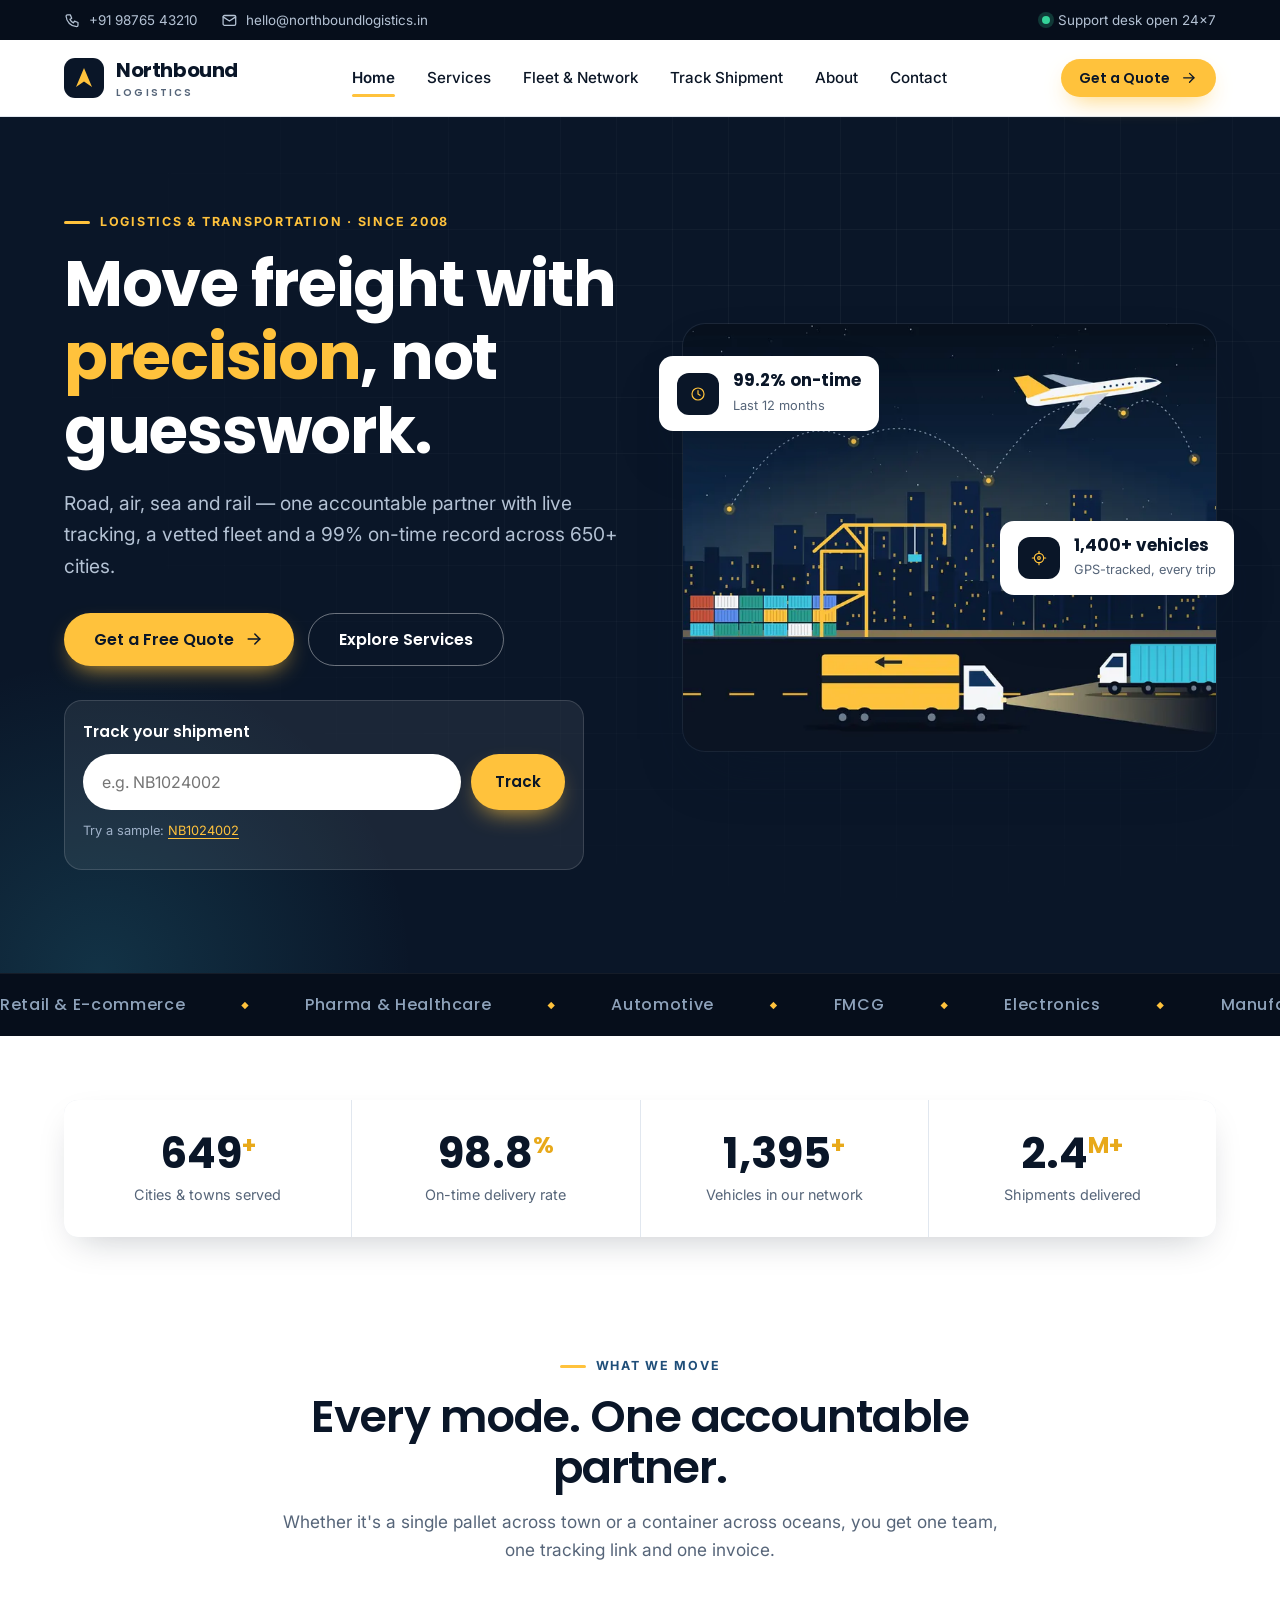
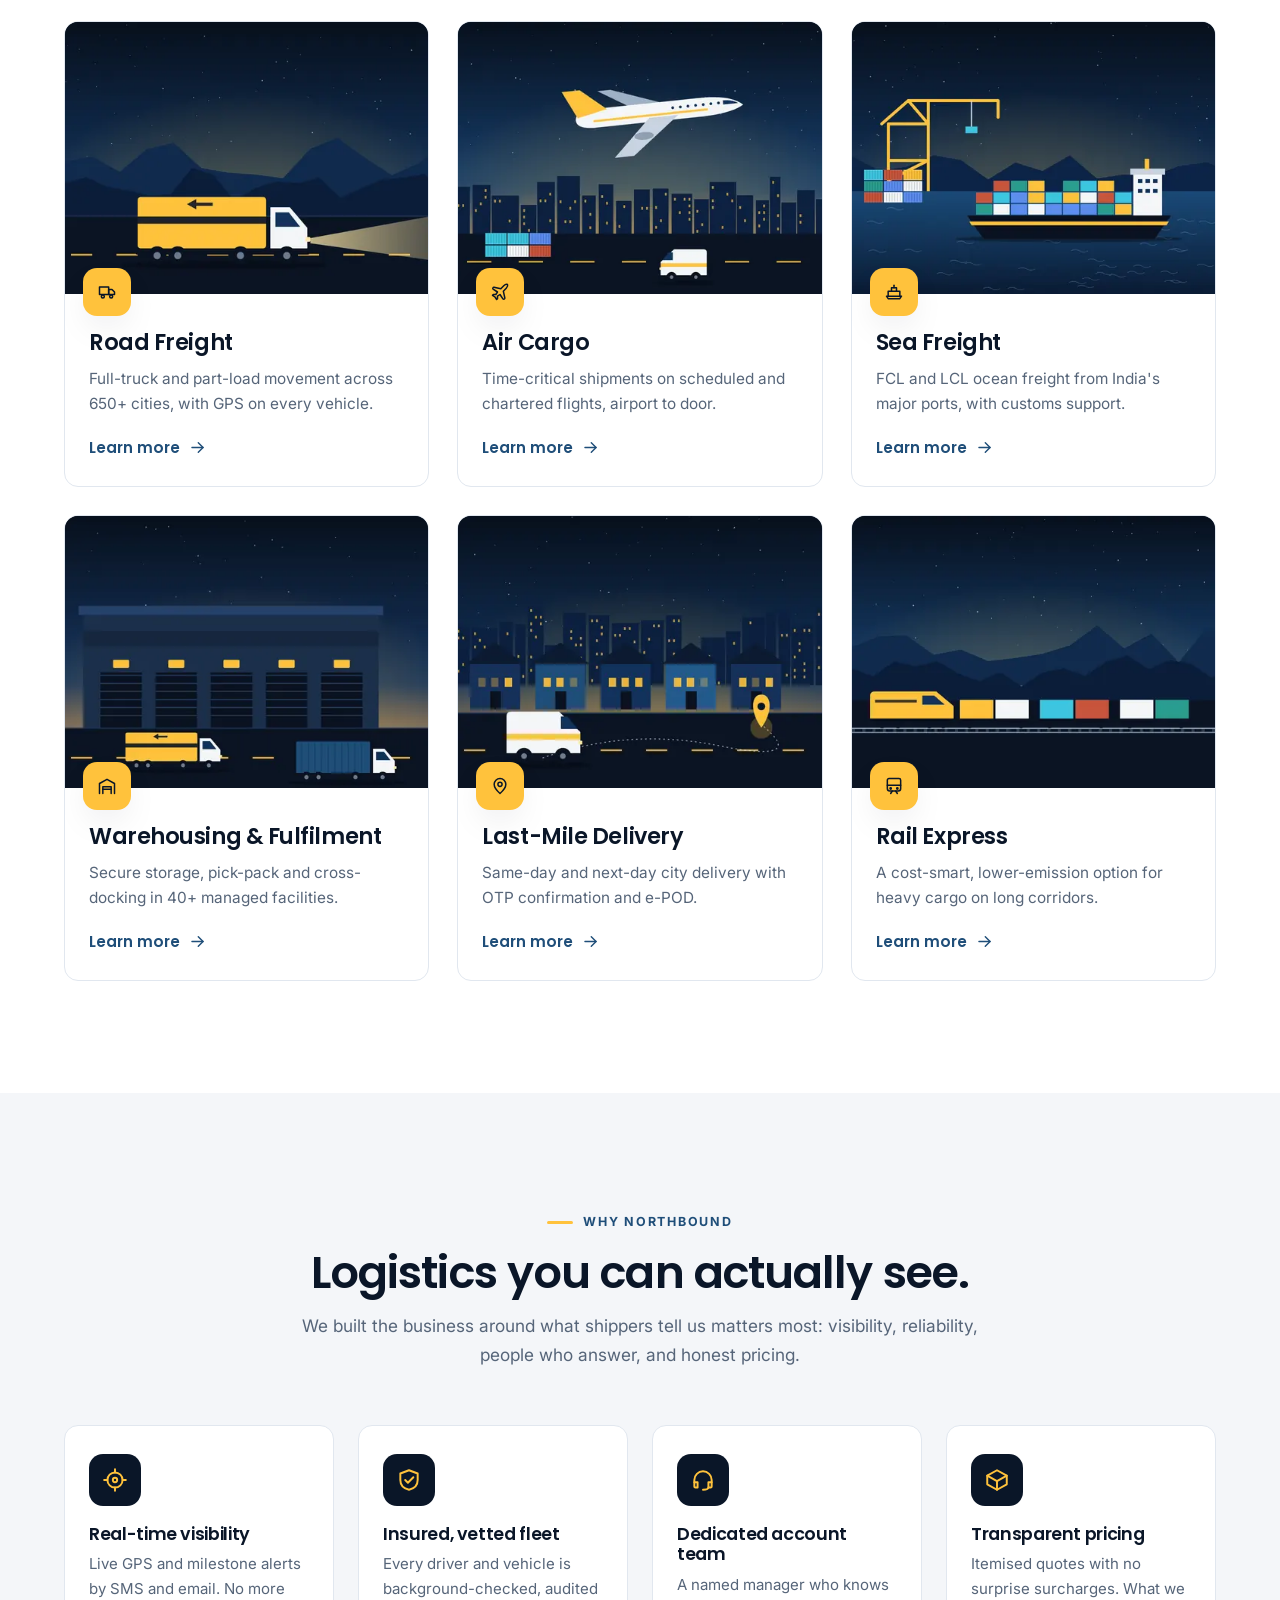
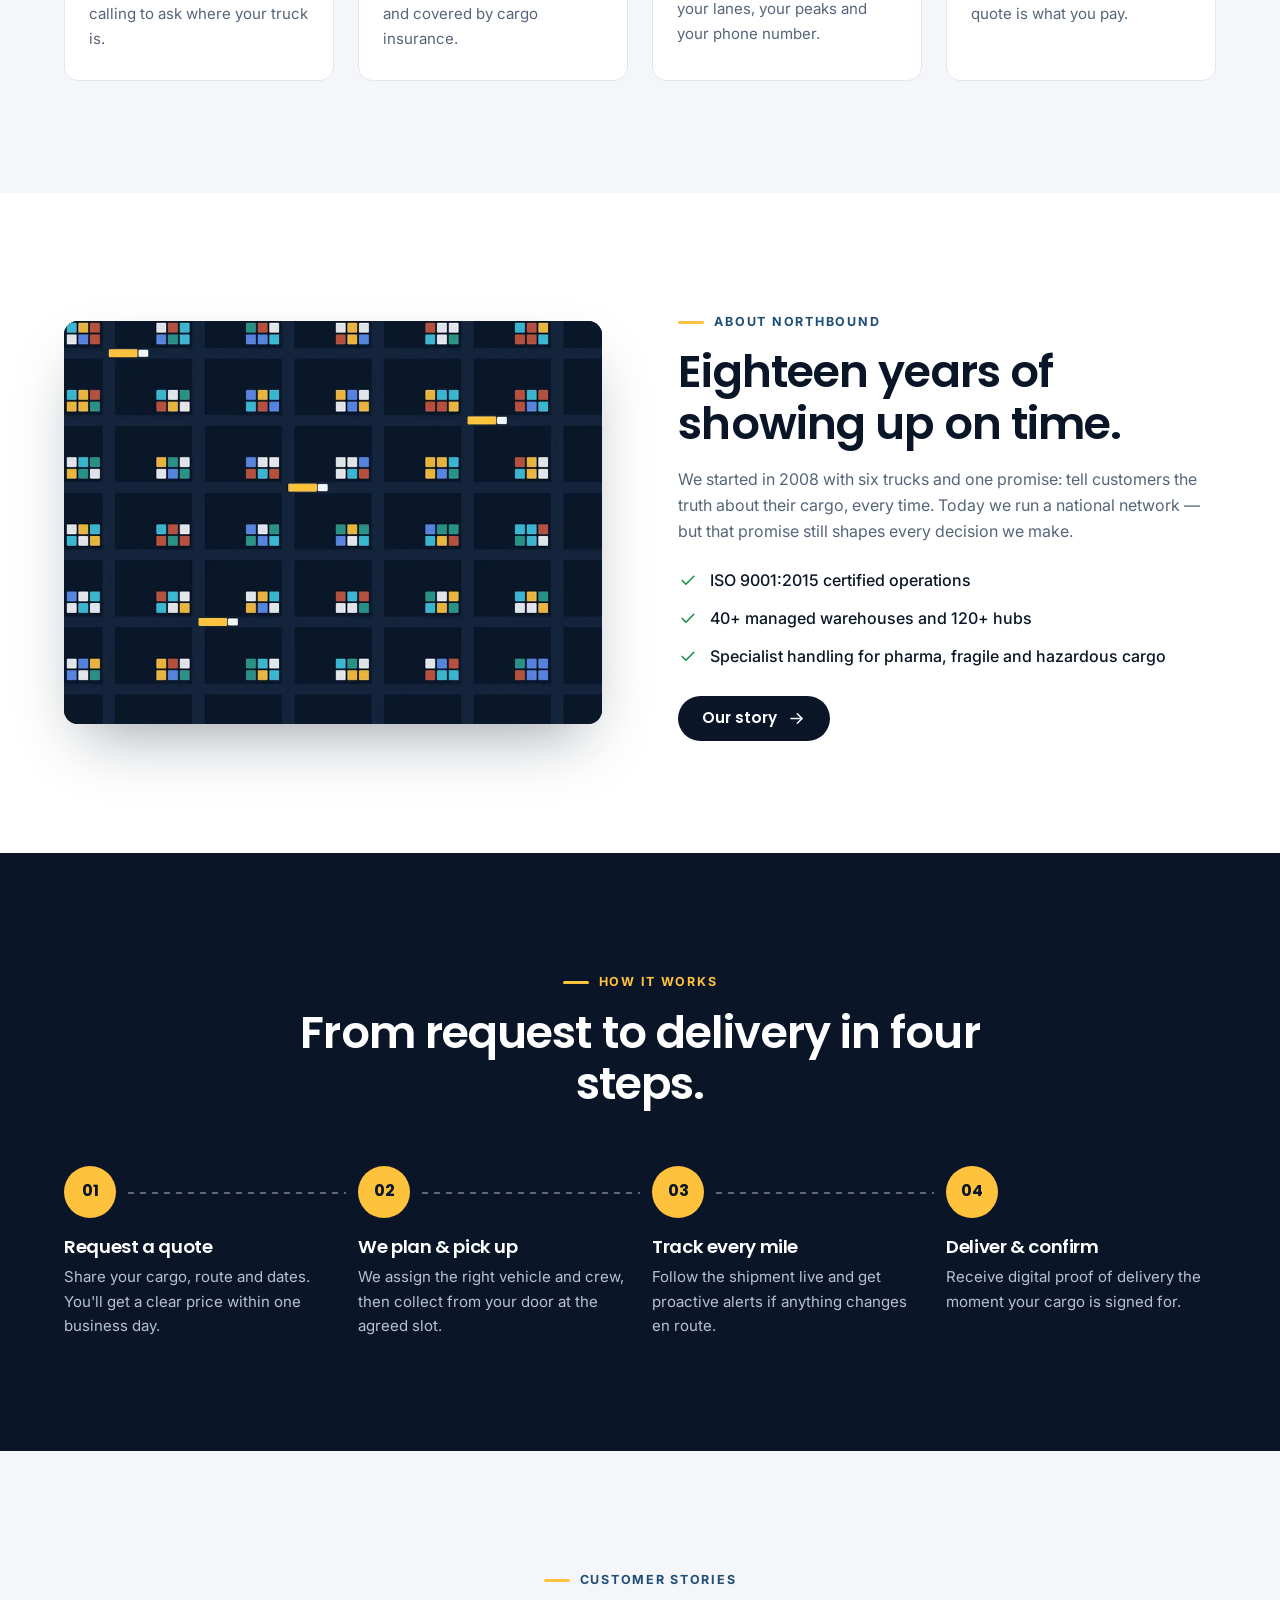
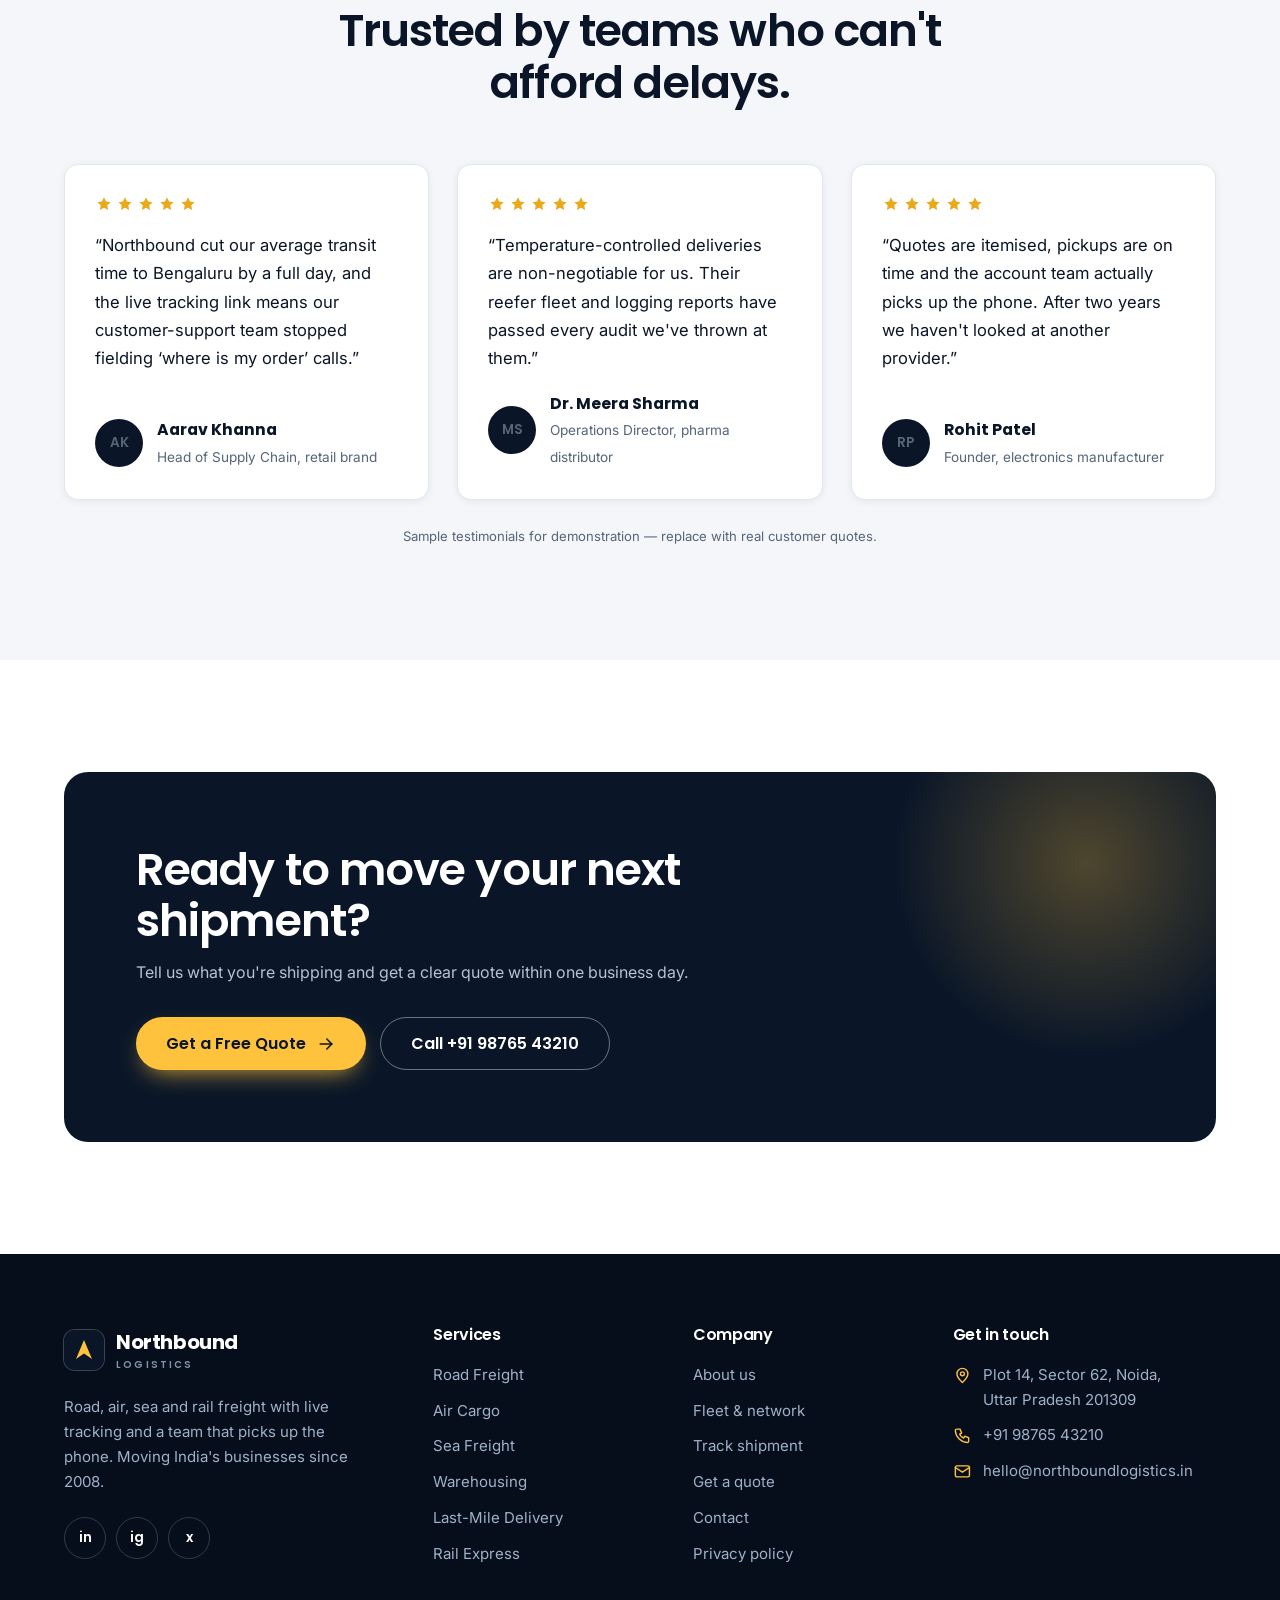
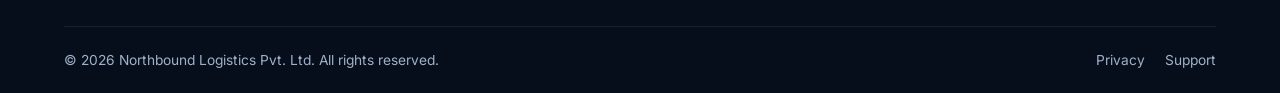
<file: index.html>
<!DOCTYPE html>
<html lang="en">
<head>
<meta charset="utf-8">
<meta name="viewport" content="width=device-width, initial-scale=1">
<title>Northbound Logistics — Freight &amp; Transportation Across India</title>
<meta name="description" content="Road, air, sea and rail freight with live tracking, warehousing and last-mile delivery across 650+ cities. Get a free quote today.">
<meta name="theme-color" content="#0A1628">
<link rel="canonical" href="https://sahil080805.github.io/northbound-logistics/">
<meta property="og:type" content="website"><meta property="og:site_name" content="Northbound Logistics">
<meta property="og:title" content="Northbound Logistics — Freight &amp; Transportation Across India"><meta property="og:description" content="Road, air, sea and rail freight with live tracking, warehousing and last-mile delivery across 650+ cities. Get a free quote today.">
<link rel="icon" href="assets/icons/favicon.svg" type="image/svg+xml">
<link rel="preconnect" href="https://fonts.googleapis.com"><link rel="preconnect" href="https://fonts.gstatic.com" crossorigin>
<link href="https://fonts.googleapis.com/css2?family=Inter:wght@400;500;600&family=Poppins:wght@500;600;700&display=swap" rel="stylesheet">
<link rel="stylesheet" href="css/styles.css">
<script>document.documentElement.classList.add('js')</script>
<link rel="preload" as="image" type="image/webp" imagesrcset="assets/img/hero-480.webp 480w, assets/img/hero-800.webp 800w, assets/img/hero-1200.webp 1200w, assets/img/hero-1600.webp 1600w" imagesizes="(min-width: 980px) 560px, 92vw">
<script type="application/ld+json">{"@context":"https://schema.org","@type":"MovingCompany","name":"Northbound Logistics","description":"Road, air, sea and rail freight, warehousing and last-mile delivery across India.","telephone":"+91 98765 43210","email":"hello@northboundlogistics.in","address":{"@type":"PostalAddress","streetAddress":"Plot 14, Sector 62","addressLocality":"Noida","addressRegion":"Uttar Pradesh","postalCode":"201309","addressCountry":"IN"},"areaServed":"IN"}</script>
</head>
<body data-page="home">
<svg xmlns="http://www.w3.org/2000/svg" style="display:none" aria-hidden="true"><symbol id="i-truck" viewBox="0 0 24 24"><path d="M3 6h11v9H3z"/><path d="M14 9h4l3 3v3h-7z"/><circle cx="7" cy="17.5" r="1.8"/><circle cx="17" cy="17.5" r="1.8"/></symbol><symbol id="i-plane" viewBox="0 0 24 24"><path d="M17.8 19.2 16 11l3.5-3.5C21 6 21.5 4 21 3c-1-.5-3 0-4.5 1.5L13 8 4.8 6.2c-.5-.1-.9.1-1.1.5l-.3.5c-.2.5-.1 1 .3 1.3L9 12l-2 3H4l-1 1 3 2 2 3 1-1v-3l3-2 3.5 5.3c.3.4.8.5 1.3.3l.5-.2c.4-.3.6-.7.5-1.2z"/></symbol><symbol id="i-ship" viewBox="0 0 24 24"><path d="M3 17l2 3h14l2-3z"/><path d="M5 17v-6h14v6"/><path d="M9 11V7h6v4"/><path d="M12 7V4"/></symbol><symbol id="i-warehouse" viewBox="0 0 24 24"><path d="M3 21V9l9-5 9 5v12"/><path d="M7 21v-8h10v8"/><path d="M7 16h10"/></symbol><symbol id="i-pin" viewBox="0 0 24 24"><path d="M12 21s7-6 7-11a7 7 0 1 0-14 0c0 5 7 11 7 11z"/><circle cx="12" cy="10" r="2.5"/></symbol><symbol id="i-train" viewBox="0 0 24 24"><path d="M6 3h12a2 2 0 0 1 2 2v10a3 3 0 0 1-3 3H7a3 3 0 0 1-3-3V5a2 2 0 0 1 2-2z"/><path d="M4 11h16"/><path d="M8 21l2-3"/><path d="M16 21l-2-3"/><circle cx="8" cy="15" r=".8"/><circle cx="16" cy="15" r=".8"/></symbol><symbol id="i-shield" viewBox="0 0 24 24"><path d="M12 3l8 3v6c0 5-3.5 8-8 9-4.5-1-8-4-8-9V6z"/><path d="M8.5 12l2.5 2.5L16 9.5"/></symbol><symbol id="i-clock" viewBox="0 0 24 24"><circle cx="12" cy="12" r="9"/><path d="M12 7v5l3 2"/></symbol><symbol id="i-phone" viewBox="0 0 24 24"><path d="M5 4h4l2 5-2.5 1.5a11 11 0 0 0 5 5L15 13l5 2v4a2 2 0 0 1-2 2A16 16 0 0 1 3 6a2 2 0 0 1 2-2z"/></symbol><symbol id="i-mail" viewBox="0 0 24 24"><rect x="3" y="5" width="18" height="14" rx="2"/><path d="M3 7l9 6 9-6"/></symbol><symbol id="i-check" viewBox="0 0 24 24"><path d="M5 12.5l4.5 4.5L19 7.5"/></symbol><symbol id="i-arrow" viewBox="0 0 24 24"><path d="M5 12h14"/><path d="M13 6l6 6-6 6"/></symbol><symbol id="i-menu" viewBox="0 0 24 24"><path d="M4 7h16M4 12h16M4 17h16"/></symbol><symbol id="i-close" viewBox="0 0 24 24"><path d="M6 6l12 12M18 6L6 18"/></symbol><symbol id="i-box" viewBox="0 0 24 24"><path d="M3 8l9-5 9 5v8l-9 5-9-5z"/><path d="M3 8l9 5 9-5"/><path d="M12 13v8"/></symbol><symbol id="i-thermo" viewBox="0 0 24 24"><path d="M10 14V5a2 2 0 1 1 4 0v9a4 4 0 1 1-4 0z"/></symbol><symbol id="i-gps" viewBox="0 0 24 24"><circle cx="12" cy="12" r="7"/><circle cx="12" cy="12" r="2"/><path d="M12 2v3M12 19v3M2 12h3M19 12h3"/></symbol><symbol id="i-headset" viewBox="0 0 24 24"><path d="M4 14v-2a8 8 0 0 1 16 0v2"/><path d="M4 14h3v5H5a1 1 0 0 1-1-1z"/><path d="M20 14h-3v5h2a1 1 0 0 0 1-1z"/><path d="M17 19c0 1.5-2 2-5 2"/></symbol><symbol id="i-star" viewBox="0 0 24 24"><path d="M12 3l2.7 5.6 6.1.9-4.4 4.3 1 6.1L12 17l-5.4 2.9 1-6.1L3.2 9.5l6.1-.9z"/></symbol><symbol id="i-chevron" viewBox="0 0 24 24"><path d="M6 9l6 6 6-6"/></symbol><symbol id="i-globe" viewBox="0 0 24 24"><circle cx="12" cy="12" r="9"/><path d="M3 12h18"/><path d="M12 3c3 3 3 15 0 18"/><path d="M12 3c-3 3-3 15 0 18"/></symbol><symbol id="i-leaf" viewBox="0 0 24 24"><path d="M5 19c0-9 5-14 15-14 0 10-5 15-14 15"/><path d="M5 19l8-8"/></symbol><symbol id="i-eye" viewBox="0 0 24 24"><path d="M2 12s3.5-7 10-7 10 7 10 7-3.5 7-10 7S2 12 2 12z"/><circle cx="12" cy="12" r="3"/></symbol><symbol id="i-route" viewBox="0 0 24 24"><circle cx="6" cy="18" r="2.5"/><circle cx="18" cy="6" r="2.5"/><path d="M8.5 18H15a3 3 0 0 0 0-6H9a3 3 0 0 1 0-6h6.5"/></symbol></svg>
<a class="skip-link" href="#main">Skip to content</a>
<div class="topbar"><div class="container">
  <div class="topbar__group"><a href="tel:+919876543210"><svg class="icon" aria-hidden="true"><use href="#i-phone"/></svg> +91 98765 43210</a><a class="hide-md" href="mailto:hello@northboundlogistics.in"><svg class="icon" aria-hidden="true"><use href="#i-mail"/></svg> hello@northboundlogistics.in</a></div>
  <div class="topbar__group"><span class="live">Support desk open 24&times;7</span></div>
</div></div>
<header class="site-header"><div class="container nav-wrap">
  <a class="brand" href="index.html" aria-label="Northbound Logistics — home"><svg class="brand__mark" viewBox="0 0 40 40" aria-hidden="true"><rect width="40" height="40" rx="11" fill="#0A1628"/><path d="M12 29 L20 10 L28 29 L20 23.5 Z" fill="#FFC23C"/></svg><span>Northbound<small>Logistics</small></span></a>
  <nav class="nav" id="site-nav" aria-label="Main"><a class="nav__link" data-page="home" href="index.html">Home</a><a class="nav__link" data-page="services" href="services.html">Services</a><a class="nav__link" data-page="fleet" href="fleet.html">Fleet &amp; Network</a><a class="nav__link" data-page="tracking" href="tracking.html">Track Shipment</a><a class="nav__link" data-page="about" href="about.html">About</a><a class="nav__link" data-page="contact" href="contact.html">Contact</a><a class="btn btn--primary mobile-cta" href="quote.html">Get a Quote <svg class="icon icon--arrow" aria-hidden="true"><use href="#i-arrow"/></svg></a></nav>
  <a class="btn btn--primary btn--sm" href="quote.html">Get a Quote <svg class="icon icon--arrow" aria-hidden="true"><use href="#i-arrow"/></svg></a>
  <button class="nav-toggle" type="button" aria-label="Open menu" aria-expanded="false" aria-controls="site-nav"><svg class="icon icon--open" aria-hidden="true"><use href="#i-menu"/></svg><svg class="icon icon--close" aria-hidden="true"><use href="#i-close"/></svg></button>
</div></header>
<main id="main">

<section class="hero"><div class="container hero__grid">
  <div>
    <p class="eyebrow">Logistics &amp; transportation &middot; Since 2008</p>
    <h1>Move freight with <em>precision</em>, not guesswork.</h1>
    <p class="hero__lede">Road, air, sea and rail &mdash; one accountable partner with live tracking, a vetted fleet and a 99% on-time record across 650+ cities.</p>
    <div class="hero__actions"><a class="btn btn--primary btn--lg" href="quote.html">Get a Free Quote <svg class="icon icon--arrow" aria-hidden="true"><use href="#i-arrow"/></svg></a><a class="btn btn--outline-light btn--lg" href="services.html">Explore Services</a></div>
    <form class="track-box" id="quick-track" novalidate>
      <label for="quick-id">Track your shipment</label>
      <div class="track-box__row"><input id="quick-id" name="id" type="text" inputmode="text" autocomplete="off" placeholder="e.g. NB1024002" aria-describedby="qt-help"><button class="btn btn--primary" type="submit">Track</button></div>
      <small id="qt-help">Try a sample: <a href="tracking.html?id=NB1024002">NB1024002</a></small>
      <small class="qt-error" role="alert" style="color:#ff9b9b"></small>
    </form>
  </div>
  <div class="hero__media">
    <div class="hero__img"><picture><source type="image/webp" srcset="assets/img/hero-480.webp 480w, assets/img/hero-800.webp 800w, assets/img/hero-1200.webp 1200w, assets/img/hero-1600.webp 1600w" sizes="(min-width: 980px) 560px, 92vw"><img src="assets/img/hero-1600.jpg" srcset="assets/img/hero-480.jpg 480w, assets/img/hero-800.jpg 800w, assets/img/hero-1200.jpg 1200w, assets/img/hero-1600.jpg 1600w" sizes="(min-width: 980px) 560px, 92vw" width="1600" height="1200" alt="Illustration of freight trucks, a cargo plane and a container port at night, linked by a glowing route network" loading="eager" fetchpriority="high" decoding="async"></picture></div>
    <div class="float-card float-card--b"><span class="badge-ico"><svg class="icon" aria-hidden="true"><use href="#i-clock"/></svg></span><div><strong>99.2% on-time</strong><span>Last 12 months</span></div></div>
    <div class="float-card float-card--a"><span class="badge-ico"><svg class="icon" aria-hidden="true"><use href="#i-gps"/></svg></span><div><strong>1,400+ vehicles</strong><span>GPS-tracked, every trip</span></div></div>
  </div>
</div></section>
<div class="ticker" aria-label="Industries we serve"><div class="ticker__track"><span>Retail &amp; E-commerce</span><span>Pharma &amp; Healthcare</span><span>Automotive</span><span>FMCG</span><span>Electronics</span><span>Manufacturing</span><span>Agri &amp; Food</span><span>Fashion &amp; Apparel</span><span>Retail &amp; E-commerce</span><span>Pharma &amp; Healthcare</span><span>Automotive</span><span>FMCG</span><span>Electronics</span><span>Manufacturing</span><span>Agri &amp; Food</span><span>Fashion &amp; Apparel</span></div></div>

<section class="container stats-wrap" aria-label="Key figures"><div class="stats reveal">
  <div class="stat"><strong data-count="650" data-suffix="+">650<sup>+</sup></strong><span>Cities &amp; towns served</span></div>
  <div class="stat"><strong data-count="99.2" data-decimals="1" data-suffix="%">99.2<sup>%</sup></strong><span>On-time delivery rate</span></div>
  <div class="stat"><strong data-count="1400" data-suffix="+">1,400<sup>+</sup></strong><span>Vehicles in our network</span></div>
  <div class="stat"><strong data-count="2.4" data-decimals="1" data-suffix="M+">2.4<sup>M+</sup></strong><span>Shipments delivered</span></div>
</div></section>

<section class="section"><div class="container">
  <div class="section-head center reveal"><span class="eyebrow">What we move</span><h2>Every mode. One accountable partner.</h2><p>Whether it's a single pallet across town or a container across oceans, you get one team, one tracking link and one invoice.</p></div>
  <div class="cards"><article class="card reveal" style="--d:0.0s">
  <div class="card__media"><picture><source type="image/webp" srcset="assets/img/road-480.webp 480w, assets/img/road-800.webp 800w, assets/img/road-1200.webp 1200w" sizes="(min-width: 980px) 380px, (min-width: 680px) 45vw, 92vw"><img src="assets/img/road-1200.jpg" srcset="assets/img/road-480.jpg 480w, assets/img/road-800.jpg 800w, assets/img/road-1200.jpg 1200w" sizes="(min-width: 980px) 380px, (min-width: 680px) 45vw, 92vw" width="1200" height="900" alt="Road Freight illustration" loading="lazy" decoding="async"></picture><span class="card__icon"><svg class="icon" aria-hidden="true"><use href="#i-truck"/></svg></span></div>
  <div class="card__body"><h3>Road Freight</h3><p>Full-truck and part-load movement across 650+ cities, with GPS on every vehicle.</p><a class="link-arrow" href="services.html#road">Learn more <svg class="icon" aria-hidden="true"><use href="#i-arrow"/></svg></a></div></article><article class="card reveal" style="--d:0.08s">
  <div class="card__media"><picture><source type="image/webp" srcset="assets/img/air-480.webp 480w, assets/img/air-800.webp 800w, assets/img/air-1200.webp 1200w" sizes="(min-width: 980px) 380px, (min-width: 680px) 45vw, 92vw"><img src="assets/img/air-1200.jpg" srcset="assets/img/air-480.jpg 480w, assets/img/air-800.jpg 800w, assets/img/air-1200.jpg 1200w" sizes="(min-width: 980px) 380px, (min-width: 680px) 45vw, 92vw" width="1200" height="900" alt="Air Cargo illustration" loading="lazy" decoding="async"></picture><span class="card__icon"><svg class="icon" aria-hidden="true"><use href="#i-plane"/></svg></span></div>
  <div class="card__body"><h3>Air Cargo</h3><p>Time-critical shipments on scheduled and chartered flights, airport to door.</p><a class="link-arrow" href="services.html#air">Learn more <svg class="icon" aria-hidden="true"><use href="#i-arrow"/></svg></a></div></article><article class="card reveal" style="--d:0.16s">
  <div class="card__media"><picture><source type="image/webp" srcset="assets/img/sea-480.webp 480w, assets/img/sea-800.webp 800w, assets/img/sea-1200.webp 1200w" sizes="(min-width: 980px) 380px, (min-width: 680px) 45vw, 92vw"><img src="assets/img/sea-1200.jpg" srcset="assets/img/sea-480.jpg 480w, assets/img/sea-800.jpg 800w, assets/img/sea-1200.jpg 1200w" sizes="(min-width: 980px) 380px, (min-width: 680px) 45vw, 92vw" width="1200" height="900" alt="Sea Freight illustration" loading="lazy" decoding="async"></picture><span class="card__icon"><svg class="icon" aria-hidden="true"><use href="#i-ship"/></svg></span></div>
  <div class="card__body"><h3>Sea Freight</h3><p>FCL and LCL ocean freight from India's major ports, with customs support.</p><a class="link-arrow" href="services.html#sea">Learn more <svg class="icon" aria-hidden="true"><use href="#i-arrow"/></svg></a></div></article><article class="card reveal" style="--d:0.0s">
  <div class="card__media"><picture><source type="image/webp" srcset="assets/img/warehouse-480.webp 480w, assets/img/warehouse-800.webp 800w, assets/img/warehouse-1200.webp 1200w" sizes="(min-width: 980px) 380px, (min-width: 680px) 45vw, 92vw"><img src="assets/img/warehouse-1200.jpg" srcset="assets/img/warehouse-480.jpg 480w, assets/img/warehouse-800.jpg 800w, assets/img/warehouse-1200.jpg 1200w" sizes="(min-width: 980px) 380px, (min-width: 680px) 45vw, 92vw" width="1200" height="900" alt="Warehousing & Fulfilment illustration" loading="lazy" decoding="async"></picture><span class="card__icon"><svg class="icon" aria-hidden="true"><use href="#i-warehouse"/></svg></span></div>
  <div class="card__body"><h3>Warehousing & Fulfilment</h3><p>Secure storage, pick-pack and cross-docking in 40+ managed facilities.</p><a class="link-arrow" href="services.html#warehousing">Learn more <svg class="icon" aria-hidden="true"><use href="#i-arrow"/></svg></a></div></article><article class="card reveal" style="--d:0.08s">
  <div class="card__media"><picture><source type="image/webp" srcset="assets/img/lastmile-480.webp 480w, assets/img/lastmile-800.webp 800w, assets/img/lastmile-1200.webp 1200w" sizes="(min-width: 980px) 380px, (min-width: 680px) 45vw, 92vw"><img src="assets/img/lastmile-1200.jpg" srcset="assets/img/lastmile-480.jpg 480w, assets/img/lastmile-800.jpg 800w, assets/img/lastmile-1200.jpg 1200w" sizes="(min-width: 980px) 380px, (min-width: 680px) 45vw, 92vw" width="1200" height="900" alt="Last-Mile Delivery illustration" loading="lazy" decoding="async"></picture><span class="card__icon"><svg class="icon" aria-hidden="true"><use href="#i-pin"/></svg></span></div>
  <div class="card__body"><h3>Last-Mile Delivery</h3><p>Same-day and next-day city delivery with OTP confirmation and e-POD.</p><a class="link-arrow" href="services.html#lastmile">Learn more <svg class="icon" aria-hidden="true"><use href="#i-arrow"/></svg></a></div></article><article class="card reveal" style="--d:0.16s">
  <div class="card__media"><picture><source type="image/webp" srcset="assets/img/rail-480.webp 480w, assets/img/rail-800.webp 800w, assets/img/rail-1200.webp 1200w" sizes="(min-width: 980px) 380px, (min-width: 680px) 45vw, 92vw"><img src="assets/img/rail-1200.jpg" srcset="assets/img/rail-480.jpg 480w, assets/img/rail-800.jpg 800w, assets/img/rail-1200.jpg 1200w" sizes="(min-width: 980px) 380px, (min-width: 680px) 45vw, 92vw" width="1200" height="900" alt="Rail Express illustration" loading="lazy" decoding="async"></picture><span class="card__icon"><svg class="icon" aria-hidden="true"><use href="#i-train"/></svg></span></div>
  <div class="card__body"><h3>Rail Express</h3><p>A cost-smart, lower-emission option for heavy cargo on long corridors.</p><a class="link-arrow" href="services.html#rail">Learn more <svg class="icon" aria-hidden="true"><use href="#i-arrow"/></svg></a></div></article></div>
</div></section>

<section class="section section--alt"><div class="container">
  <div class="section-head center reveal"><span class="eyebrow">Why Northbound</span><h2>Logistics you can actually see.</h2><p>We built the business around what shippers tell us matters most: visibility, reliability, people who answer, and honest pricing.</p></div>
  <div class="features">
    <div class="feature reveal"><span class="feature__icon"><svg class="icon" aria-hidden="true"><use href="#i-gps"/></svg></span><h3>Real-time visibility</h3><p>Live GPS and milestone alerts by SMS and email. No more calling to ask where your truck is.</p></div>
    <div class="feature reveal" style="--d:.08s"><span class="feature__icon"><svg class="icon" aria-hidden="true"><use href="#i-shield"/></svg></span><h3>Insured, vetted fleet</h3><p>Every driver and vehicle is background-checked, audited and covered by cargo insurance.</p></div>
    <div class="feature reveal" style="--d:.16s"><span class="feature__icon"><svg class="icon" aria-hidden="true"><use href="#i-headset"/></svg></span><h3>Dedicated account team</h3><p>A named manager who knows your lanes, your peaks and your phone number.</p></div>
    <div class="feature reveal" style="--d:.24s"><span class="feature__icon"><svg class="icon" aria-hidden="true"><use href="#i-box"/></svg></span><h3>Transparent pricing</h3><p>Itemised quotes with no surprise surcharges. What we quote is what you pay.</p></div>
  </div>
</div></section>

<section class="section"><div class="container split">
  <div class="split__media reveal"><picture><source type="image/webp" srcset="assets/img/about-480.webp 480w, assets/img/about-800.webp 800w, assets/img/about-1200.webp 1200w" sizes="(min-width: 980px) 560px, 92vw"><img src="assets/img/about-1200.jpg" srcset="assets/img/about-480.jpg 480w, assets/img/about-800.jpg 800w, assets/img/about-1200.jpg 1200w" sizes="(min-width: 980px) 560px, 92vw" width="1200" height="900" alt="Aerial view of a container yard with colour-coded containers and trucks" loading="lazy" decoding="async"></picture></div>
  <div class="split__body reveal"><span class="eyebrow">About Northbound</span><h2>Eighteen years of showing up on time.</h2>
    <p>We started in 2008 with six trucks and one promise: tell customers the truth about their cargo, every time. Today we run a national network &mdash; but that promise still shapes every decision we make.</p>
    <ul class="checklist"><li><svg class="icon" aria-hidden="true"><use href="#i-check"/></svg><span>ISO 9001:2015 certified operations</span></li><li><svg class="icon" aria-hidden="true"><use href="#i-check"/></svg><span>40+ managed warehouses and 120+ hubs</span></li><li><svg class="icon" aria-hidden="true"><use href="#i-check"/></svg><span>Specialist handling for pharma, fragile and hazardous cargo</span></li></ul>
    <p style="margin-top:26px"><a class="btn btn--dark" href="about.html">Our story <svg class="icon icon--arrow" aria-hidden="true"><use href="#i-arrow"/></svg></a></p></div>
</div></section>

<section class="section section--dark"><div class="container">
  <div class="section-head center reveal"><span class="eyebrow">How it works</span><h2>From request to delivery in four steps.</h2></div>
  <div class="steps">
    <div class="step reveal"><h3>Request a quote</h3><p>Share your cargo, route and dates. You'll get a clear price within one business day.</p></div>
    <div class="step reveal" style="--d:.1s"><h3>We plan &amp; pick up</h3><p>We assign the right vehicle and crew, then collect from your door at the agreed slot.</p></div>
    <div class="step reveal" style="--d:.2s"><h3>Track every mile</h3><p>Follow the shipment live and get proactive alerts if anything changes en route.</p></div>
    <div class="step reveal" style="--d:.3s"><h3>Deliver &amp; confirm</h3><p>Receive digital proof of delivery the moment your cargo is signed for.</p></div>
  </div>
</div></section>

<section class="section section--alt"><div class="container">
  <div class="section-head center reveal"><span class="eyebrow">Customer stories</span><h2>Trusted by teams who can't afford delays.</h2></div>
  <div class="cards">
    <figure class="quote-card reveal"><div class="stars" role="img" aria-label="5 out of 5 stars"><svg class="icon icon--fill" aria-hidden="true"><use href="#i-star"/></svg><svg class="icon icon--fill" aria-hidden="true"><use href="#i-star"/></svg><svg class="icon icon--fill" aria-hidden="true"><use href="#i-star"/></svg><svg class="icon icon--fill" aria-hidden="true"><use href="#i-star"/></svg><svg class="icon icon--fill" aria-hidden="true"><use href="#i-star"/></svg></div><blockquote>&ldquo;Northbound cut our average transit time to Bengaluru by a full day, and the live tracking link means our customer-support team stopped fielding &lsquo;where is my order&rsquo; calls.&rdquo;</blockquote><figcaption class="person"><span class="avatar">AK</span><div><strong>Aarav Khanna</strong><span>Head of Supply Chain, retail brand</span></div></figcaption></figure>
    <figure class="quote-card reveal" style="--d:.1s"><div class="stars" role="img" aria-label="5 out of 5 stars"><svg class="icon icon--fill" aria-hidden="true"><use href="#i-star"/></svg><svg class="icon icon--fill" aria-hidden="true"><use href="#i-star"/></svg><svg class="icon icon--fill" aria-hidden="true"><use href="#i-star"/></svg><svg class="icon icon--fill" aria-hidden="true"><use href="#i-star"/></svg><svg class="icon icon--fill" aria-hidden="true"><use href="#i-star"/></svg></div><blockquote>&ldquo;Temperature-controlled deliveries are non-negotiable for us. Their reefer fleet and logging reports have passed every audit we've thrown at them.&rdquo;</blockquote><figcaption class="person"><span class="avatar">MS</span><div><strong>Dr. Meera Sharma</strong><span>Operations Director, pharma distributor</span></div></figcaption></figure>
    <figure class="quote-card reveal" style="--d:.2s"><div class="stars" role="img" aria-label="5 out of 5 stars"><svg class="icon icon--fill" aria-hidden="true"><use href="#i-star"/></svg><svg class="icon icon--fill" aria-hidden="true"><use href="#i-star"/></svg><svg class="icon icon--fill" aria-hidden="true"><use href="#i-star"/></svg><svg class="icon icon--fill" aria-hidden="true"><use href="#i-star"/></svg><svg class="icon icon--fill" aria-hidden="true"><use href="#i-star"/></svg></div><blockquote>&ldquo;Quotes are itemised, pickups are on time and the account team actually picks up the phone. After two years we haven't looked at another provider.&rdquo;</blockquote><figcaption class="person"><span class="avatar">RP</span><div><strong>Rohit Patel</strong><span>Founder, electronics manufacturer</span></div></figcaption></figure>
  </div>
  <p style="text-align:center;margin:26px auto 0;font-size:.82rem">Sample testimonials for demonstration &mdash; replace with real customer quotes.</p>
</div></section>
<section class="section"><div class="container reveal"><div class="cta-band"><div><h2>Ready to move your next shipment?</h2><p>Tell us what you're shipping and get a clear quote within one business day.</p></div>
<div class="cta-band__actions"><a class="btn btn--primary btn--lg" href="quote.html">Get a Free Quote <svg class="icon icon--arrow" aria-hidden="true"><use href="#i-arrow"/></svg></a><a class="btn btn--outline-light btn--lg" href="tel:+919876543210">Call +91 98765 43210</a></div></div></div></section>
</main>
<footer class="site-footer"><div class="container">
  <div class="footer-grid">
    <div><a class="brand" href="index.html"><svg class="brand__mark" viewBox="0 0 40 40" aria-hidden="true"><rect width="40" height="40" rx="11" fill="#0A1628"/><path d="M12 29 L20 10 L28 29 L20 23.5 Z" fill="#FFC23C"/></svg><span>Northbound<small>Logistics</small></span></a>
      <p>Road, air, sea and rail freight with live tracking and a team that picks up the phone. Moving India's businesses since 2008.</p>
      <div class="social"><a href="https://www.linkedin.com/" rel="noopener" target="_blank" aria-label="LinkedIn">in</a><a href="https://www.instagram.com/" rel="noopener" target="_blank" aria-label="Instagram">ig</a><a href="https://x.com/" rel="noopener" target="_blank" aria-label="X (Twitter)">x</a></div></div>
    <div><h4>Services</h4><ul>
      <li><a href="services.html#road">Road Freight</a></li><li><a href="services.html#air">Air Cargo</a></li><li><a href="services.html#sea">Sea Freight</a></li>
      <li><a href="services.html#warehousing">Warehousing</a></li><li><a href="services.html#lastmile">Last-Mile Delivery</a></li><li><a href="services.html#rail">Rail Express</a></li></ul></div>
    <div><h4>Company</h4><ul>
      <li><a href="about.html">About us</a></li><li><a href="fleet.html">Fleet &amp; network</a></li><li><a href="tracking.html">Track shipment</a></li>
      <li><a href="quote.html">Get a quote</a></li><li><a href="contact.html">Contact</a></li><li><a href="privacy.html">Privacy policy</a></li></ul></div>
    <div><h4>Get in touch</h4><ul class="footer-contact">
      <li><svg class="icon" aria-hidden="true"><use href="#i-pin"/></svg><span>Plot 14, Sector 62, Noida,<br>Uttar Pradesh 201309</span></li>
      <li><svg class="icon" aria-hidden="true"><use href="#i-phone"/></svg><a href="tel:+919876543210">+91 98765 43210</a></li>
      <li><svg class="icon" aria-hidden="true"><use href="#i-mail"/></svg><a href="mailto:hello@northboundlogistics.in">hello@northboundlogistics.in</a></li></ul></div>
  </div>
  <div class="footer-bottom"><span>&copy; <span class="js-year">2026</span> Northbound Logistics Pvt. Ltd. All rights reserved.</span><nav aria-label="Legal"><a href="privacy.html">Privacy</a><a href="contact.html">Support</a></nav></div>
</div></footer>
<script src="js/config.js" defer></script><script src="js/main.js" defer></script>
</body>
</html>
</file>
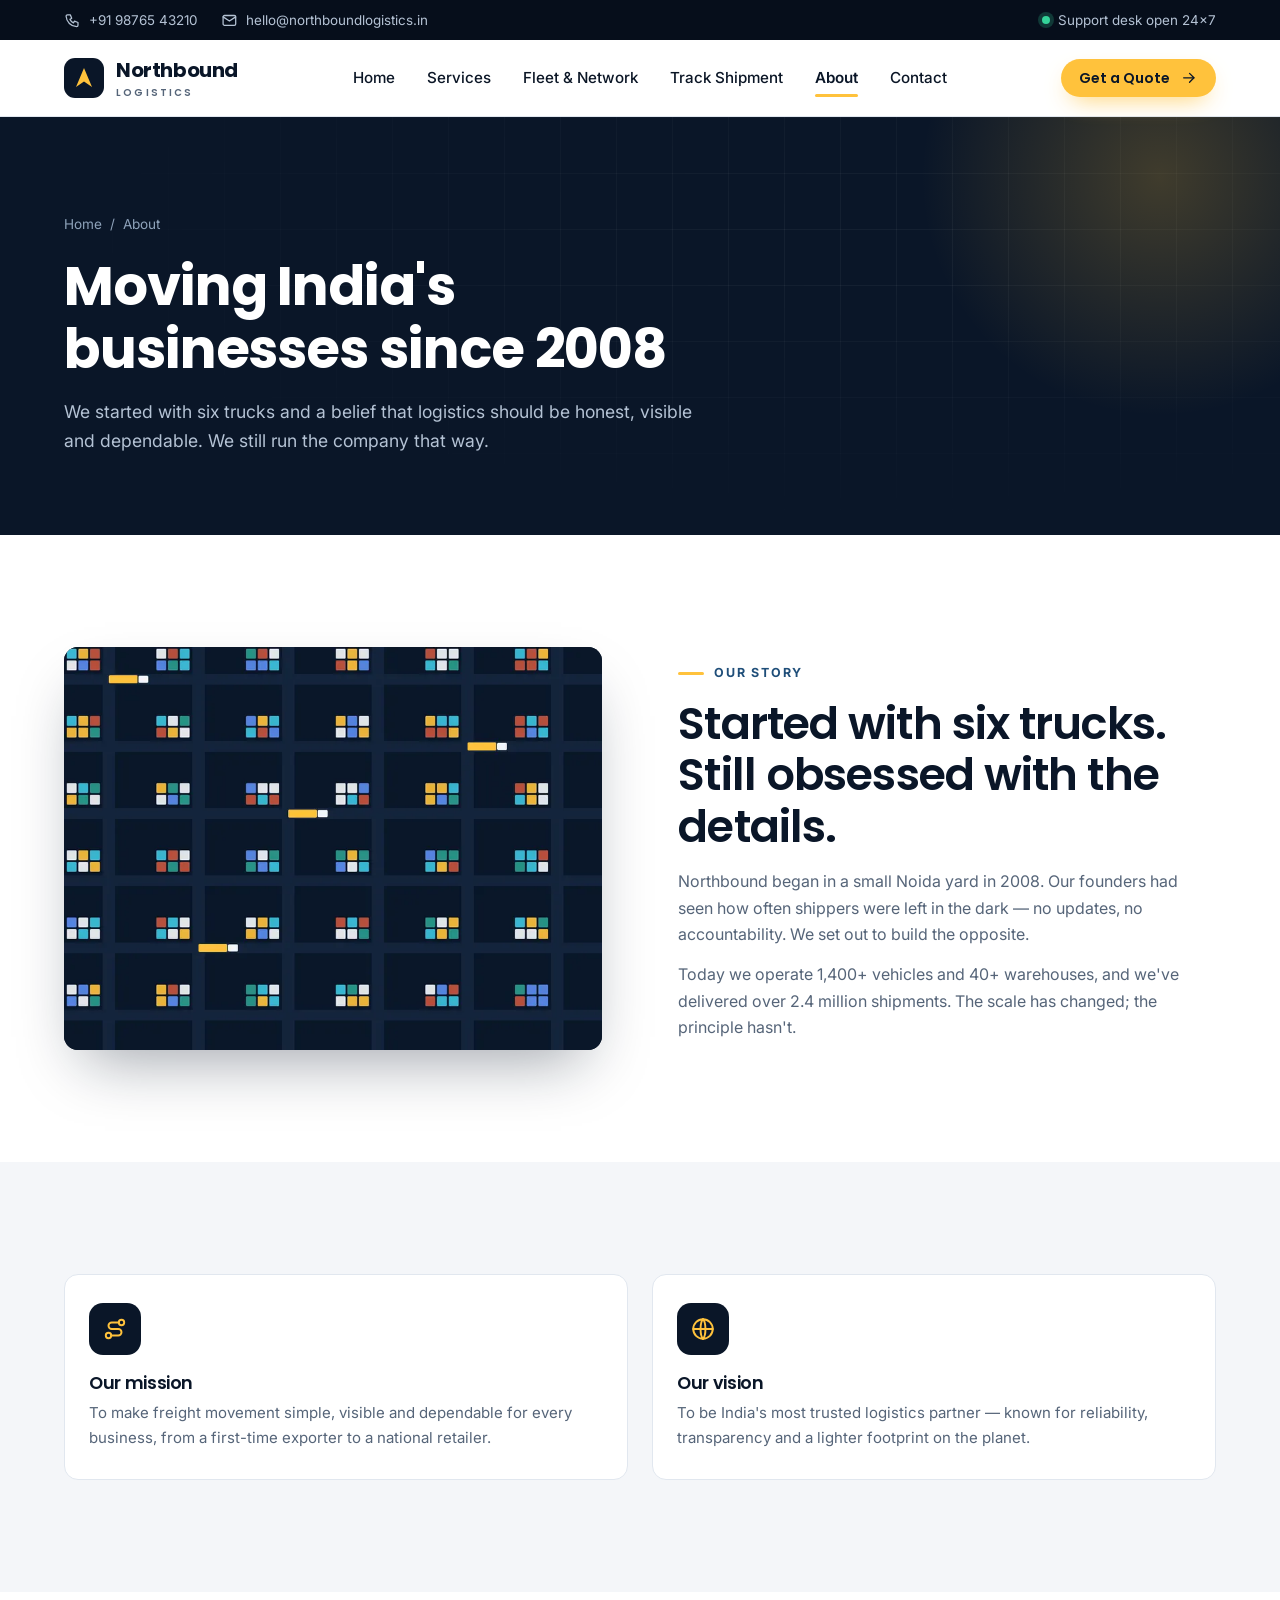
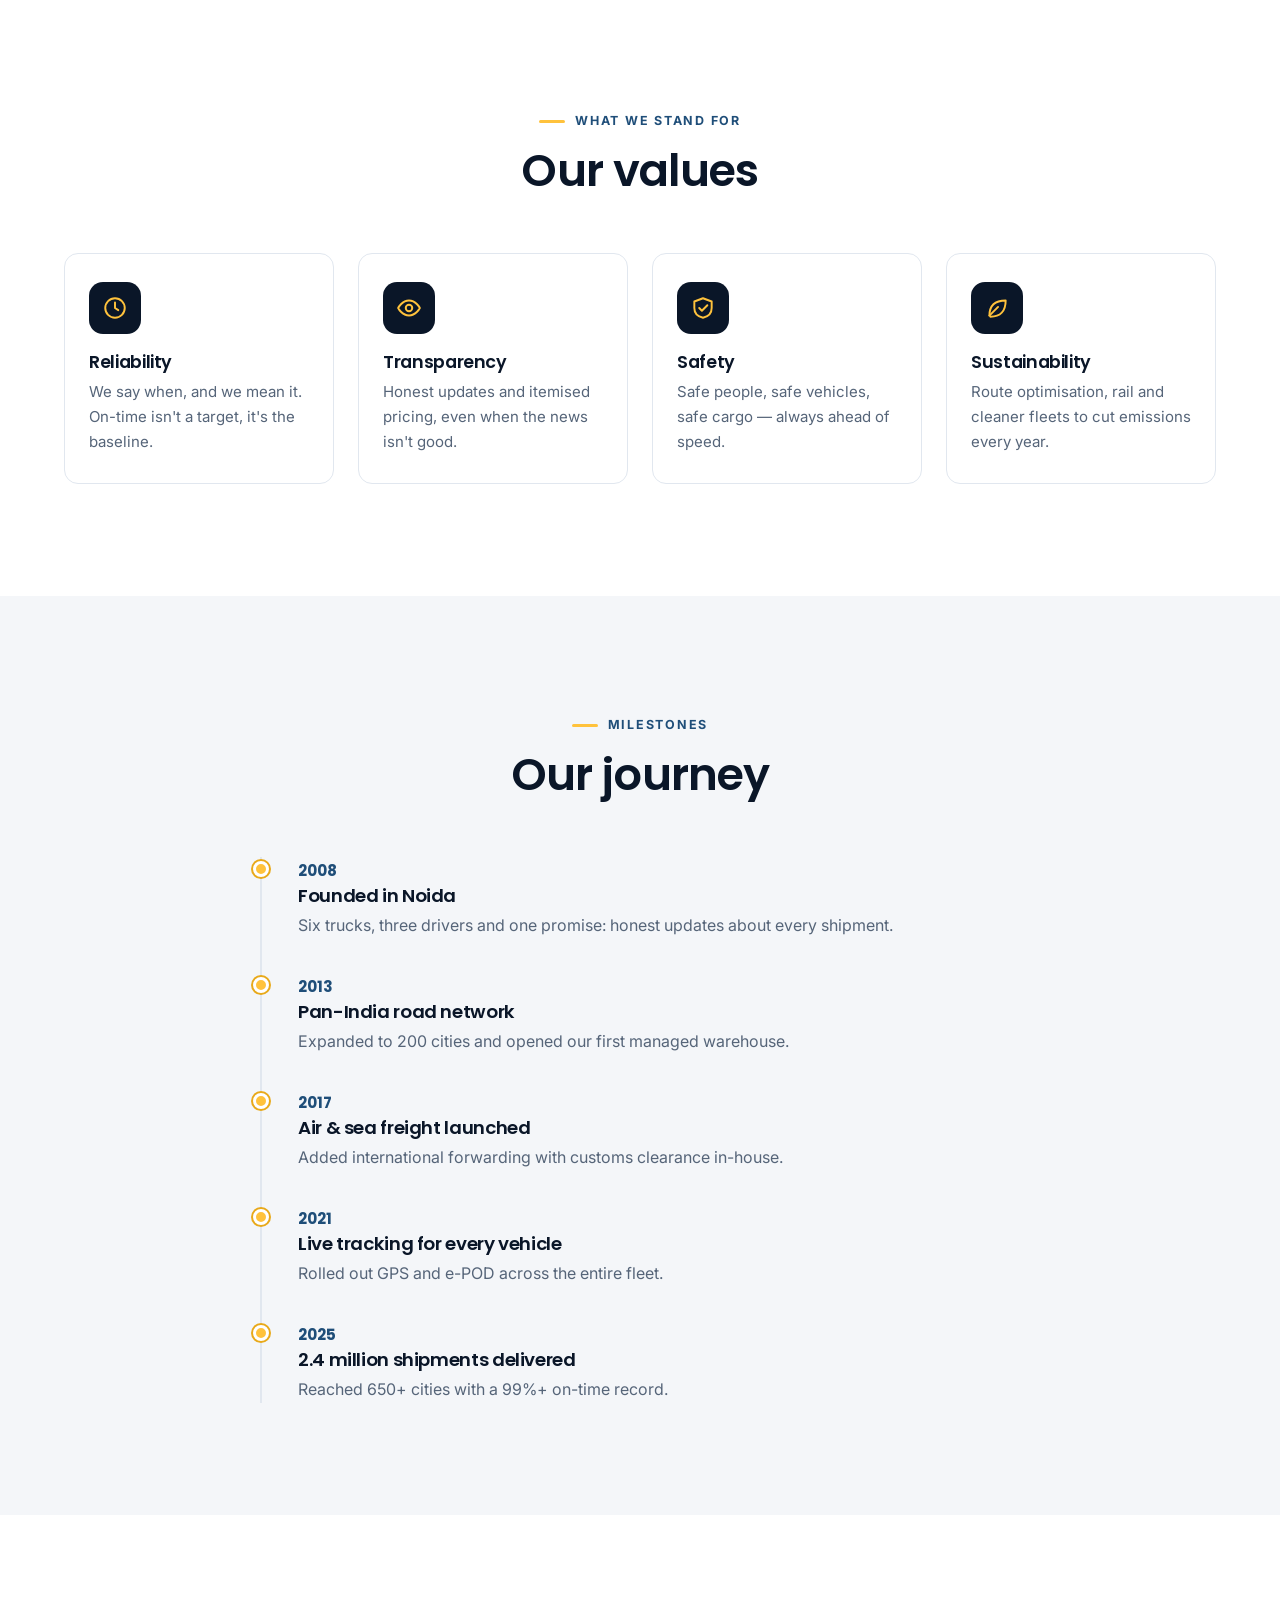
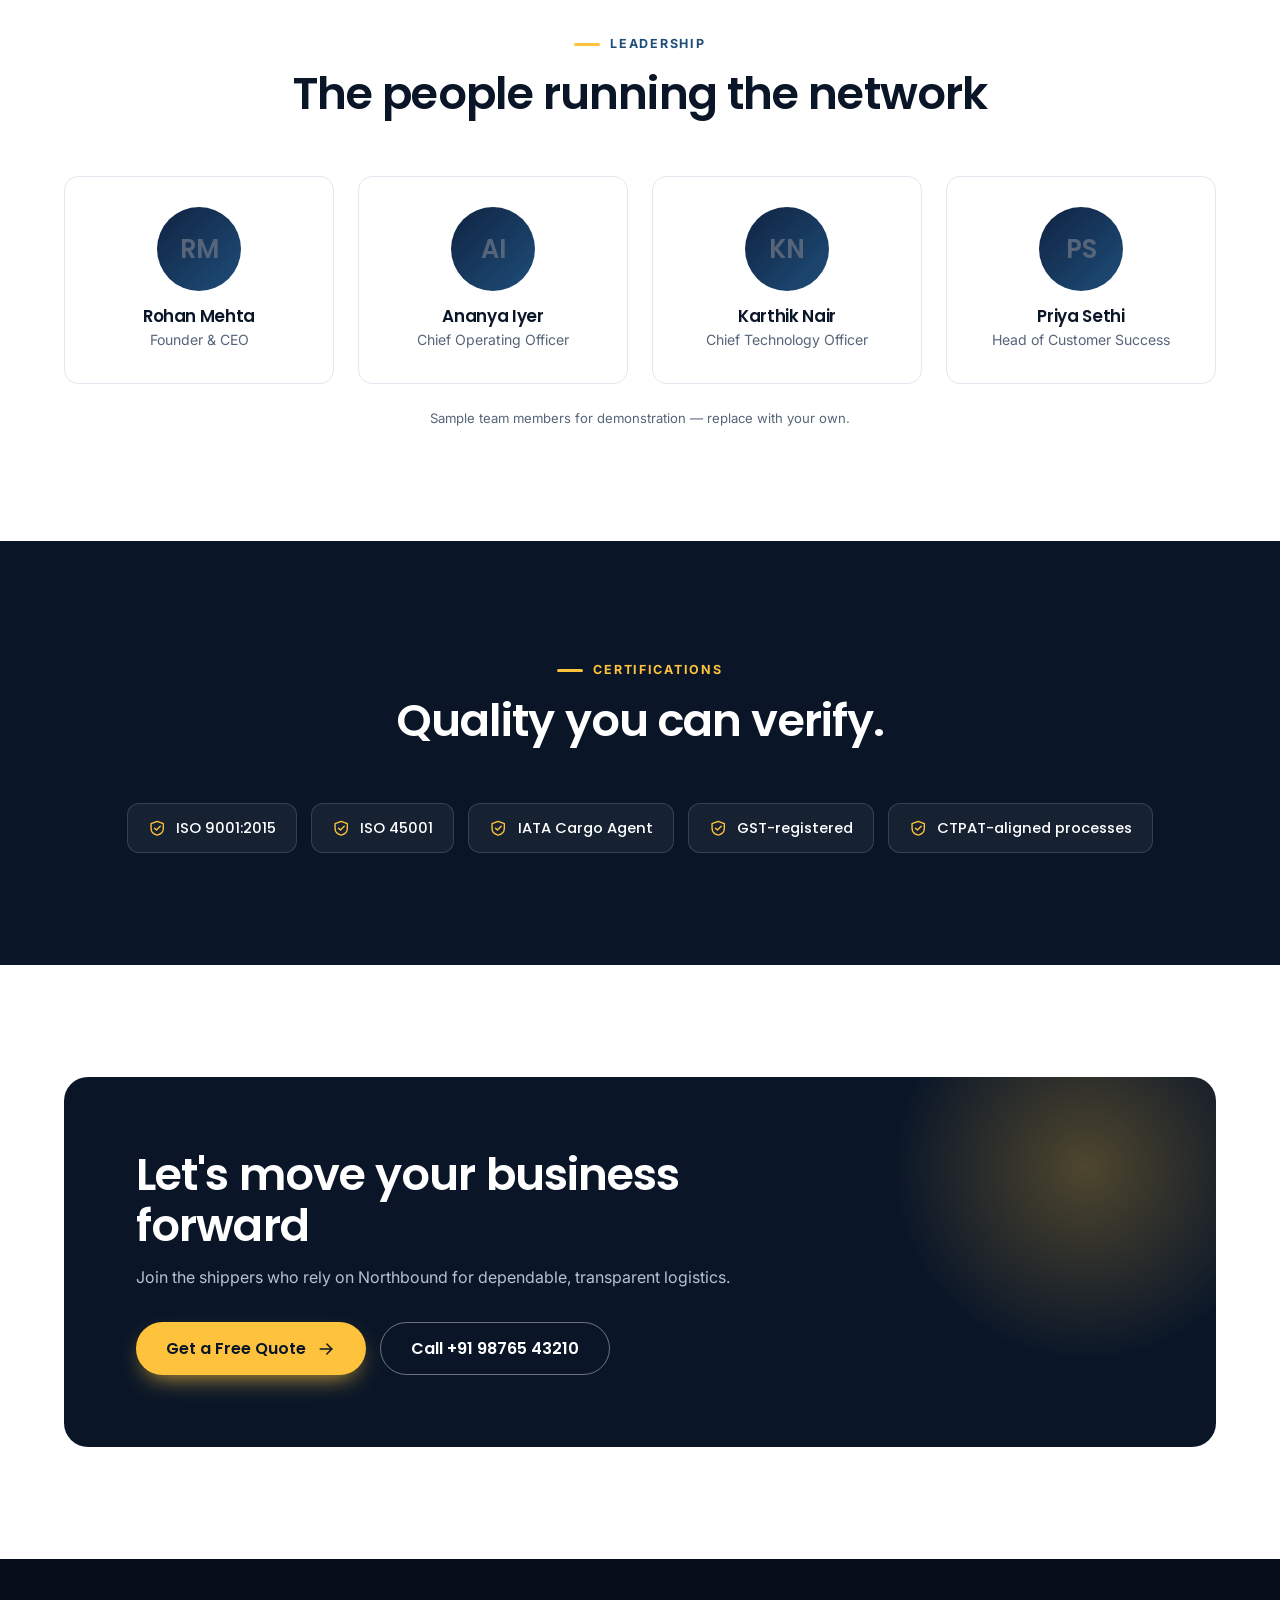
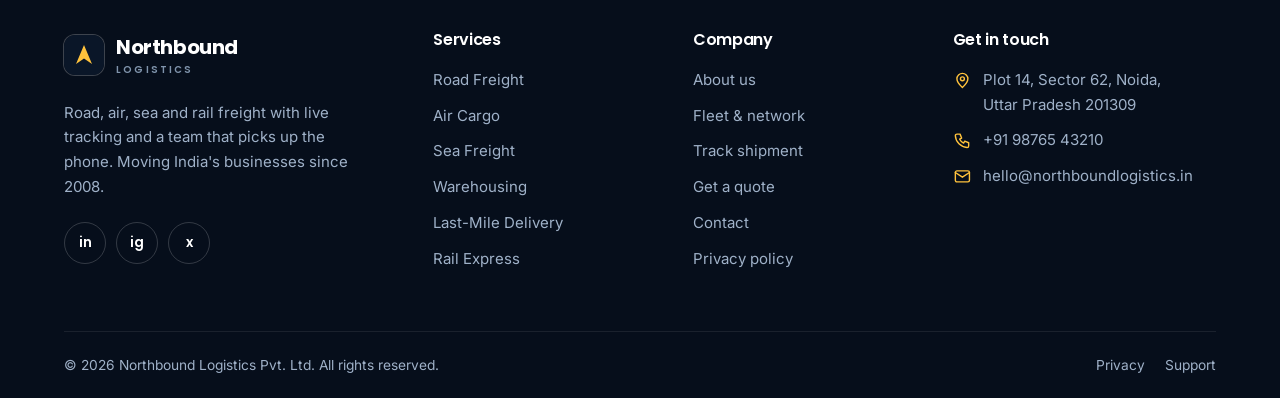
<file: about.html>
<!DOCTYPE html>
<html lang="en">
<head>
<meta charset="utf-8">
<meta name="viewport" content="width=device-width, initial-scale=1">
<title>About Us — Our Story, Mission &amp; Team | Northbound Logistics</title>
<meta name="description" content="Learn about Northbound Logistics: our story since 2008, mission, values, leadership team and the certifications behind our service.">
<meta name="theme-color" content="#0A1628">
<link rel="canonical" href="https://sahil080805.github.io/northbound-logistics/about.html">
<meta property="og:type" content="website"><meta property="og:site_name" content="Northbound Logistics">
<meta property="og:title" content="About Us — Our Story, Mission &amp; Team | Northbound Logistics"><meta property="og:description" content="Learn about Northbound Logistics: our story since 2008, mission, values, leadership team and the certifications behind our service.">
<link rel="icon" href="assets/icons/favicon.svg" type="image/svg+xml">
<link rel="preconnect" href="https://fonts.googleapis.com"><link rel="preconnect" href="https://fonts.gstatic.com" crossorigin>
<link href="https://fonts.googleapis.com/css2?family=Inter:wght@400;500;600&family=Poppins:wght@500;600;700&display=swap" rel="stylesheet">
<link rel="stylesheet" href="css/styles.css">
<script>document.documentElement.classList.add('js')</script>
</head>
<body data-page="about">
<svg xmlns="http://www.w3.org/2000/svg" style="display:none" aria-hidden="true"><symbol id="i-truck" viewBox="0 0 24 24"><path d="M3 6h11v9H3z"/><path d="M14 9h4l3 3v3h-7z"/><circle cx="7" cy="17.5" r="1.8"/><circle cx="17" cy="17.5" r="1.8"/></symbol><symbol id="i-plane" viewBox="0 0 24 24"><path d="M17.8 19.2 16 11l3.5-3.5C21 6 21.5 4 21 3c-1-.5-3 0-4.5 1.5L13 8 4.8 6.2c-.5-.1-.9.1-1.1.5l-.3.5c-.2.5-.1 1 .3 1.3L9 12l-2 3H4l-1 1 3 2 2 3 1-1v-3l3-2 3.5 5.3c.3.4.8.5 1.3.3l.5-.2c.4-.3.6-.7.5-1.2z"/></symbol><symbol id="i-ship" viewBox="0 0 24 24"><path d="M3 17l2 3h14l2-3z"/><path d="M5 17v-6h14v6"/><path d="M9 11V7h6v4"/><path d="M12 7V4"/></symbol><symbol id="i-warehouse" viewBox="0 0 24 24"><path d="M3 21V9l9-5 9 5v12"/><path d="M7 21v-8h10v8"/><path d="M7 16h10"/></symbol><symbol id="i-pin" viewBox="0 0 24 24"><path d="M12 21s7-6 7-11a7 7 0 1 0-14 0c0 5 7 11 7 11z"/><circle cx="12" cy="10" r="2.5"/></symbol><symbol id="i-train" viewBox="0 0 24 24"><path d="M6 3h12a2 2 0 0 1 2 2v10a3 3 0 0 1-3 3H7a3 3 0 0 1-3-3V5a2 2 0 0 1 2-2z"/><path d="M4 11h16"/><path d="M8 21l2-3"/><path d="M16 21l-2-3"/><circle cx="8" cy="15" r=".8"/><circle cx="16" cy="15" r=".8"/></symbol><symbol id="i-shield" viewBox="0 0 24 24"><path d="M12 3l8 3v6c0 5-3.5 8-8 9-4.5-1-8-4-8-9V6z"/><path d="M8.5 12l2.5 2.5L16 9.5"/></symbol><symbol id="i-clock" viewBox="0 0 24 24"><circle cx="12" cy="12" r="9"/><path d="M12 7v5l3 2"/></symbol><symbol id="i-phone" viewBox="0 0 24 24"><path d="M5 4h4l2 5-2.5 1.5a11 11 0 0 0 5 5L15 13l5 2v4a2 2 0 0 1-2 2A16 16 0 0 1 3 6a2 2 0 0 1 2-2z"/></symbol><symbol id="i-mail" viewBox="0 0 24 24"><rect x="3" y="5" width="18" height="14" rx="2"/><path d="M3 7l9 6 9-6"/></symbol><symbol id="i-check" viewBox="0 0 24 24"><path d="M5 12.5l4.5 4.5L19 7.5"/></symbol><symbol id="i-arrow" viewBox="0 0 24 24"><path d="M5 12h14"/><path d="M13 6l6 6-6 6"/></symbol><symbol id="i-menu" viewBox="0 0 24 24"><path d="M4 7h16M4 12h16M4 17h16"/></symbol><symbol id="i-close" viewBox="0 0 24 24"><path d="M6 6l12 12M18 6L6 18"/></symbol><symbol id="i-box" viewBox="0 0 24 24"><path d="M3 8l9-5 9 5v8l-9 5-9-5z"/><path d="M3 8l9 5 9-5"/><path d="M12 13v8"/></symbol><symbol id="i-thermo" viewBox="0 0 24 24"><path d="M10 14V5a2 2 0 1 1 4 0v9a4 4 0 1 1-4 0z"/></symbol><symbol id="i-gps" viewBox="0 0 24 24"><circle cx="12" cy="12" r="7"/><circle cx="12" cy="12" r="2"/><path d="M12 2v3M12 19v3M2 12h3M19 12h3"/></symbol><symbol id="i-headset" viewBox="0 0 24 24"><path d="M4 14v-2a8 8 0 0 1 16 0v2"/><path d="M4 14h3v5H5a1 1 0 0 1-1-1z"/><path d="M20 14h-3v5h2a1 1 0 0 0 1-1z"/><path d="M17 19c0 1.5-2 2-5 2"/></symbol><symbol id="i-star" viewBox="0 0 24 24"><path d="M12 3l2.7 5.6 6.1.9-4.4 4.3 1 6.1L12 17l-5.4 2.9 1-6.1L3.2 9.5l6.1-.9z"/></symbol><symbol id="i-chevron" viewBox="0 0 24 24"><path d="M6 9l6 6 6-6"/></symbol><symbol id="i-globe" viewBox="0 0 24 24"><circle cx="12" cy="12" r="9"/><path d="M3 12h18"/><path d="M12 3c3 3 3 15 0 18"/><path d="M12 3c-3 3-3 15 0 18"/></symbol><symbol id="i-leaf" viewBox="0 0 24 24"><path d="M5 19c0-9 5-14 15-14 0 10-5 15-14 15"/><path d="M5 19l8-8"/></symbol><symbol id="i-eye" viewBox="0 0 24 24"><path d="M2 12s3.5-7 10-7 10 7 10 7-3.5 7-10 7S2 12 2 12z"/><circle cx="12" cy="12" r="3"/></symbol><symbol id="i-route" viewBox="0 0 24 24"><circle cx="6" cy="18" r="2.5"/><circle cx="18" cy="6" r="2.5"/><path d="M8.5 18H15a3 3 0 0 0 0-6H9a3 3 0 0 1 0-6h6.5"/></symbol></svg>
<a class="skip-link" href="#main">Skip to content</a>
<div class="topbar"><div class="container">
  <div class="topbar__group"><a href="tel:+919876543210"><svg class="icon" aria-hidden="true"><use href="#i-phone"/></svg> +91 98765 43210</a><a class="hide-md" href="mailto:hello@northboundlogistics.in"><svg class="icon" aria-hidden="true"><use href="#i-mail"/></svg> hello@northboundlogistics.in</a></div>
  <div class="topbar__group"><span class="live">Support desk open 24&times;7</span></div>
</div></div>
<header class="site-header"><div class="container nav-wrap">
  <a class="brand" href="index.html" aria-label="Northbound Logistics — home"><svg class="brand__mark" viewBox="0 0 40 40" aria-hidden="true"><rect width="40" height="40" rx="11" fill="#0A1628"/><path d="M12 29 L20 10 L28 29 L20 23.5 Z" fill="#FFC23C"/></svg><span>Northbound<small>Logistics</small></span></a>
  <nav class="nav" id="site-nav" aria-label="Main"><a class="nav__link" data-page="home" href="index.html">Home</a><a class="nav__link" data-page="services" href="services.html">Services</a><a class="nav__link" data-page="fleet" href="fleet.html">Fleet &amp; Network</a><a class="nav__link" data-page="tracking" href="tracking.html">Track Shipment</a><a class="nav__link" data-page="about" href="about.html">About</a><a class="nav__link" data-page="contact" href="contact.html">Contact</a><a class="btn btn--primary mobile-cta" href="quote.html">Get a Quote <svg class="icon icon--arrow" aria-hidden="true"><use href="#i-arrow"/></svg></a></nav>
  <a class="btn btn--primary btn--sm" href="quote.html">Get a Quote <svg class="icon icon--arrow" aria-hidden="true"><use href="#i-arrow"/></svg></a>
  <button class="nav-toggle" type="button" aria-label="Open menu" aria-expanded="false" aria-controls="site-nav"><svg class="icon icon--open" aria-hidden="true"><use href="#i-menu"/></svg><svg class="icon icon--close" aria-hidden="true"><use href="#i-close"/></svg></button>
</div></header>
<main id="main">
<section class="page-hero"><div class="container">
  <nav class="crumbs" aria-label="Breadcrumb"><a href="index.html">Home</a><span aria-hidden="true">/</span><span>About</span></nav>
  <h1>Moving India's businesses since 2008</h1><p>We started with six trucks and a belief that logistics should be honest, visible and dependable. We still run the company that way.</p></div></section>
<section class="section"><div class="container split">
<div class="split__media reveal"><picture><source type="image/webp" srcset="assets/img/about-480.webp 480w, assets/img/about-800.webp 800w, assets/img/about-1200.webp 1200w" sizes="(min-width: 980px) 560px, 92vw"><img src="assets/img/about-1200.jpg" srcset="assets/img/about-480.jpg 480w, assets/img/about-800.jpg 800w, assets/img/about-1200.jpg 1200w" sizes="(min-width: 980px) 560px, 92vw" width="1200" height="900" alt="Aerial view of a busy container yard" loading="lazy" decoding="async"></picture></div>
<div class="split__body reveal"><span class="eyebrow">Our story</span><h2>Started with six trucks. Still obsessed with the details.</h2>
<p>Northbound began in a small Noida yard in 2008. Our founders had seen how often shippers were left in the dark &mdash; no updates, no accountability. We set out to build the opposite.</p>
<p style="margin-top:14px">Today we operate 1,400+ vehicles and 40+ warehouses, and we've delivered over 2.4 million shipments. The scale has changed; the principle hasn't.</p></div></div></section>
<section class="section section--alt"><div class="container"><div class="grid grid--2">
<div class="feature reveal"><span class="feature__icon"><svg class="icon" aria-hidden="true"><use href="#i-route"/></svg></span><h3>Our mission</h3><p>To make freight movement simple, visible and dependable for every business, from a first-time exporter to a national retailer.</p></div>
<div class="feature reveal" style="--d:.1s"><span class="feature__icon"><svg class="icon" aria-hidden="true"><use href="#i-globe"/></svg></span><h3>Our vision</h3><p>To be India's most trusted logistics partner &mdash; known for reliability, transparency and a lighter footprint on the planet.</p></div></div></div></section>
<section class="section"><div class="container"><div class="section-head center reveal"><span class="eyebrow">What we stand for</span><h2>Our values</h2></div><div class="features"><div class="feature reveal" style="--d:0.0s"><span class="feature__icon"><svg class="icon" aria-hidden="true"><use href="#i-clock"/></svg></span><h3>Reliability</h3><p>We say when, and we mean it. On-time isn't a target, it's the baseline.</p></div><div class="feature reveal" style="--d:0.08s"><span class="feature__icon"><svg class="icon" aria-hidden="true"><use href="#i-eye"/></svg></span><h3>Transparency</h3><p>Honest updates and itemised pricing, even when the news isn't good.</p></div><div class="feature reveal" style="--d:0.16s"><span class="feature__icon"><svg class="icon" aria-hidden="true"><use href="#i-shield"/></svg></span><h3>Safety</h3><p>Safe people, safe vehicles, safe cargo &mdash; always ahead of speed.</p></div><div class="feature reveal" style="--d:0.24s"><span class="feature__icon"><svg class="icon" aria-hidden="true"><use href="#i-leaf"/></svg></span><h3>Sustainability</h3><p>Route optimisation, rail and cleaner fleets to cut emissions every year.</p></div></div></div></section>
<section class="section section--alt"><div class="container"><div class="section-head center reveal"><span class="eyebrow">Milestones</span><h2>Our journey</h2></div><div class="timeline"><div class="milestone reveal"><b>2008</b><h3>Founded in Noida</h3><p>Six trucks, three drivers and one promise: honest updates about every shipment.</p></div><div class="milestone reveal"><b>2013</b><h3>Pan-India road network</h3><p>Expanded to 200 cities and opened our first managed warehouse.</p></div><div class="milestone reveal"><b>2017</b><h3>Air &amp; sea freight launched</h3><p>Added international forwarding with customs clearance in-house.</p></div><div class="milestone reveal"><b>2021</b><h3>Live tracking for every vehicle</h3><p>Rolled out GPS and e-POD across the entire fleet.</p></div><div class="milestone reveal"><b>2025</b><h3>2.4 million shipments delivered</h3><p>Reached 650+ cities with a 99%+ on-time record.</p></div></div></div></section>
<section class="section"><div class="container"><div class="section-head center reveal"><span class="eyebrow">Leadership</span><h2>The people running the network</h2></div><div class="team"><div class="team-card reveal" style="--d:0.0s"><span class="avatar">RM</span><h3>Rohan Mehta</h3><span>Founder &amp; CEO</span></div><div class="team-card reveal" style="--d:0.08s"><span class="avatar">AI</span><h3>Ananya Iyer</h3><span>Chief Operating Officer</span></div><div class="team-card reveal" style="--d:0.16s"><span class="avatar">KN</span><h3>Karthik Nair</h3><span>Chief Technology Officer</span></div><div class="team-card reveal" style="--d:0.24s"><span class="avatar">PS</span><h3>Priya Sethi</h3><span>Head of Customer Success</span></div></div>
<p style="text-align:center;margin:24px auto 0;font-size:.82rem">Sample team members for demonstration &mdash; replace with your own.</p></div></section>
<section class="section section--dark"><div class="container"><div class="section-head center reveal"><span class="eyebrow">Certifications</span><h2>Quality you can verify.</h2></div><div class="certs reveal"><span class="cert"><svg class="icon" aria-hidden="true"><use href="#i-shield"/></svg>ISO 9001:2015</span><span class="cert"><svg class="icon" aria-hidden="true"><use href="#i-shield"/></svg>ISO 45001</span><span class="cert"><svg class="icon" aria-hidden="true"><use href="#i-shield"/></svg>IATA Cargo Agent</span><span class="cert"><svg class="icon" aria-hidden="true"><use href="#i-shield"/></svg>GST-registered</span><span class="cert"><svg class="icon" aria-hidden="true"><use href="#i-shield"/></svg>CTPAT-aligned processes</span></div></div></section>
<section class="section"><div class="container reveal"><div class="cta-band"><div><h2>Let's move your business forward</h2><p>Join the shippers who rely on Northbound for dependable, transparent logistics.</p></div>
<div class="cta-band__actions"><a class="btn btn--primary btn--lg" href="quote.html">Get a Free Quote <svg class="icon icon--arrow" aria-hidden="true"><use href="#i-arrow"/></svg></a><a class="btn btn--outline-light btn--lg" href="tel:+919876543210">Call +91 98765 43210</a></div></div></div></section>
</main>
<footer class="site-footer"><div class="container">
  <div class="footer-grid">
    <div><a class="brand" href="index.html"><svg class="brand__mark" viewBox="0 0 40 40" aria-hidden="true"><rect width="40" height="40" rx="11" fill="#0A1628"/><path d="M12 29 L20 10 L28 29 L20 23.5 Z" fill="#FFC23C"/></svg><span>Northbound<small>Logistics</small></span></a>
      <p>Road, air, sea and rail freight with live tracking and a team that picks up the phone. Moving India's businesses since 2008.</p>
      <div class="social"><a href="https://www.linkedin.com/" rel="noopener" target="_blank" aria-label="LinkedIn">in</a><a href="https://www.instagram.com/" rel="noopener" target="_blank" aria-label="Instagram">ig</a><a href="https://x.com/" rel="noopener" target="_blank" aria-label="X (Twitter)">x</a></div></div>
    <div><h4>Services</h4><ul>
      <li><a href="services.html#road">Road Freight</a></li><li><a href="services.html#air">Air Cargo</a></li><li><a href="services.html#sea">Sea Freight</a></li>
      <li><a href="services.html#warehousing">Warehousing</a></li><li><a href="services.html#lastmile">Last-Mile Delivery</a></li><li><a href="services.html#rail">Rail Express</a></li></ul></div>
    <div><h4>Company</h4><ul>
      <li><a href="about.html">About us</a></li><li><a href="fleet.html">Fleet &amp; network</a></li><li><a href="tracking.html">Track shipment</a></li>
      <li><a href="quote.html">Get a quote</a></li><li><a href="contact.html">Contact</a></li><li><a href="privacy.html">Privacy policy</a></li></ul></div>
    <div><h4>Get in touch</h4><ul class="footer-contact">
      <li><svg class="icon" aria-hidden="true"><use href="#i-pin"/></svg><span>Plot 14, Sector 62, Noida,<br>Uttar Pradesh 201309</span></li>
      <li><svg class="icon" aria-hidden="true"><use href="#i-phone"/></svg><a href="tel:+919876543210">+91 98765 43210</a></li>
      <li><svg class="icon" aria-hidden="true"><use href="#i-mail"/></svg><a href="mailto:hello@northboundlogistics.in">hello@northboundlogistics.in</a></li></ul></div>
  </div>
  <div class="footer-bottom"><span>&copy; <span class="js-year">2026</span> Northbound Logistics Pvt. Ltd. All rights reserved.</span><nav aria-label="Legal"><a href="privacy.html">Privacy</a><a href="contact.html">Support</a></nav></div>
</div></footer>
<script src="js/config.js" defer></script><script src="js/main.js" defer></script>
</body>
</html>
</file>
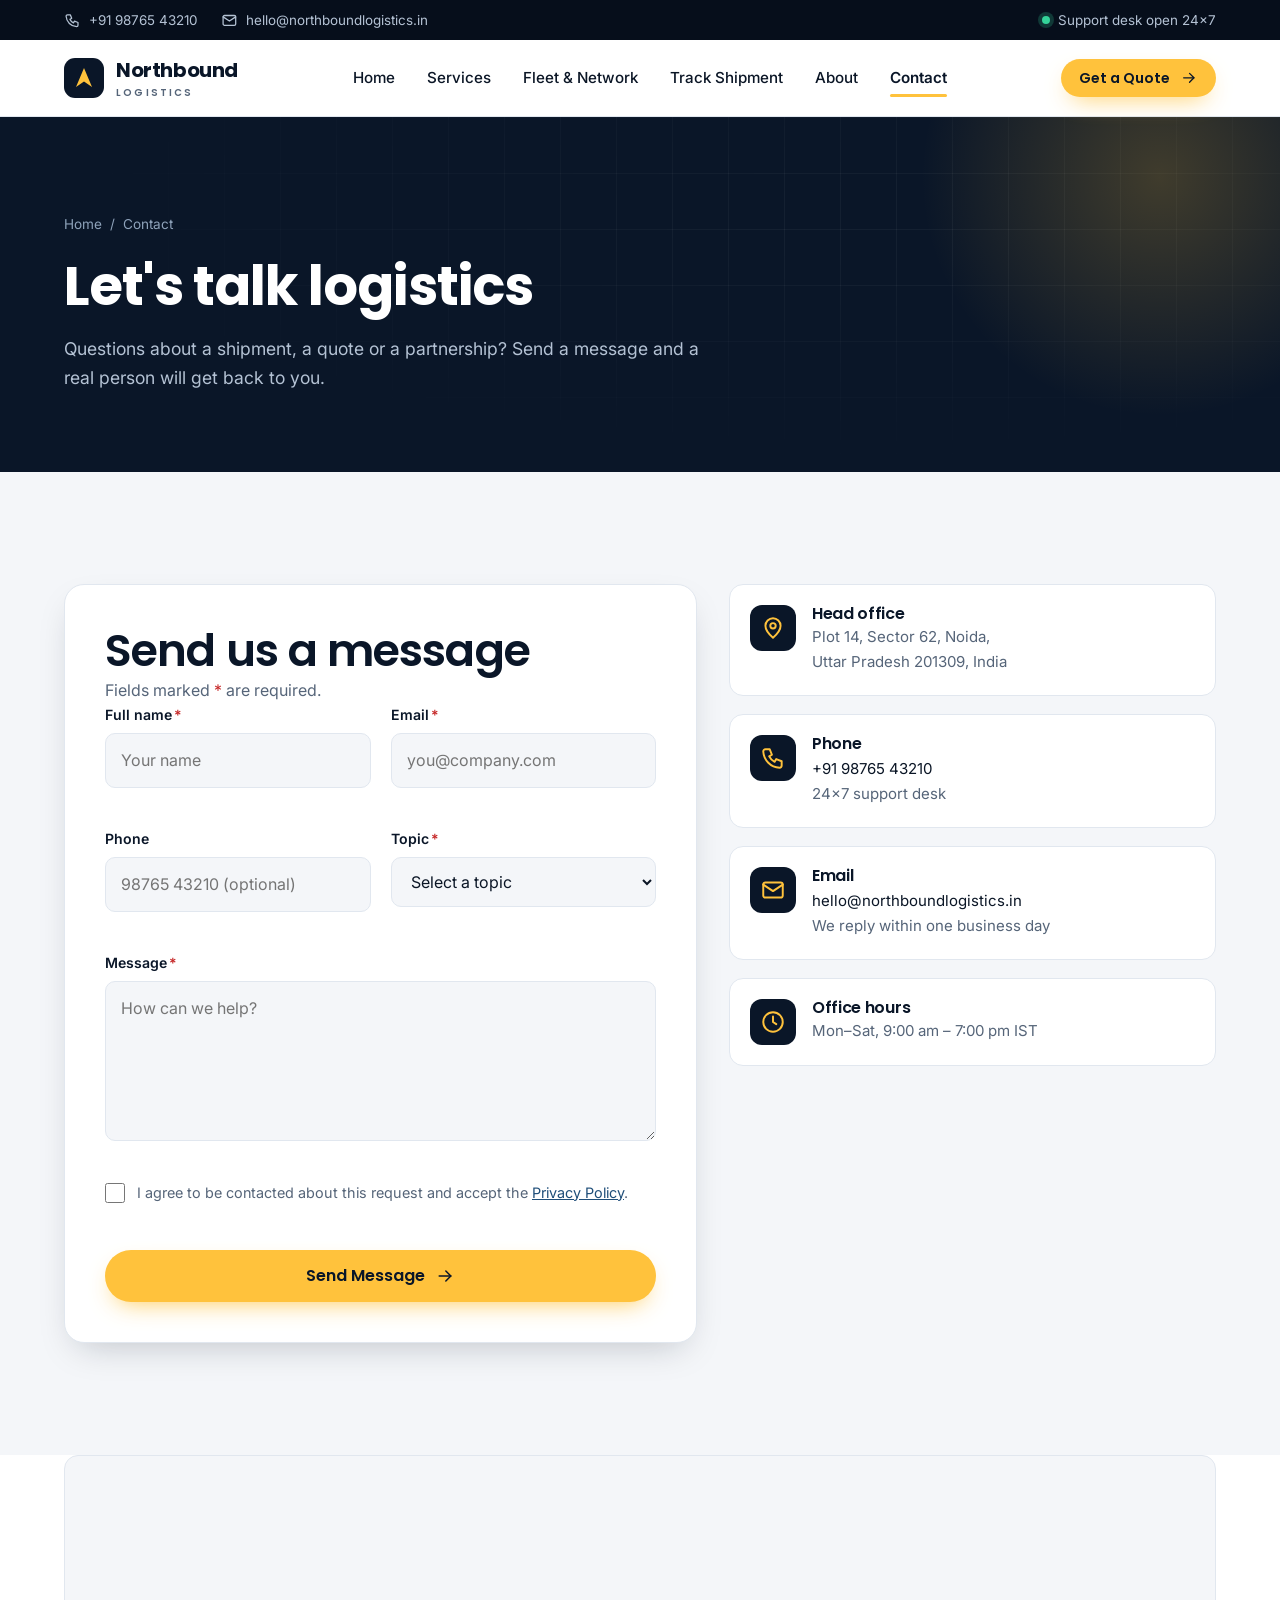
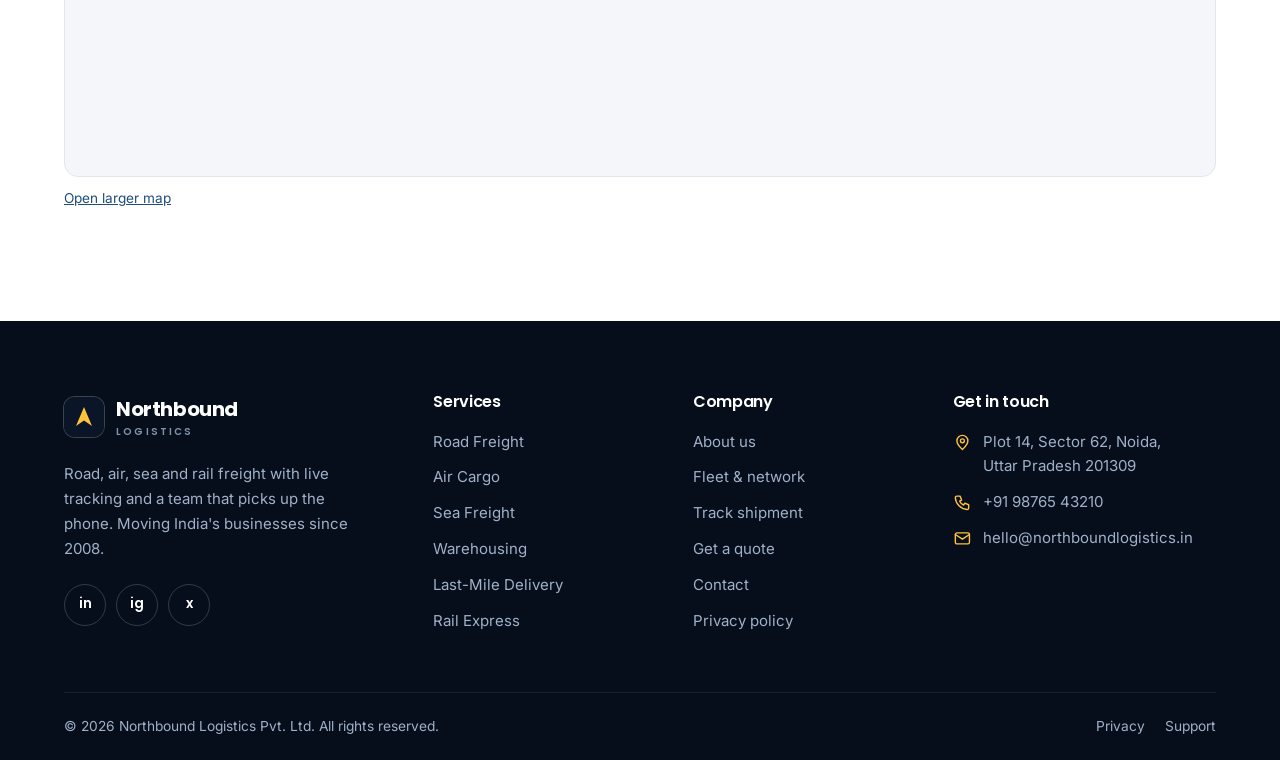
<file: contact.html>
<!DOCTYPE html>
<html lang="en">
<head>
<meta charset="utf-8">
<meta name="viewport" content="width=device-width, initial-scale=1">
<title>Contact Us | Northbound Logistics</title>
<meta name="description" content="Contact Northbound Logistics — phone, email, head-office address in Noida and an enquiry form. Our support desk is open 24x7.">
<meta name="theme-color" content="#0A1628">
<link rel="canonical" href="https://sahil080805.github.io/northbound-logistics/contact.html">
<meta property="og:type" content="website"><meta property="og:site_name" content="Northbound Logistics">
<meta property="og:title" content="Contact Us | Northbound Logistics"><meta property="og:description" content="Contact Northbound Logistics — phone, email, head-office address in Noida and an enquiry form. Our support desk is open 24x7.">
<link rel="icon" href="assets/icons/favicon.svg" type="image/svg+xml">
<link rel="preconnect" href="https://fonts.googleapis.com"><link rel="preconnect" href="https://fonts.gstatic.com" crossorigin>
<link href="https://fonts.googleapis.com/css2?family=Inter:wght@400;500;600&family=Poppins:wght@500;600;700&display=swap" rel="stylesheet">
<link rel="stylesheet" href="css/styles.css">
<script>document.documentElement.classList.add('js')</script>
</head>
<body data-page="contact">
<svg xmlns="http://www.w3.org/2000/svg" style="display:none" aria-hidden="true"><symbol id="i-truck" viewBox="0 0 24 24"><path d="M3 6h11v9H3z"/><path d="M14 9h4l3 3v3h-7z"/><circle cx="7" cy="17.5" r="1.8"/><circle cx="17" cy="17.5" r="1.8"/></symbol><symbol id="i-plane" viewBox="0 0 24 24"><path d="M17.8 19.2 16 11l3.5-3.5C21 6 21.5 4 21 3c-1-.5-3 0-4.5 1.5L13 8 4.8 6.2c-.5-.1-.9.1-1.1.5l-.3.5c-.2.5-.1 1 .3 1.3L9 12l-2 3H4l-1 1 3 2 2 3 1-1v-3l3-2 3.5 5.3c.3.4.8.5 1.3.3l.5-.2c.4-.3.6-.7.5-1.2z"/></symbol><symbol id="i-ship" viewBox="0 0 24 24"><path d="M3 17l2 3h14l2-3z"/><path d="M5 17v-6h14v6"/><path d="M9 11V7h6v4"/><path d="M12 7V4"/></symbol><symbol id="i-warehouse" viewBox="0 0 24 24"><path d="M3 21V9l9-5 9 5v12"/><path d="M7 21v-8h10v8"/><path d="M7 16h10"/></symbol><symbol id="i-pin" viewBox="0 0 24 24"><path d="M12 21s7-6 7-11a7 7 0 1 0-14 0c0 5 7 11 7 11z"/><circle cx="12" cy="10" r="2.5"/></symbol><symbol id="i-train" viewBox="0 0 24 24"><path d="M6 3h12a2 2 0 0 1 2 2v10a3 3 0 0 1-3 3H7a3 3 0 0 1-3-3V5a2 2 0 0 1 2-2z"/><path d="M4 11h16"/><path d="M8 21l2-3"/><path d="M16 21l-2-3"/><circle cx="8" cy="15" r=".8"/><circle cx="16" cy="15" r=".8"/></symbol><symbol id="i-shield" viewBox="0 0 24 24"><path d="M12 3l8 3v6c0 5-3.5 8-8 9-4.5-1-8-4-8-9V6z"/><path d="M8.5 12l2.5 2.5L16 9.5"/></symbol><symbol id="i-clock" viewBox="0 0 24 24"><circle cx="12" cy="12" r="9"/><path d="M12 7v5l3 2"/></symbol><symbol id="i-phone" viewBox="0 0 24 24"><path d="M5 4h4l2 5-2.5 1.5a11 11 0 0 0 5 5L15 13l5 2v4a2 2 0 0 1-2 2A16 16 0 0 1 3 6a2 2 0 0 1 2-2z"/></symbol><symbol id="i-mail" viewBox="0 0 24 24"><rect x="3" y="5" width="18" height="14" rx="2"/><path d="M3 7l9 6 9-6"/></symbol><symbol id="i-check" viewBox="0 0 24 24"><path d="M5 12.5l4.5 4.5L19 7.5"/></symbol><symbol id="i-arrow" viewBox="0 0 24 24"><path d="M5 12h14"/><path d="M13 6l6 6-6 6"/></symbol><symbol id="i-menu" viewBox="0 0 24 24"><path d="M4 7h16M4 12h16M4 17h16"/></symbol><symbol id="i-close" viewBox="0 0 24 24"><path d="M6 6l12 12M18 6L6 18"/></symbol><symbol id="i-box" viewBox="0 0 24 24"><path d="M3 8l9-5 9 5v8l-9 5-9-5z"/><path d="M3 8l9 5 9-5"/><path d="M12 13v8"/></symbol><symbol id="i-thermo" viewBox="0 0 24 24"><path d="M10 14V5a2 2 0 1 1 4 0v9a4 4 0 1 1-4 0z"/></symbol><symbol id="i-gps" viewBox="0 0 24 24"><circle cx="12" cy="12" r="7"/><circle cx="12" cy="12" r="2"/><path d="M12 2v3M12 19v3M2 12h3M19 12h3"/></symbol><symbol id="i-headset" viewBox="0 0 24 24"><path d="M4 14v-2a8 8 0 0 1 16 0v2"/><path d="M4 14h3v5H5a1 1 0 0 1-1-1z"/><path d="M20 14h-3v5h2a1 1 0 0 0 1-1z"/><path d="M17 19c0 1.5-2 2-5 2"/></symbol><symbol id="i-star" viewBox="0 0 24 24"><path d="M12 3l2.7 5.6 6.1.9-4.4 4.3 1 6.1L12 17l-5.4 2.9 1-6.1L3.2 9.5l6.1-.9z"/></symbol><symbol id="i-chevron" viewBox="0 0 24 24"><path d="M6 9l6 6 6-6"/></symbol><symbol id="i-globe" viewBox="0 0 24 24"><circle cx="12" cy="12" r="9"/><path d="M3 12h18"/><path d="M12 3c3 3 3 15 0 18"/><path d="M12 3c-3 3-3 15 0 18"/></symbol><symbol id="i-leaf" viewBox="0 0 24 24"><path d="M5 19c0-9 5-14 15-14 0 10-5 15-14 15"/><path d="M5 19l8-8"/></symbol><symbol id="i-eye" viewBox="0 0 24 24"><path d="M2 12s3.5-7 10-7 10 7 10 7-3.5 7-10 7S2 12 2 12z"/><circle cx="12" cy="12" r="3"/></symbol><symbol id="i-route" viewBox="0 0 24 24"><circle cx="6" cy="18" r="2.5"/><circle cx="18" cy="6" r="2.5"/><path d="M8.5 18H15a3 3 0 0 0 0-6H9a3 3 0 0 1 0-6h6.5"/></symbol></svg>
<a class="skip-link" href="#main">Skip to content</a>
<div class="topbar"><div class="container">
  <div class="topbar__group"><a href="tel:+919876543210"><svg class="icon" aria-hidden="true"><use href="#i-phone"/></svg> +91 98765 43210</a><a class="hide-md" href="mailto:hello@northboundlogistics.in"><svg class="icon" aria-hidden="true"><use href="#i-mail"/></svg> hello@northboundlogistics.in</a></div>
  <div class="topbar__group"><span class="live">Support desk open 24&times;7</span></div>
</div></div>
<header class="site-header"><div class="container nav-wrap">
  <a class="brand" href="index.html" aria-label="Northbound Logistics — home"><svg class="brand__mark" viewBox="0 0 40 40" aria-hidden="true"><rect width="40" height="40" rx="11" fill="#0A1628"/><path d="M12 29 L20 10 L28 29 L20 23.5 Z" fill="#FFC23C"/></svg><span>Northbound<small>Logistics</small></span></a>
  <nav class="nav" id="site-nav" aria-label="Main"><a class="nav__link" data-page="home" href="index.html">Home</a><a class="nav__link" data-page="services" href="services.html">Services</a><a class="nav__link" data-page="fleet" href="fleet.html">Fleet &amp; Network</a><a class="nav__link" data-page="tracking" href="tracking.html">Track Shipment</a><a class="nav__link" data-page="about" href="about.html">About</a><a class="nav__link" data-page="contact" href="contact.html">Contact</a><a class="btn btn--primary mobile-cta" href="quote.html">Get a Quote <svg class="icon icon--arrow" aria-hidden="true"><use href="#i-arrow"/></svg></a></nav>
  <a class="btn btn--primary btn--sm" href="quote.html">Get a Quote <svg class="icon icon--arrow" aria-hidden="true"><use href="#i-arrow"/></svg></a>
  <button class="nav-toggle" type="button" aria-label="Open menu" aria-expanded="false" aria-controls="site-nav"><svg class="icon icon--open" aria-hidden="true"><use href="#i-menu"/></svg><svg class="icon icon--close" aria-hidden="true"><use href="#i-close"/></svg></button>
</div></header>
<main id="main">
<section class="page-hero"><div class="container">
  <nav class="crumbs" aria-label="Breadcrumb"><a href="index.html">Home</a><span aria-hidden="true">/</span><span>Contact</span></nav>
  <h1>Let's talk logistics</h1><p>Questions about a shipment, a quote or a partnership? Send a message and a real person will get back to you.</p></div></section>
<section class="section section--alt"><div class="container quote-layout quote-layout--contact">
<div class="form-card reveal"><div class="form-intro"><h2>Send us a message</h2><p>Fields marked <span style="color:var(--danger)">*</span> are required.</p></div>
<div class="form-banner" role="alert"></div>
<form id="contact-form" name="contact" method="post" data-nb-form data-ref-prefix="C" data-netlify="true" data-netlify-honeypot="bot-field" novalidate>
  <input type="hidden" name="form-name" value="contact">
  <p class="hp" aria-hidden="true"><label>Leave this empty <input name="bot-field" tabindex="-1" autocomplete="off"></label></p>
  <div class="form-grid">
    <div class="field"><label for="name">Full name<span class="req" aria-hidden="true">*</span></label><input id="name" name="name" type="text" placeholder="Your name" data-rules="required,minlen:2" aria-describedby="name-err" autocomplete="name"><span class="field-error" id="name-err" role="alert"></span></div>
    <div class="field"><label for="email">Email<span class="req" aria-hidden="true">*</span></label><input id="email" name="email" type="email" placeholder="you@company.com" data-rules="required,email" aria-describedby="email-err" autocomplete="email"><span class="field-error" id="email-err" role="alert"></span></div>
    <div class="field"><label for="phone">Phone</label><input id="phone" name="phone" type="tel" placeholder="98765 43210 (optional)" data-rules="phone" aria-describedby="phone-err" autocomplete="tel" inputmode="tel"><span class="field-error" id="phone-err" role="alert"></span></div>
    <div class="field"><label for="topic">Topic<span class="req" aria-hidden="true">*</span></label><select id="topic" name="topic" data-rules="required" aria-describedby="topic-err"><option value="">Select a topic</option><option value="general">General enquiry</option><option value="sales">Sales &amp; quotes</option><option value="support">Shipment support</option><option value="careers">Careers</option><option value="partnership">Partnerships</option></select><span class="field-error" id="topic-err" role="alert"></span></div>
    <div class="field field--full"><label for="message">Message<span class="req" aria-hidden="true">*</span></label><textarea id="message" name="message" rows="5" data-rules="required,minlen:10" placeholder="How can we help?" aria-describedby="message-err"></textarea><span class="field-error" id="message-err" role="alert"></span></div>
    <div class="field field--full"><label class="check"><input type="checkbox" id="consent" name="consent" data-rules="required" aria-describedby="consent-err"><span>I agree to be contacted about this request and accept the <a href="privacy.html" style="color:var(--steel);text-decoration:underline">Privacy Policy</a>.</span></label><span class="field-error" id="consent-err" role="alert"></span></div>
  </div>
  <button class="btn btn--primary btn--lg btn--block" type="submit" style="margin-top:24px">Send Message <svg class="icon icon--arrow" aria-hidden="true"><use href="#i-arrow"/></svg></button>
</form>
<div class="success-panel" role="status"><div class="tick"><svg class="icon" aria-hidden="true"><use href="#i-check"/></svg></div><h2>Message sent</h2><p>Thank you for getting in touch. We'll reply within one business day.</p><span class="ref"></span><div><button type="button" class="btn btn--dark js-reset">Send another request</button></div></div></div>
<aside class="aside-stack reveal" style="position:static"><div class="info-list">
<div class="info-item"><span class="feature__icon"><svg class="icon" aria-hidden="true"><use href="#i-pin"/></svg></span><div><h3>Head office</h3><p>Plot 14, Sector 62, Noida,<br>Uttar Pradesh 201309, India</p></div></div>
<div class="info-item"><span class="feature__icon"><svg class="icon" aria-hidden="true"><use href="#i-phone"/></svg></span><div><h3>Phone</h3><a href="tel:+919876543210">+91 98765 43210</a><p>24&times;7 support desk</p></div></div>
<div class="info-item"><span class="feature__icon"><svg class="icon" aria-hidden="true"><use href="#i-mail"/></svg></span><div><h3>Email</h3><a href="mailto:hello@northboundlogistics.in">hello@northboundlogistics.in</a><p>We reply within one business day</p></div></div>
<div class="info-item"><span class="feature__icon"><svg class="icon" aria-hidden="true"><use href="#i-clock"/></svg></span><div><h3>Office hours</h3><p>Mon&ndash;Sat, 9:00 am &ndash; 7:00 pm IST</p></div></div></div></aside></div></section>
<section class="section" style="padding-top:0"><div class="container"><div class="map-box reveal"><iframe title="Map showing the Northbound Logistics head office in Noida" loading="lazy" referrerpolicy="no-referrer-when-downgrade"
 src="https://www.openstreetmap.org/export/embed.html?bbox=77.3500%2C28.6150%2C77.3800%2C28.6400&amp;layer=mapnik&amp;marker=28.6270%2C77.3649"></iframe></div>
<p style="margin-top:10px;font-size:.85rem"><a href="https://www.openstreetmap.org/?mlat=28.6270&amp;mlon=77.3649#map=15/28.6270/77.3649" target="_blank" rel="noopener" style="color:var(--steel);text-decoration:underline">Open larger map</a></p></div></section>
</main>
<footer class="site-footer"><div class="container">
  <div class="footer-grid">
    <div><a class="brand" href="index.html"><svg class="brand__mark" viewBox="0 0 40 40" aria-hidden="true"><rect width="40" height="40" rx="11" fill="#0A1628"/><path d="M12 29 L20 10 L28 29 L20 23.5 Z" fill="#FFC23C"/></svg><span>Northbound<small>Logistics</small></span></a>
      <p>Road, air, sea and rail freight with live tracking and a team that picks up the phone. Moving India's businesses since 2008.</p>
      <div class="social"><a href="https://www.linkedin.com/" rel="noopener" target="_blank" aria-label="LinkedIn">in</a><a href="https://www.instagram.com/" rel="noopener" target="_blank" aria-label="Instagram">ig</a><a href="https://x.com/" rel="noopener" target="_blank" aria-label="X (Twitter)">x</a></div></div>
    <div><h4>Services</h4><ul>
      <li><a href="services.html#road">Road Freight</a></li><li><a href="services.html#air">Air Cargo</a></li><li><a href="services.html#sea">Sea Freight</a></li>
      <li><a href="services.html#warehousing">Warehousing</a></li><li><a href="services.html#lastmile">Last-Mile Delivery</a></li><li><a href="services.html#rail">Rail Express</a></li></ul></div>
    <div><h4>Company</h4><ul>
      <li><a href="about.html">About us</a></li><li><a href="fleet.html">Fleet &amp; network</a></li><li><a href="tracking.html">Track shipment</a></li>
      <li><a href="quote.html">Get a quote</a></li><li><a href="contact.html">Contact</a></li><li><a href="privacy.html">Privacy policy</a></li></ul></div>
    <div><h4>Get in touch</h4><ul class="footer-contact">
      <li><svg class="icon" aria-hidden="true"><use href="#i-pin"/></svg><span>Plot 14, Sector 62, Noida,<br>Uttar Pradesh 201309</span></li>
      <li><svg class="icon" aria-hidden="true"><use href="#i-phone"/></svg><a href="tel:+919876543210">+91 98765 43210</a></li>
      <li><svg class="icon" aria-hidden="true"><use href="#i-mail"/></svg><a href="mailto:hello@northboundlogistics.in">hello@northboundlogistics.in</a></li></ul></div>
  </div>
  <div class="footer-bottom"><span>&copy; <span class="js-year">2026</span> Northbound Logistics Pvt. Ltd. All rights reserved.</span><nav aria-label="Legal"><a href="privacy.html">Privacy</a><a href="contact.html">Support</a></nav></div>
</div></footer>
<script src="js/config.js" defer></script><script src="js/main.js" defer></script><script src="js/forms.js" defer></script>
</body>
</html>
</file>
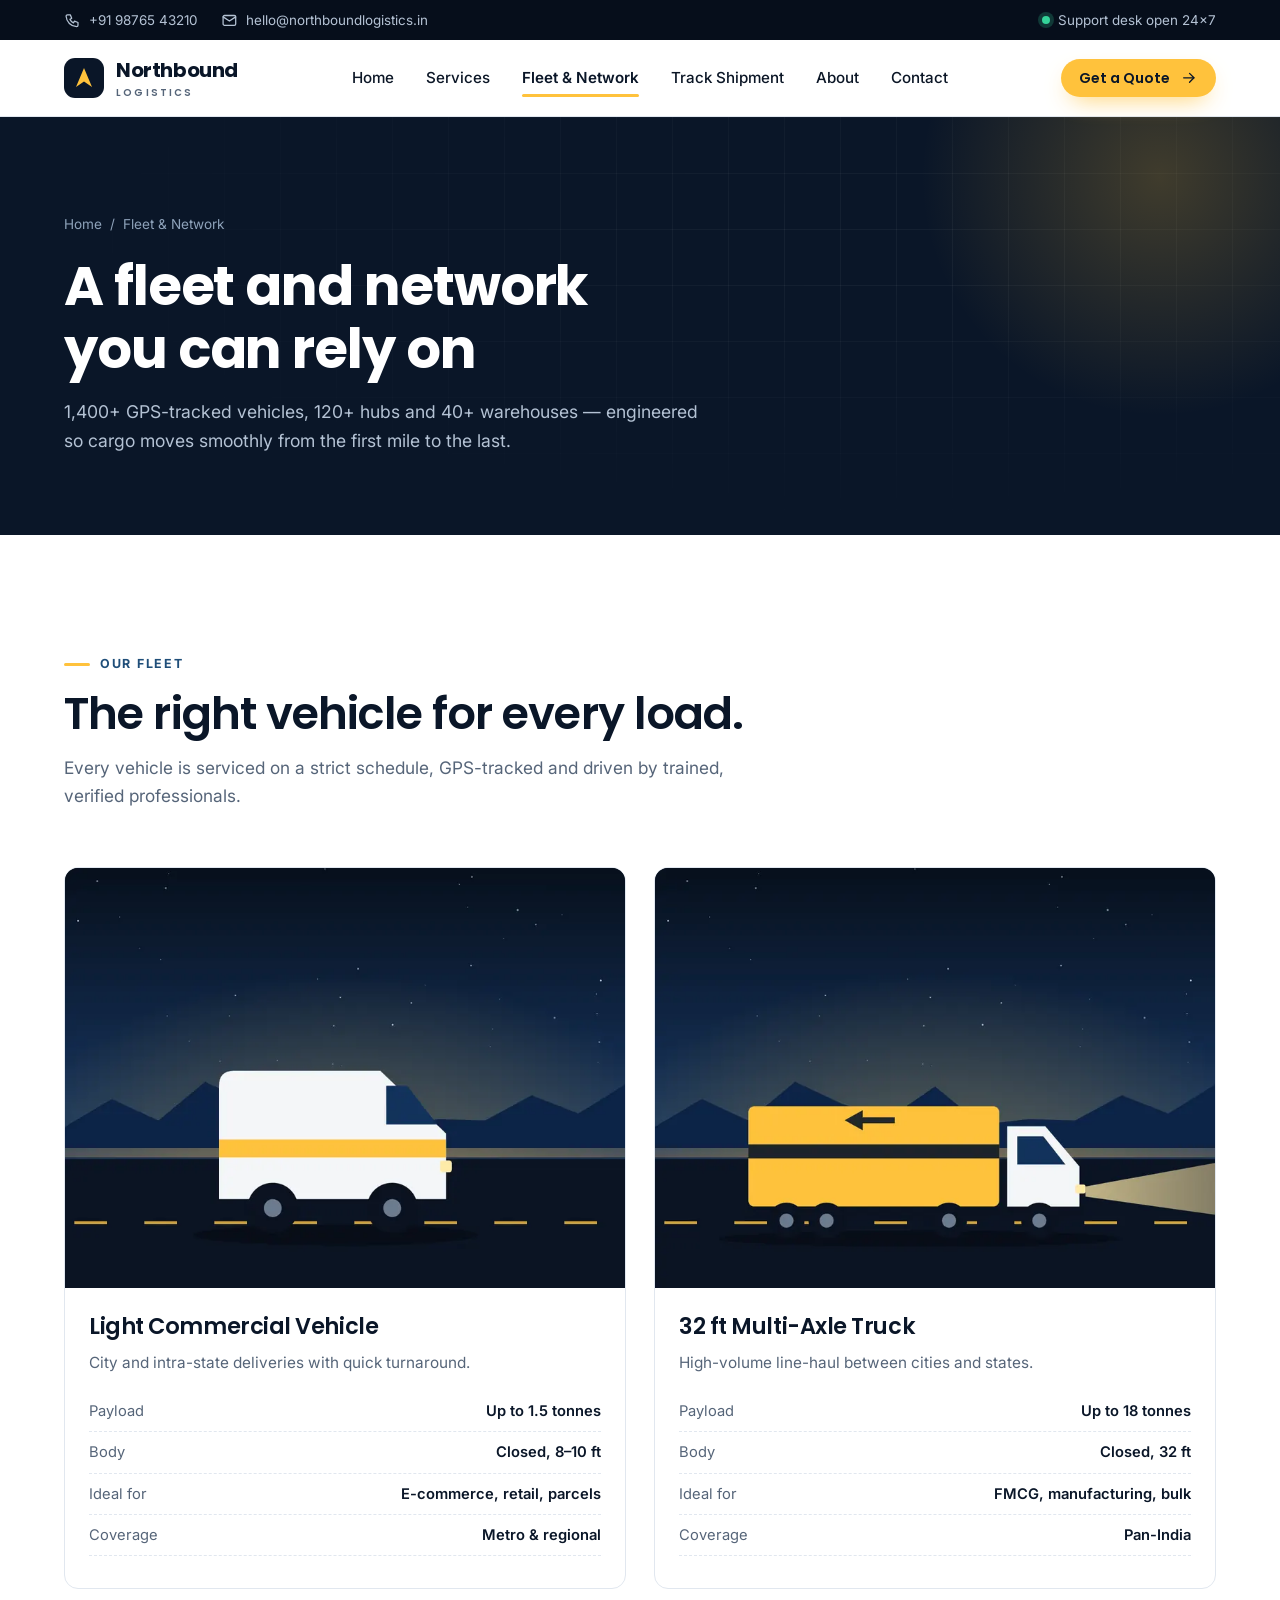
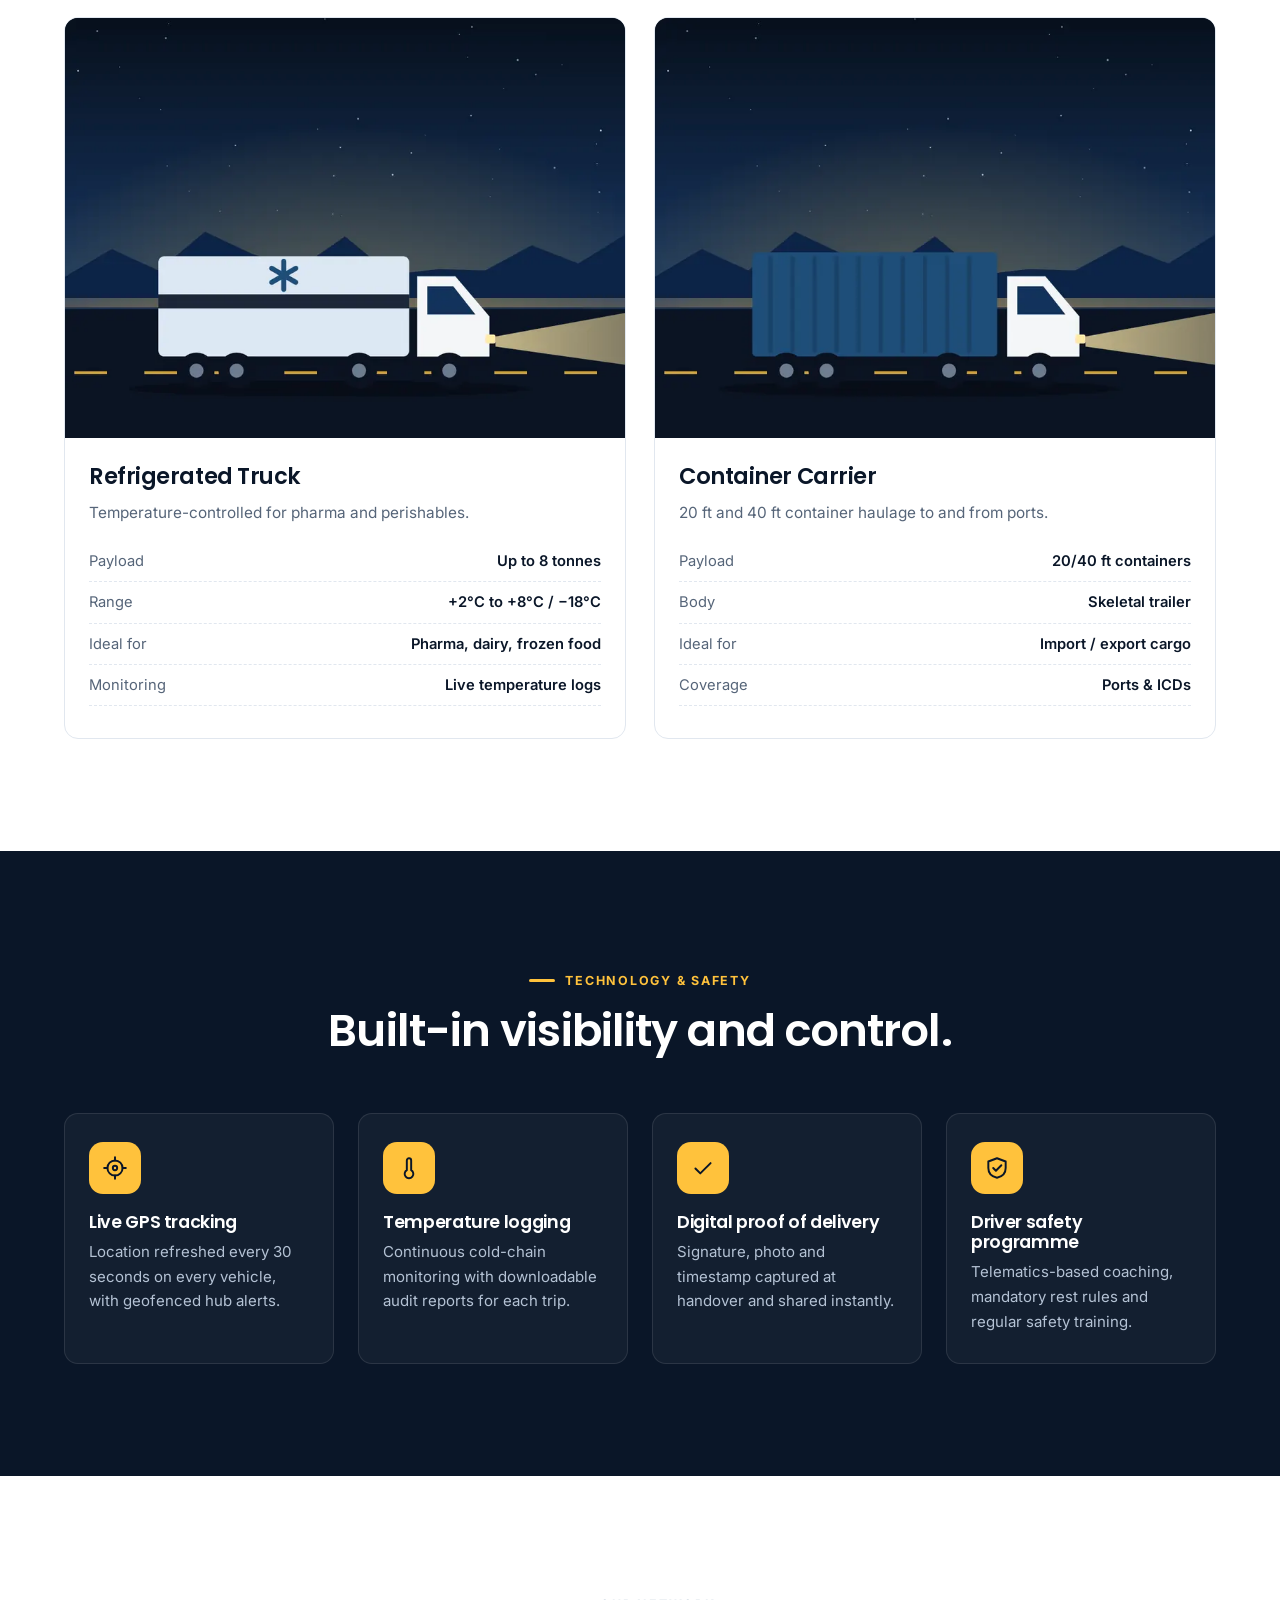
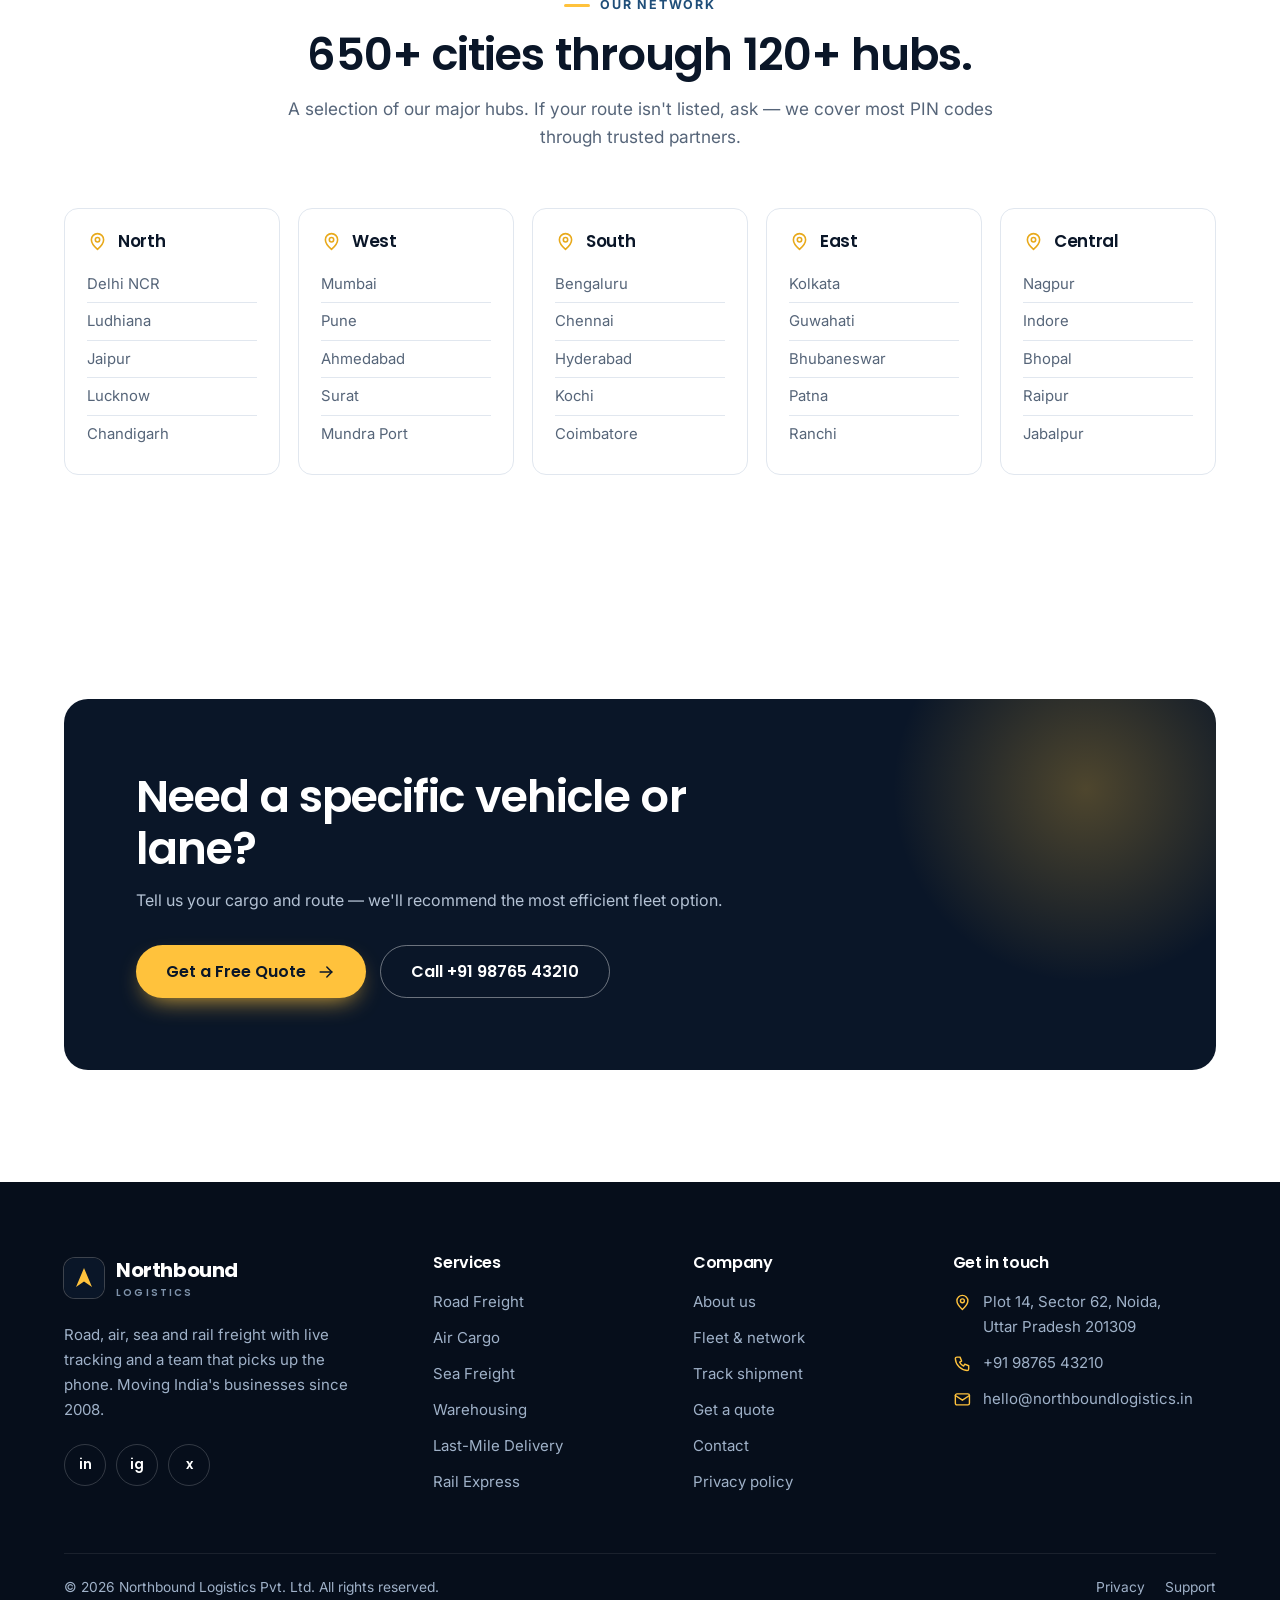
<file: fleet.html>
<!DOCTYPE html>
<html lang="en">
<head>
<meta charset="utf-8">
<meta name="viewport" content="width=device-width, initial-scale=1">
<title>Fleet &amp; Network — 1,400+ Vehicles, 650+ Cities | Northbound Logistics</title>
<meta name="description" content="Meet the Northbound Logistics fleet: light commercial vehicles, multi-axle trucks, reefers and container carriers across a pan-India hub network.">
<meta name="theme-color" content="#0A1628">
<link rel="canonical" href="https://sahil080805.github.io/northbound-logistics/fleet.html">
<meta property="og:type" content="website"><meta property="og:site_name" content="Northbound Logistics">
<meta property="og:title" content="Fleet &amp; Network — 1,400+ Vehicles, 650+ Cities | Northbound Logistics"><meta property="og:description" content="Meet the Northbound Logistics fleet: light commercial vehicles, multi-axle trucks, reefers and container carriers across a pan-India hub network.">
<link rel="icon" href="assets/icons/favicon.svg" type="image/svg+xml">
<link rel="preconnect" href="https://fonts.googleapis.com"><link rel="preconnect" href="https://fonts.gstatic.com" crossorigin>
<link href="https://fonts.googleapis.com/css2?family=Inter:wght@400;500;600&family=Poppins:wght@500;600;700&display=swap" rel="stylesheet">
<link rel="stylesheet" href="css/styles.css">
<script>document.documentElement.classList.add('js')</script>
</head>
<body data-page="fleet">
<svg xmlns="http://www.w3.org/2000/svg" style="display:none" aria-hidden="true"><symbol id="i-truck" viewBox="0 0 24 24"><path d="M3 6h11v9H3z"/><path d="M14 9h4l3 3v3h-7z"/><circle cx="7" cy="17.5" r="1.8"/><circle cx="17" cy="17.5" r="1.8"/></symbol><symbol id="i-plane" viewBox="0 0 24 24"><path d="M17.8 19.2 16 11l3.5-3.5C21 6 21.5 4 21 3c-1-.5-3 0-4.5 1.5L13 8 4.8 6.2c-.5-.1-.9.1-1.1.5l-.3.5c-.2.5-.1 1 .3 1.3L9 12l-2 3H4l-1 1 3 2 2 3 1-1v-3l3-2 3.5 5.3c.3.4.8.5 1.3.3l.5-.2c.4-.3.6-.7.5-1.2z"/></symbol><symbol id="i-ship" viewBox="0 0 24 24"><path d="M3 17l2 3h14l2-3z"/><path d="M5 17v-6h14v6"/><path d="M9 11V7h6v4"/><path d="M12 7V4"/></symbol><symbol id="i-warehouse" viewBox="0 0 24 24"><path d="M3 21V9l9-5 9 5v12"/><path d="M7 21v-8h10v8"/><path d="M7 16h10"/></symbol><symbol id="i-pin" viewBox="0 0 24 24"><path d="M12 21s7-6 7-11a7 7 0 1 0-14 0c0 5 7 11 7 11z"/><circle cx="12" cy="10" r="2.5"/></symbol><symbol id="i-train" viewBox="0 0 24 24"><path d="M6 3h12a2 2 0 0 1 2 2v10a3 3 0 0 1-3 3H7a3 3 0 0 1-3-3V5a2 2 0 0 1 2-2z"/><path d="M4 11h16"/><path d="M8 21l2-3"/><path d="M16 21l-2-3"/><circle cx="8" cy="15" r=".8"/><circle cx="16" cy="15" r=".8"/></symbol><symbol id="i-shield" viewBox="0 0 24 24"><path d="M12 3l8 3v6c0 5-3.5 8-8 9-4.5-1-8-4-8-9V6z"/><path d="M8.5 12l2.5 2.5L16 9.5"/></symbol><symbol id="i-clock" viewBox="0 0 24 24"><circle cx="12" cy="12" r="9"/><path d="M12 7v5l3 2"/></symbol><symbol id="i-phone" viewBox="0 0 24 24"><path d="M5 4h4l2 5-2.5 1.5a11 11 0 0 0 5 5L15 13l5 2v4a2 2 0 0 1-2 2A16 16 0 0 1 3 6a2 2 0 0 1 2-2z"/></symbol><symbol id="i-mail" viewBox="0 0 24 24"><rect x="3" y="5" width="18" height="14" rx="2"/><path d="M3 7l9 6 9-6"/></symbol><symbol id="i-check" viewBox="0 0 24 24"><path d="M5 12.5l4.5 4.5L19 7.5"/></symbol><symbol id="i-arrow" viewBox="0 0 24 24"><path d="M5 12h14"/><path d="M13 6l6 6-6 6"/></symbol><symbol id="i-menu" viewBox="0 0 24 24"><path d="M4 7h16M4 12h16M4 17h16"/></symbol><symbol id="i-close" viewBox="0 0 24 24"><path d="M6 6l12 12M18 6L6 18"/></symbol><symbol id="i-box" viewBox="0 0 24 24"><path d="M3 8l9-5 9 5v8l-9 5-9-5z"/><path d="M3 8l9 5 9-5"/><path d="M12 13v8"/></symbol><symbol id="i-thermo" viewBox="0 0 24 24"><path d="M10 14V5a2 2 0 1 1 4 0v9a4 4 0 1 1-4 0z"/></symbol><symbol id="i-gps" viewBox="0 0 24 24"><circle cx="12" cy="12" r="7"/><circle cx="12" cy="12" r="2"/><path d="M12 2v3M12 19v3M2 12h3M19 12h3"/></symbol><symbol id="i-headset" viewBox="0 0 24 24"><path d="M4 14v-2a8 8 0 0 1 16 0v2"/><path d="M4 14h3v5H5a1 1 0 0 1-1-1z"/><path d="M20 14h-3v5h2a1 1 0 0 0 1-1z"/><path d="M17 19c0 1.5-2 2-5 2"/></symbol><symbol id="i-star" viewBox="0 0 24 24"><path d="M12 3l2.7 5.6 6.1.9-4.4 4.3 1 6.1L12 17l-5.4 2.9 1-6.1L3.2 9.5l6.1-.9z"/></symbol><symbol id="i-chevron" viewBox="0 0 24 24"><path d="M6 9l6 6 6-6"/></symbol><symbol id="i-globe" viewBox="0 0 24 24"><circle cx="12" cy="12" r="9"/><path d="M3 12h18"/><path d="M12 3c3 3 3 15 0 18"/><path d="M12 3c-3 3-3 15 0 18"/></symbol><symbol id="i-leaf" viewBox="0 0 24 24"><path d="M5 19c0-9 5-14 15-14 0 10-5 15-14 15"/><path d="M5 19l8-8"/></symbol><symbol id="i-eye" viewBox="0 0 24 24"><path d="M2 12s3.5-7 10-7 10 7 10 7-3.5 7-10 7S2 12 2 12z"/><circle cx="12" cy="12" r="3"/></symbol><symbol id="i-route" viewBox="0 0 24 24"><circle cx="6" cy="18" r="2.5"/><circle cx="18" cy="6" r="2.5"/><path d="M8.5 18H15a3 3 0 0 0 0-6H9a3 3 0 0 1 0-6h6.5"/></symbol></svg>
<a class="skip-link" href="#main">Skip to content</a>
<div class="topbar"><div class="container">
  <div class="topbar__group"><a href="tel:+919876543210"><svg class="icon" aria-hidden="true"><use href="#i-phone"/></svg> +91 98765 43210</a><a class="hide-md" href="mailto:hello@northboundlogistics.in"><svg class="icon" aria-hidden="true"><use href="#i-mail"/></svg> hello@northboundlogistics.in</a></div>
  <div class="topbar__group"><span class="live">Support desk open 24&times;7</span></div>
</div></div>
<header class="site-header"><div class="container nav-wrap">
  <a class="brand" href="index.html" aria-label="Northbound Logistics — home"><svg class="brand__mark" viewBox="0 0 40 40" aria-hidden="true"><rect width="40" height="40" rx="11" fill="#0A1628"/><path d="M12 29 L20 10 L28 29 L20 23.5 Z" fill="#FFC23C"/></svg><span>Northbound<small>Logistics</small></span></a>
  <nav class="nav" id="site-nav" aria-label="Main"><a class="nav__link" data-page="home" href="index.html">Home</a><a class="nav__link" data-page="services" href="services.html">Services</a><a class="nav__link" data-page="fleet" href="fleet.html">Fleet &amp; Network</a><a class="nav__link" data-page="tracking" href="tracking.html">Track Shipment</a><a class="nav__link" data-page="about" href="about.html">About</a><a class="nav__link" data-page="contact" href="contact.html">Contact</a><a class="btn btn--primary mobile-cta" href="quote.html">Get a Quote <svg class="icon icon--arrow" aria-hidden="true"><use href="#i-arrow"/></svg></a></nav>
  <a class="btn btn--primary btn--sm" href="quote.html">Get a Quote <svg class="icon icon--arrow" aria-hidden="true"><use href="#i-arrow"/></svg></a>
  <button class="nav-toggle" type="button" aria-label="Open menu" aria-expanded="false" aria-controls="site-nav"><svg class="icon icon--open" aria-hidden="true"><use href="#i-menu"/></svg><svg class="icon icon--close" aria-hidden="true"><use href="#i-close"/></svg></button>
</div></header>
<main id="main">
<section class="page-hero"><div class="container">
  <nav class="crumbs" aria-label="Breadcrumb"><a href="index.html">Home</a><span aria-hidden="true">/</span><span>Fleet &amp; Network</span></nav>
  <h1>A fleet and network you can rely on</h1><p>1,400+ GPS-tracked vehicles, 120+ hubs and 40+ warehouses &mdash; engineered so cargo moves smoothly from the first mile to the last.</p></div></section>
<section class="section"><div class="container"><div class="section-head reveal"><span class="eyebrow">Our fleet</span><h2>The right vehicle for every load.</h2><p>Every vehicle is serviced on a strict schedule, GPS-tracked and driven by trained, verified professionals.</p></div><div class="cards cards--2"><article class="card reveal" style="--d:0.0s"><div class="card__media"><picture><source type="image/webp" srcset="assets/img/fleet-lcv-480.webp 480w, assets/img/fleet-lcv-800.webp 800w, assets/img/fleet-lcv-1200.webp 1200w" sizes="(min-width: 980px) 560px, (min-width: 680px) 45vw, 92vw"><img src="assets/img/fleet-lcv-1200.jpg" srcset="assets/img/fleet-lcv-480.jpg 480w, assets/img/fleet-lcv-800.jpg 800w, assets/img/fleet-lcv-1200.jpg 1200w" sizes="(min-width: 980px) 560px, (min-width: 680px) 45vw, 92vw" width="1200" height="900" alt="Light Commercial Vehicle" loading="lazy" decoding="async"></picture></div>
<div class="card__body" style="padding-top:26px"><h3>Light Commercial Vehicle</h3><p style="flex:0">City and intra-state deliveries with quick turnaround.</p><ul class="spec-list"><li><span>Payload</span><span>Up to 1.5 tonnes</span></li><li><span>Body</span><span>Closed, 8–10 ft</span></li><li><span>Ideal for</span><span>E-commerce, retail, parcels</span></li><li><span>Coverage</span><span>Metro &amp; regional</span></li></ul></div></article><article class="card reveal" style="--d:0.08s"><div class="card__media"><picture><source type="image/webp" srcset="assets/img/fleet-mxl-480.webp 480w, assets/img/fleet-mxl-800.webp 800w, assets/img/fleet-mxl-1200.webp 1200w" sizes="(min-width: 980px) 560px, (min-width: 680px) 45vw, 92vw"><img src="assets/img/fleet-mxl-1200.jpg" srcset="assets/img/fleet-mxl-480.jpg 480w, assets/img/fleet-mxl-800.jpg 800w, assets/img/fleet-mxl-1200.jpg 1200w" sizes="(min-width: 980px) 560px, (min-width: 680px) 45vw, 92vw" width="1200" height="900" alt="32 ft Multi-Axle Truck" loading="lazy" decoding="async"></picture></div>
<div class="card__body" style="padding-top:26px"><h3>32 ft Multi-Axle Truck</h3><p style="flex:0">High-volume line-haul between cities and states.</p><ul class="spec-list"><li><span>Payload</span><span>Up to 18 tonnes</span></li><li><span>Body</span><span>Closed, 32 ft</span></li><li><span>Ideal for</span><span>FMCG, manufacturing, bulk</span></li><li><span>Coverage</span><span>Pan-India</span></li></ul></div></article><article class="card reveal" style="--d:0.0s"><div class="card__media"><picture><source type="image/webp" srcset="assets/img/fleet-reefer-480.webp 480w, assets/img/fleet-reefer-800.webp 800w, assets/img/fleet-reefer-1200.webp 1200w" sizes="(min-width: 980px) 560px, (min-width: 680px) 45vw, 92vw"><img src="assets/img/fleet-reefer-1200.jpg" srcset="assets/img/fleet-reefer-480.jpg 480w, assets/img/fleet-reefer-800.jpg 800w, assets/img/fleet-reefer-1200.jpg 1200w" sizes="(min-width: 980px) 560px, (min-width: 680px) 45vw, 92vw" width="1200" height="900" alt="Refrigerated Truck" loading="lazy" decoding="async"></picture></div>
<div class="card__body" style="padding-top:26px"><h3>Refrigerated Truck</h3><p style="flex:0">Temperature-controlled for pharma and perishables.</p><ul class="spec-list"><li><span>Payload</span><span>Up to 8 tonnes</span></li><li><span>Range</span><span>+2&deg;C to +8&deg;C / &minus;18&deg;C</span></li><li><span>Ideal for</span><span>Pharma, dairy, frozen food</span></li><li><span>Monitoring</span><span>Live temperature logs</span></li></ul></div></article><article class="card reveal" style="--d:0.08s"><div class="card__media"><picture><source type="image/webp" srcset="assets/img/fleet-container-480.webp 480w, assets/img/fleet-container-800.webp 800w, assets/img/fleet-container-1200.webp 1200w" sizes="(min-width: 980px) 560px, (min-width: 680px) 45vw, 92vw"><img src="assets/img/fleet-container-1200.jpg" srcset="assets/img/fleet-container-480.jpg 480w, assets/img/fleet-container-800.jpg 800w, assets/img/fleet-container-1200.jpg 1200w" sizes="(min-width: 980px) 560px, (min-width: 680px) 45vw, 92vw" width="1200" height="900" alt="Container Carrier" loading="lazy" decoding="async"></picture></div>
<div class="card__body" style="padding-top:26px"><h3>Container Carrier</h3><p style="flex:0">20 ft and 40 ft container haulage to and from ports.</p><ul class="spec-list"><li><span>Payload</span><span>20/40 ft containers</span></li><li><span>Body</span><span>Skeletal trailer</span></li><li><span>Ideal for</span><span>Import / export cargo</span></li><li><span>Coverage</span><span>Ports &amp; ICDs</span></li></ul></div></article></div></div></section>
<section class="section section--dark"><div class="container"><div class="section-head center reveal"><span class="eyebrow">Technology &amp; safety</span><h2>Built-in visibility and control.</h2></div>
<div class="features">
<div class="feature reveal"><span class="feature__icon"><svg class="icon" aria-hidden="true"><use href="#i-gps"/></svg></span><h3>Live GPS tracking</h3><p>Location refreshed every 30 seconds on every vehicle, with geofenced hub alerts.</p></div>
<div class="feature reveal" style="--d:.08s"><span class="feature__icon"><svg class="icon" aria-hidden="true"><use href="#i-thermo"/></svg></span><h3>Temperature logging</h3><p>Continuous cold-chain monitoring with downloadable audit reports for each trip.</p></div>
<div class="feature reveal" style="--d:.16s"><span class="feature__icon"><svg class="icon" aria-hidden="true"><use href="#i-check"/></svg></span><h3>Digital proof of delivery</h3><p>Signature, photo and timestamp captured at handover and shared instantly.</p></div>
<div class="feature reveal" style="--d:.24s"><span class="feature__icon"><svg class="icon" aria-hidden="true"><use href="#i-shield"/></svg></span><h3>Driver safety programme</h3><p>Telematics-based coaching, mandatory rest rules and regular safety training.</p></div></div></div></section>
<section class="section"><div class="container"><div class="section-head center reveal"><span class="eyebrow">Our network</span><h2>650+ cities through 120+ hubs.</h2><p>A selection of our major hubs. If your route isn't listed, ask &mdash; we cover most PIN codes through trusted partners.</p></div><div class="regions"><div class='region reveal' style='--d:0.0s'><h3><svg class="icon" aria-hidden="true"><use href="#i-pin"/></svg>North</h3><ul><li>Delhi NCR</li><li>Ludhiana</li><li>Jaipur</li><li>Lucknow</li><li>Chandigarh</li></ul></div><div class='region reveal' style='--d:0.06s'><h3><svg class="icon" aria-hidden="true"><use href="#i-pin"/></svg>West</h3><ul><li>Mumbai</li><li>Pune</li><li>Ahmedabad</li><li>Surat</li><li>Mundra Port</li></ul></div><div class='region reveal' style='--d:0.12s'><h3><svg class="icon" aria-hidden="true"><use href="#i-pin"/></svg>South</h3><ul><li>Bengaluru</li><li>Chennai</li><li>Hyderabad</li><li>Kochi</li><li>Coimbatore</li></ul></div><div class='region reveal' style='--d:0.18s'><h3><svg class="icon" aria-hidden="true"><use href="#i-pin"/></svg>East</h3><ul><li>Kolkata</li><li>Guwahati</li><li>Bhubaneswar</li><li>Patna</li><li>Ranchi</li></ul></div><div class='region reveal' style='--d:0.24s'><h3><svg class="icon" aria-hidden="true"><use href="#i-pin"/></svg>Central</h3><ul><li>Nagpur</li><li>Indore</li><li>Bhopal</li><li>Raipur</li><li>Jabalpur</li></ul></div></div></div></section>
<section class="section"><div class="container reveal"><div class="cta-band"><div><h2>Need a specific vehicle or lane?</h2><p>Tell us your cargo and route &mdash; we'll recommend the most efficient fleet option.</p></div>
<div class="cta-band__actions"><a class="btn btn--primary btn--lg" href="quote.html">Get a Free Quote <svg class="icon icon--arrow" aria-hidden="true"><use href="#i-arrow"/></svg></a><a class="btn btn--outline-light btn--lg" href="tel:+919876543210">Call +91 98765 43210</a></div></div></div></section>
</main>
<footer class="site-footer"><div class="container">
  <div class="footer-grid">
    <div><a class="brand" href="index.html"><svg class="brand__mark" viewBox="0 0 40 40" aria-hidden="true"><rect width="40" height="40" rx="11" fill="#0A1628"/><path d="M12 29 L20 10 L28 29 L20 23.5 Z" fill="#FFC23C"/></svg><span>Northbound<small>Logistics</small></span></a>
      <p>Road, air, sea and rail freight with live tracking and a team that picks up the phone. Moving India's businesses since 2008.</p>
      <div class="social"><a href="https://www.linkedin.com/" rel="noopener" target="_blank" aria-label="LinkedIn">in</a><a href="https://www.instagram.com/" rel="noopener" target="_blank" aria-label="Instagram">ig</a><a href="https://x.com/" rel="noopener" target="_blank" aria-label="X (Twitter)">x</a></div></div>
    <div><h4>Services</h4><ul>
      <li><a href="services.html#road">Road Freight</a></li><li><a href="services.html#air">Air Cargo</a></li><li><a href="services.html#sea">Sea Freight</a></li>
      <li><a href="services.html#warehousing">Warehousing</a></li><li><a href="services.html#lastmile">Last-Mile Delivery</a></li><li><a href="services.html#rail">Rail Express</a></li></ul></div>
    <div><h4>Company</h4><ul>
      <li><a href="about.html">About us</a></li><li><a href="fleet.html">Fleet &amp; network</a></li><li><a href="tracking.html">Track shipment</a></li>
      <li><a href="quote.html">Get a quote</a></li><li><a href="contact.html">Contact</a></li><li><a href="privacy.html">Privacy policy</a></li></ul></div>
    <div><h4>Get in touch</h4><ul class="footer-contact">
      <li><svg class="icon" aria-hidden="true"><use href="#i-pin"/></svg><span>Plot 14, Sector 62, Noida,<br>Uttar Pradesh 201309</span></li>
      <li><svg class="icon" aria-hidden="true"><use href="#i-phone"/></svg><a href="tel:+919876543210">+91 98765 43210</a></li>
      <li><svg class="icon" aria-hidden="true"><use href="#i-mail"/></svg><a href="mailto:hello@northboundlogistics.in">hello@northboundlogistics.in</a></li></ul></div>
  </div>
  <div class="footer-bottom"><span>&copy; <span class="js-year">2026</span> Northbound Logistics Pvt. Ltd. All rights reserved.</span><nav aria-label="Legal"><a href="privacy.html">Privacy</a><a href="contact.html">Support</a></nav></div>
</div></footer>
<script src="js/config.js" defer></script><script src="js/main.js" defer></script>
</body>
</html>
</file>
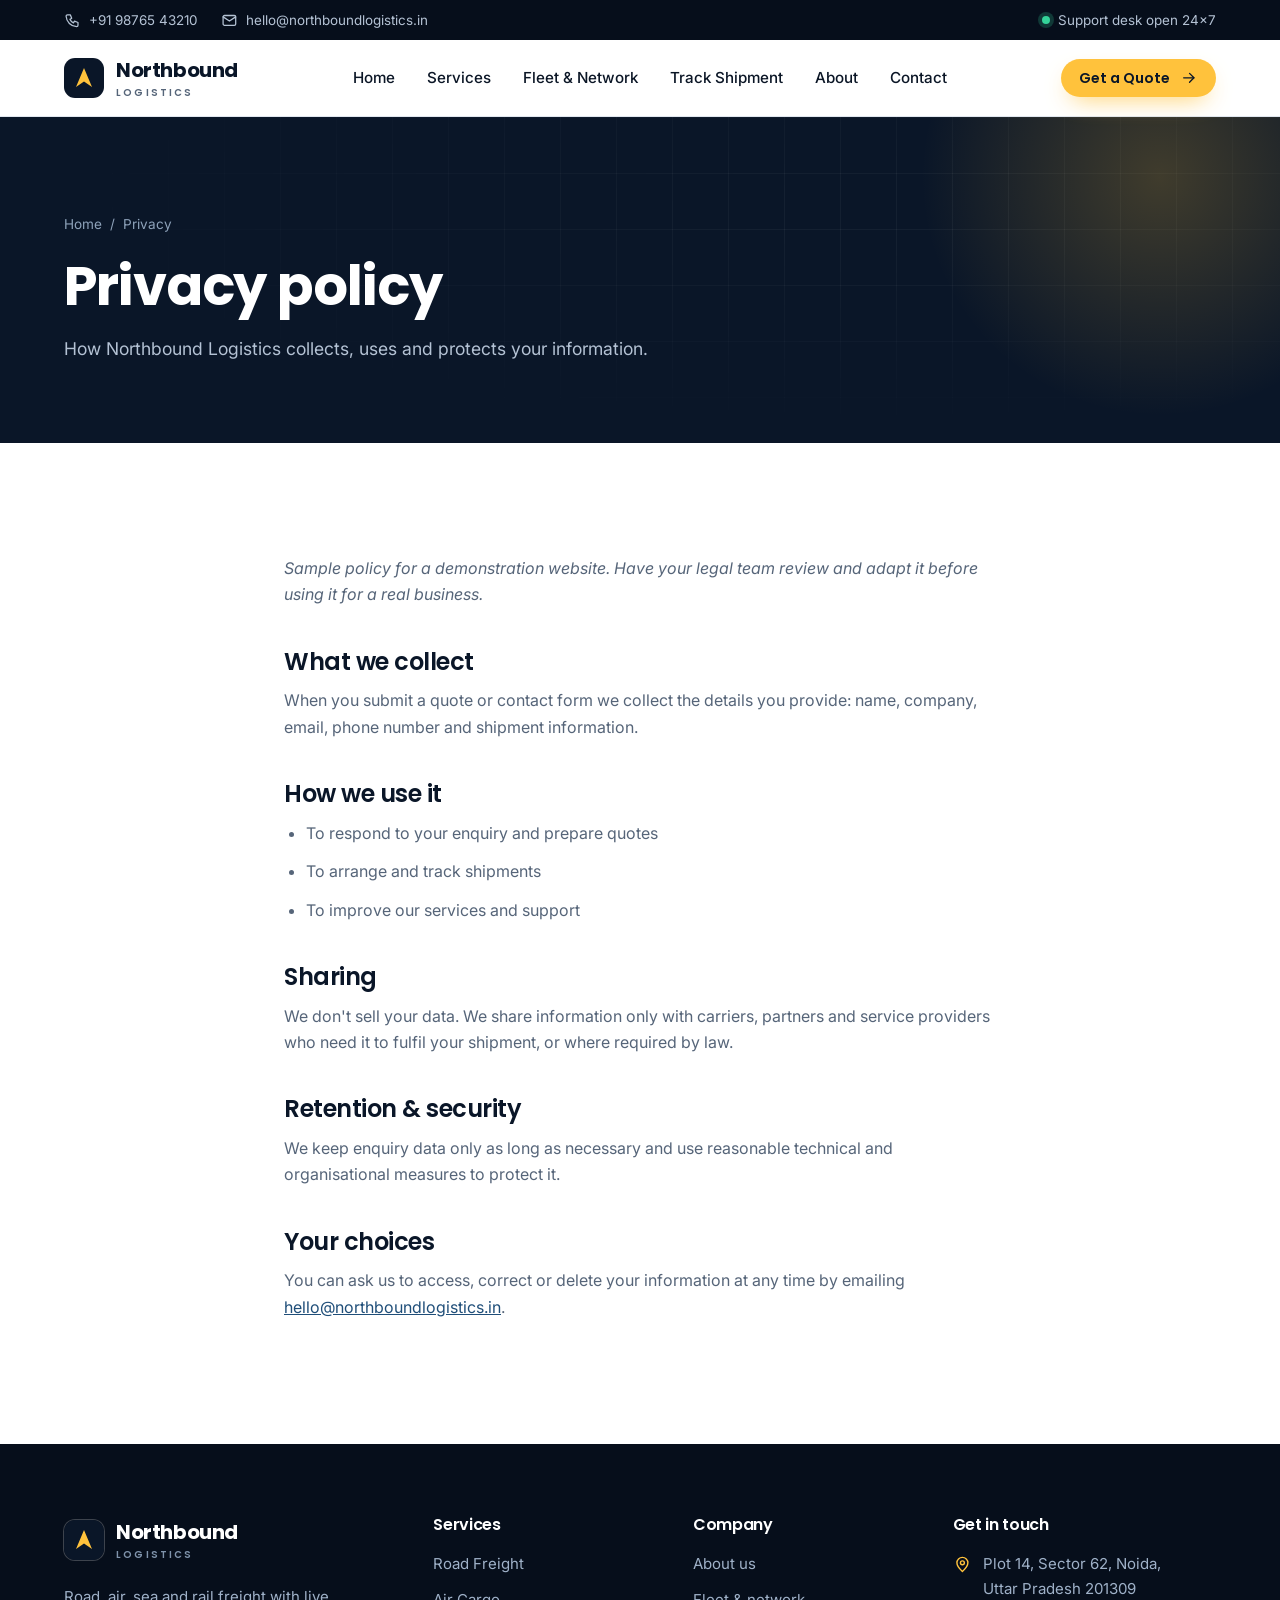
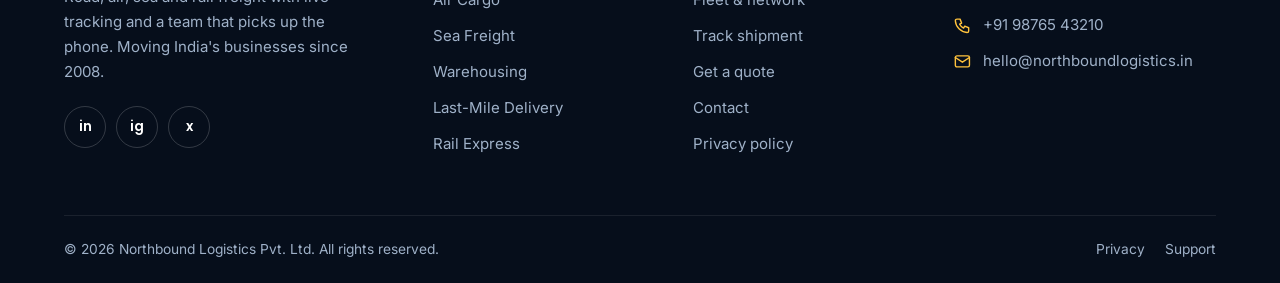
<file: privacy.html>
<!DOCTYPE html>
<html lang="en">
<head>
<meta charset="utf-8">
<meta name="viewport" content="width=device-width, initial-scale=1">
<title>Privacy Policy | Northbound Logistics</title>
<meta name="description" content="Read how Northbound Logistics collects, uses and protects your personal information.">
<meta name="theme-color" content="#0A1628">
<link rel="canonical" href="https://sahil080805.github.io/northbound-logistics/privacy.html">
<meta property="og:type" content="website"><meta property="og:site_name" content="Northbound Logistics">
<meta property="og:title" content="Privacy Policy | Northbound Logistics"><meta property="og:description" content="Read how Northbound Logistics collects, uses and protects your personal information.">
<link rel="icon" href="assets/icons/favicon.svg" type="image/svg+xml">
<link rel="preconnect" href="https://fonts.googleapis.com"><link rel="preconnect" href="https://fonts.gstatic.com" crossorigin>
<link href="https://fonts.googleapis.com/css2?family=Inter:wght@400;500;600&family=Poppins:wght@500;600;700&display=swap" rel="stylesheet">
<link rel="stylesheet" href="css/styles.css">
<script>document.documentElement.classList.add('js')</script>
</head>
<body data-page="">
<svg xmlns="http://www.w3.org/2000/svg" style="display:none" aria-hidden="true"><symbol id="i-truck" viewBox="0 0 24 24"><path d="M3 6h11v9H3z"/><path d="M14 9h4l3 3v3h-7z"/><circle cx="7" cy="17.5" r="1.8"/><circle cx="17" cy="17.5" r="1.8"/></symbol><symbol id="i-plane" viewBox="0 0 24 24"><path d="M17.8 19.2 16 11l3.5-3.5C21 6 21.5 4 21 3c-1-.5-3 0-4.5 1.5L13 8 4.8 6.2c-.5-.1-.9.1-1.1.5l-.3.5c-.2.5-.1 1 .3 1.3L9 12l-2 3H4l-1 1 3 2 2 3 1-1v-3l3-2 3.5 5.3c.3.4.8.5 1.3.3l.5-.2c.4-.3.6-.7.5-1.2z"/></symbol><symbol id="i-ship" viewBox="0 0 24 24"><path d="M3 17l2 3h14l2-3z"/><path d="M5 17v-6h14v6"/><path d="M9 11V7h6v4"/><path d="M12 7V4"/></symbol><symbol id="i-warehouse" viewBox="0 0 24 24"><path d="M3 21V9l9-5 9 5v12"/><path d="M7 21v-8h10v8"/><path d="M7 16h10"/></symbol><symbol id="i-pin" viewBox="0 0 24 24"><path d="M12 21s7-6 7-11a7 7 0 1 0-14 0c0 5 7 11 7 11z"/><circle cx="12" cy="10" r="2.5"/></symbol><symbol id="i-train" viewBox="0 0 24 24"><path d="M6 3h12a2 2 0 0 1 2 2v10a3 3 0 0 1-3 3H7a3 3 0 0 1-3-3V5a2 2 0 0 1 2-2z"/><path d="M4 11h16"/><path d="M8 21l2-3"/><path d="M16 21l-2-3"/><circle cx="8" cy="15" r=".8"/><circle cx="16" cy="15" r=".8"/></symbol><symbol id="i-shield" viewBox="0 0 24 24"><path d="M12 3l8 3v6c0 5-3.5 8-8 9-4.5-1-8-4-8-9V6z"/><path d="M8.5 12l2.5 2.5L16 9.5"/></symbol><symbol id="i-clock" viewBox="0 0 24 24"><circle cx="12" cy="12" r="9"/><path d="M12 7v5l3 2"/></symbol><symbol id="i-phone" viewBox="0 0 24 24"><path d="M5 4h4l2 5-2.5 1.5a11 11 0 0 0 5 5L15 13l5 2v4a2 2 0 0 1-2 2A16 16 0 0 1 3 6a2 2 0 0 1 2-2z"/></symbol><symbol id="i-mail" viewBox="0 0 24 24"><rect x="3" y="5" width="18" height="14" rx="2"/><path d="M3 7l9 6 9-6"/></symbol><symbol id="i-check" viewBox="0 0 24 24"><path d="M5 12.5l4.5 4.5L19 7.5"/></symbol><symbol id="i-arrow" viewBox="0 0 24 24"><path d="M5 12h14"/><path d="M13 6l6 6-6 6"/></symbol><symbol id="i-menu" viewBox="0 0 24 24"><path d="M4 7h16M4 12h16M4 17h16"/></symbol><symbol id="i-close" viewBox="0 0 24 24"><path d="M6 6l12 12M18 6L6 18"/></symbol><symbol id="i-box" viewBox="0 0 24 24"><path d="M3 8l9-5 9 5v8l-9 5-9-5z"/><path d="M3 8l9 5 9-5"/><path d="M12 13v8"/></symbol><symbol id="i-thermo" viewBox="0 0 24 24"><path d="M10 14V5a2 2 0 1 1 4 0v9a4 4 0 1 1-4 0z"/></symbol><symbol id="i-gps" viewBox="0 0 24 24"><circle cx="12" cy="12" r="7"/><circle cx="12" cy="12" r="2"/><path d="M12 2v3M12 19v3M2 12h3M19 12h3"/></symbol><symbol id="i-headset" viewBox="0 0 24 24"><path d="M4 14v-2a8 8 0 0 1 16 0v2"/><path d="M4 14h3v5H5a1 1 0 0 1-1-1z"/><path d="M20 14h-3v5h2a1 1 0 0 0 1-1z"/><path d="M17 19c0 1.5-2 2-5 2"/></symbol><symbol id="i-star" viewBox="0 0 24 24"><path d="M12 3l2.7 5.6 6.1.9-4.4 4.3 1 6.1L12 17l-5.4 2.9 1-6.1L3.2 9.5l6.1-.9z"/></symbol><symbol id="i-chevron" viewBox="0 0 24 24"><path d="M6 9l6 6 6-6"/></symbol><symbol id="i-globe" viewBox="0 0 24 24"><circle cx="12" cy="12" r="9"/><path d="M3 12h18"/><path d="M12 3c3 3 3 15 0 18"/><path d="M12 3c-3 3-3 15 0 18"/></symbol><symbol id="i-leaf" viewBox="0 0 24 24"><path d="M5 19c0-9 5-14 15-14 0 10-5 15-14 15"/><path d="M5 19l8-8"/></symbol><symbol id="i-eye" viewBox="0 0 24 24"><path d="M2 12s3.5-7 10-7 10 7 10 7-3.5 7-10 7S2 12 2 12z"/><circle cx="12" cy="12" r="3"/></symbol><symbol id="i-route" viewBox="0 0 24 24"><circle cx="6" cy="18" r="2.5"/><circle cx="18" cy="6" r="2.5"/><path d="M8.5 18H15a3 3 0 0 0 0-6H9a3 3 0 0 1 0-6h6.5"/></symbol></svg>
<a class="skip-link" href="#main">Skip to content</a>
<div class="topbar"><div class="container">
  <div class="topbar__group"><a href="tel:+919876543210"><svg class="icon" aria-hidden="true"><use href="#i-phone"/></svg> +91 98765 43210</a><a class="hide-md" href="mailto:hello@northboundlogistics.in"><svg class="icon" aria-hidden="true"><use href="#i-mail"/></svg> hello@northboundlogistics.in</a></div>
  <div class="topbar__group"><span class="live">Support desk open 24&times;7</span></div>
</div></div>
<header class="site-header"><div class="container nav-wrap">
  <a class="brand" href="index.html" aria-label="Northbound Logistics — home"><svg class="brand__mark" viewBox="0 0 40 40" aria-hidden="true"><rect width="40" height="40" rx="11" fill="#0A1628"/><path d="M12 29 L20 10 L28 29 L20 23.5 Z" fill="#FFC23C"/></svg><span>Northbound<small>Logistics</small></span></a>
  <nav class="nav" id="site-nav" aria-label="Main"><a class="nav__link" data-page="home" href="index.html">Home</a><a class="nav__link" data-page="services" href="services.html">Services</a><a class="nav__link" data-page="fleet" href="fleet.html">Fleet &amp; Network</a><a class="nav__link" data-page="tracking" href="tracking.html">Track Shipment</a><a class="nav__link" data-page="about" href="about.html">About</a><a class="nav__link" data-page="contact" href="contact.html">Contact</a><a class="btn btn--primary mobile-cta" href="quote.html">Get a Quote <svg class="icon icon--arrow" aria-hidden="true"><use href="#i-arrow"/></svg></a></nav>
  <a class="btn btn--primary btn--sm" href="quote.html">Get a Quote <svg class="icon icon--arrow" aria-hidden="true"><use href="#i-arrow"/></svg></a>
  <button class="nav-toggle" type="button" aria-label="Open menu" aria-expanded="false" aria-controls="site-nav"><svg class="icon icon--open" aria-hidden="true"><use href="#i-menu"/></svg><svg class="icon icon--close" aria-hidden="true"><use href="#i-close"/></svg></button>
</div></header>
<main id="main">
<section class="page-hero"><div class="container">
  <nav class="crumbs" aria-label="Breadcrumb"><a href="index.html">Home</a><span aria-hidden="true">/</span><span>Privacy</span></nav>
  <h1>Privacy policy</h1><p>How Northbound Logistics collects, uses and protects your information.</p></div></section>
<section class="section"><div class="container prose">
<p><em>Sample policy for a demonstration website. Have your legal team review and adapt it before using it for a real business.</em></p>
<h2>What we collect</h2><p>When you submit a quote or contact form we collect the details you provide: name, company, email, phone number and shipment information.</p>
<h2>How we use it</h2><ul><li>To respond to your enquiry and prepare quotes</li><li>To arrange and track shipments</li><li>To improve our services and support</li></ul>
<h2>Sharing</h2><p>We don't sell your data. We share information only with carriers, partners and service providers who need it to fulfil your shipment, or where required by law.</p>
<h2>Retention &amp; security</h2><p>We keep enquiry data only as long as necessary and use reasonable technical and organisational measures to protect it.</p>
<h2>Your choices</h2><p>You can ask us to access, correct or delete your information at any time by emailing <a href="mailto:hello@northboundlogistics.in" style="color:var(--steel);text-decoration:underline">hello@northboundlogistics.in</a>.</p>
</div></section>
</main>
<footer class="site-footer"><div class="container">
  <div class="footer-grid">
    <div><a class="brand" href="index.html"><svg class="brand__mark" viewBox="0 0 40 40" aria-hidden="true"><rect width="40" height="40" rx="11" fill="#0A1628"/><path d="M12 29 L20 10 L28 29 L20 23.5 Z" fill="#FFC23C"/></svg><span>Northbound<small>Logistics</small></span></a>
      <p>Road, air, sea and rail freight with live tracking and a team that picks up the phone. Moving India's businesses since 2008.</p>
      <div class="social"><a href="https://www.linkedin.com/" rel="noopener" target="_blank" aria-label="LinkedIn">in</a><a href="https://www.instagram.com/" rel="noopener" target="_blank" aria-label="Instagram">ig</a><a href="https://x.com/" rel="noopener" target="_blank" aria-label="X (Twitter)">x</a></div></div>
    <div><h4>Services</h4><ul>
      <li><a href="services.html#road">Road Freight</a></li><li><a href="services.html#air">Air Cargo</a></li><li><a href="services.html#sea">Sea Freight</a></li>
      <li><a href="services.html#warehousing">Warehousing</a></li><li><a href="services.html#lastmile">Last-Mile Delivery</a></li><li><a href="services.html#rail">Rail Express</a></li></ul></div>
    <div><h4>Company</h4><ul>
      <li><a href="about.html">About us</a></li><li><a href="fleet.html">Fleet &amp; network</a></li><li><a href="tracking.html">Track shipment</a></li>
      <li><a href="quote.html">Get a quote</a></li><li><a href="contact.html">Contact</a></li><li><a href="privacy.html">Privacy policy</a></li></ul></div>
    <div><h4>Get in touch</h4><ul class="footer-contact">
      <li><svg class="icon" aria-hidden="true"><use href="#i-pin"/></svg><span>Plot 14, Sector 62, Noida,<br>Uttar Pradesh 201309</span></li>
      <li><svg class="icon" aria-hidden="true"><use href="#i-phone"/></svg><a href="tel:+919876543210">+91 98765 43210</a></li>
      <li><svg class="icon" aria-hidden="true"><use href="#i-mail"/></svg><a href="mailto:hello@northboundlogistics.in">hello@northboundlogistics.in</a></li></ul></div>
  </div>
  <div class="footer-bottom"><span>&copy; <span class="js-year">2026</span> Northbound Logistics Pvt. Ltd. All rights reserved.</span><nav aria-label="Legal"><a href="privacy.html">Privacy</a><a href="contact.html">Support</a></nav></div>
</div></footer>
<script src="js/config.js" defer></script><script src="js/main.js" defer></script>
</body>
</html>
</file>
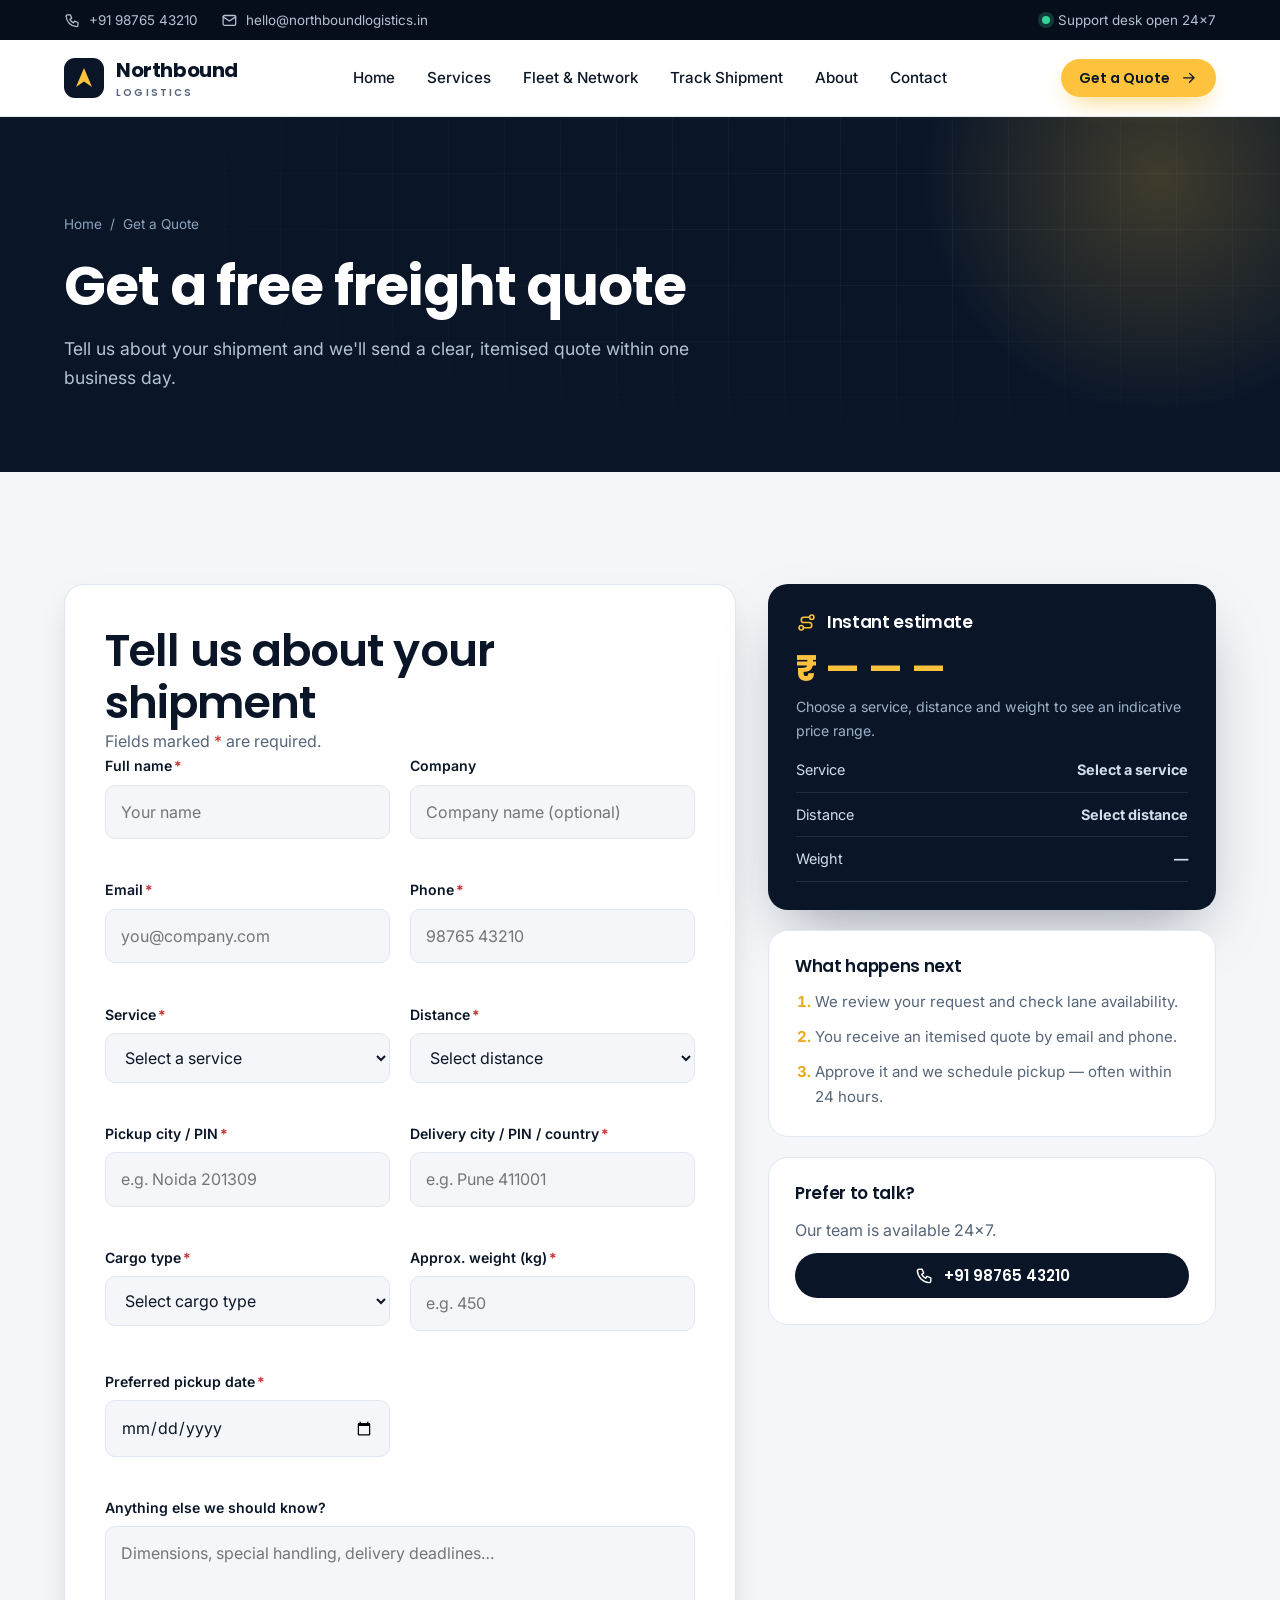
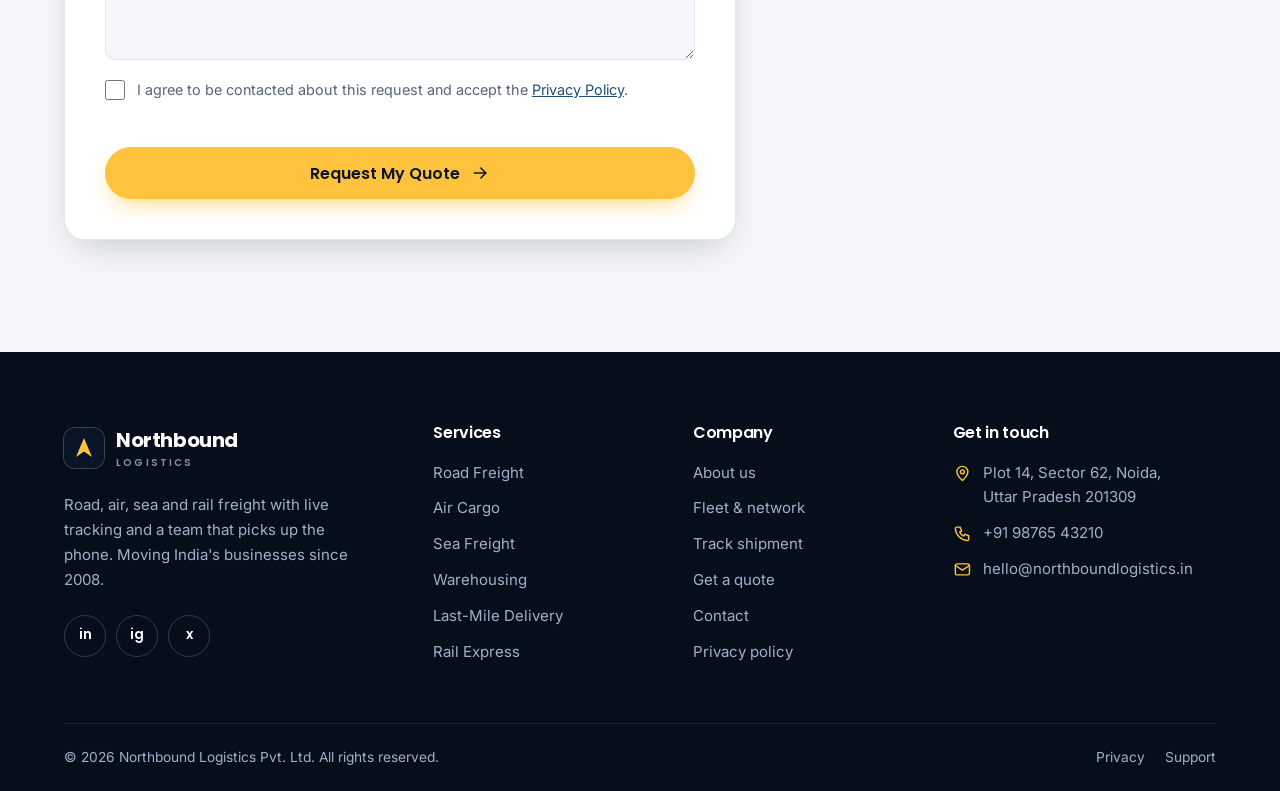
<file: quote.html>
<!DOCTYPE html>
<html lang="en">
<head>
<meta charset="utf-8">
<meta name="viewport" content="width=device-width, initial-scale=1">
<title>Get a Free Freight Quote | Northbound Logistics</title>
<meta name="description" content="Request a free, itemised freight quote from Northbound Logistics. Road, air, sea, rail and warehousing — reply within one business day.">
<meta name="theme-color" content="#0A1628">
<link rel="canonical" href="https://sahil080805.github.io/northbound-logistics/quote.html">
<meta property="og:type" content="website"><meta property="og:site_name" content="Northbound Logistics">
<meta property="og:title" content="Get a Free Freight Quote | Northbound Logistics"><meta property="og:description" content="Request a free, itemised freight quote from Northbound Logistics. Road, air, sea, rail and warehousing — reply within one business day.">
<link rel="icon" href="assets/icons/favicon.svg" type="image/svg+xml">
<link rel="preconnect" href="https://fonts.googleapis.com"><link rel="preconnect" href="https://fonts.gstatic.com" crossorigin>
<link href="https://fonts.googleapis.com/css2?family=Inter:wght@400;500;600&family=Poppins:wght@500;600;700&display=swap" rel="stylesheet">
<link rel="stylesheet" href="css/styles.css">
<script>document.documentElement.classList.add('js')</script>
</head>
<body data-page="quote">
<svg xmlns="http://www.w3.org/2000/svg" style="display:none" aria-hidden="true"><symbol id="i-truck" viewBox="0 0 24 24"><path d="M3 6h11v9H3z"/><path d="M14 9h4l3 3v3h-7z"/><circle cx="7" cy="17.5" r="1.8"/><circle cx="17" cy="17.5" r="1.8"/></symbol><symbol id="i-plane" viewBox="0 0 24 24"><path d="M17.8 19.2 16 11l3.5-3.5C21 6 21.5 4 21 3c-1-.5-3 0-4.5 1.5L13 8 4.8 6.2c-.5-.1-.9.1-1.1.5l-.3.5c-.2.5-.1 1 .3 1.3L9 12l-2 3H4l-1 1 3 2 2 3 1-1v-3l3-2 3.5 5.3c.3.4.8.5 1.3.3l.5-.2c.4-.3.6-.7.5-1.2z"/></symbol><symbol id="i-ship" viewBox="0 0 24 24"><path d="M3 17l2 3h14l2-3z"/><path d="M5 17v-6h14v6"/><path d="M9 11V7h6v4"/><path d="M12 7V4"/></symbol><symbol id="i-warehouse" viewBox="0 0 24 24"><path d="M3 21V9l9-5 9 5v12"/><path d="M7 21v-8h10v8"/><path d="M7 16h10"/></symbol><symbol id="i-pin" viewBox="0 0 24 24"><path d="M12 21s7-6 7-11a7 7 0 1 0-14 0c0 5 7 11 7 11z"/><circle cx="12" cy="10" r="2.5"/></symbol><symbol id="i-train" viewBox="0 0 24 24"><path d="M6 3h12a2 2 0 0 1 2 2v10a3 3 0 0 1-3 3H7a3 3 0 0 1-3-3V5a2 2 0 0 1 2-2z"/><path d="M4 11h16"/><path d="M8 21l2-3"/><path d="M16 21l-2-3"/><circle cx="8" cy="15" r=".8"/><circle cx="16" cy="15" r=".8"/></symbol><symbol id="i-shield" viewBox="0 0 24 24"><path d="M12 3l8 3v6c0 5-3.5 8-8 9-4.5-1-8-4-8-9V6z"/><path d="M8.5 12l2.5 2.5L16 9.5"/></symbol><symbol id="i-clock" viewBox="0 0 24 24"><circle cx="12" cy="12" r="9"/><path d="M12 7v5l3 2"/></symbol><symbol id="i-phone" viewBox="0 0 24 24"><path d="M5 4h4l2 5-2.5 1.5a11 11 0 0 0 5 5L15 13l5 2v4a2 2 0 0 1-2 2A16 16 0 0 1 3 6a2 2 0 0 1 2-2z"/></symbol><symbol id="i-mail" viewBox="0 0 24 24"><rect x="3" y="5" width="18" height="14" rx="2"/><path d="M3 7l9 6 9-6"/></symbol><symbol id="i-check" viewBox="0 0 24 24"><path d="M5 12.5l4.5 4.5L19 7.5"/></symbol><symbol id="i-arrow" viewBox="0 0 24 24"><path d="M5 12h14"/><path d="M13 6l6 6-6 6"/></symbol><symbol id="i-menu" viewBox="0 0 24 24"><path d="M4 7h16M4 12h16M4 17h16"/></symbol><symbol id="i-close" viewBox="0 0 24 24"><path d="M6 6l12 12M18 6L6 18"/></symbol><symbol id="i-box" viewBox="0 0 24 24"><path d="M3 8l9-5 9 5v8l-9 5-9-5z"/><path d="M3 8l9 5 9-5"/><path d="M12 13v8"/></symbol><symbol id="i-thermo" viewBox="0 0 24 24"><path d="M10 14V5a2 2 0 1 1 4 0v9a4 4 0 1 1-4 0z"/></symbol><symbol id="i-gps" viewBox="0 0 24 24"><circle cx="12" cy="12" r="7"/><circle cx="12" cy="12" r="2"/><path d="M12 2v3M12 19v3M2 12h3M19 12h3"/></symbol><symbol id="i-headset" viewBox="0 0 24 24"><path d="M4 14v-2a8 8 0 0 1 16 0v2"/><path d="M4 14h3v5H5a1 1 0 0 1-1-1z"/><path d="M20 14h-3v5h2a1 1 0 0 0 1-1z"/><path d="M17 19c0 1.5-2 2-5 2"/></symbol><symbol id="i-star" viewBox="0 0 24 24"><path d="M12 3l2.7 5.6 6.1.9-4.4 4.3 1 6.1L12 17l-5.4 2.9 1-6.1L3.2 9.5l6.1-.9z"/></symbol><symbol id="i-chevron" viewBox="0 0 24 24"><path d="M6 9l6 6 6-6"/></symbol><symbol id="i-globe" viewBox="0 0 24 24"><circle cx="12" cy="12" r="9"/><path d="M3 12h18"/><path d="M12 3c3 3 3 15 0 18"/><path d="M12 3c-3 3-3 15 0 18"/></symbol><symbol id="i-leaf" viewBox="0 0 24 24"><path d="M5 19c0-9 5-14 15-14 0 10-5 15-14 15"/><path d="M5 19l8-8"/></symbol><symbol id="i-eye" viewBox="0 0 24 24"><path d="M2 12s3.5-7 10-7 10 7 10 7-3.5 7-10 7S2 12 2 12z"/><circle cx="12" cy="12" r="3"/></symbol><symbol id="i-route" viewBox="0 0 24 24"><circle cx="6" cy="18" r="2.5"/><circle cx="18" cy="6" r="2.5"/><path d="M8.5 18H15a3 3 0 0 0 0-6H9a3 3 0 0 1 0-6h6.5"/></symbol></svg>
<a class="skip-link" href="#main">Skip to content</a>
<div class="topbar"><div class="container">
  <div class="topbar__group"><a href="tel:+919876543210"><svg class="icon" aria-hidden="true"><use href="#i-phone"/></svg> +91 98765 43210</a><a class="hide-md" href="mailto:hello@northboundlogistics.in"><svg class="icon" aria-hidden="true"><use href="#i-mail"/></svg> hello@northboundlogistics.in</a></div>
  <div class="topbar__group"><span class="live">Support desk open 24&times;7</span></div>
</div></div>
<header class="site-header"><div class="container nav-wrap">
  <a class="brand" href="index.html" aria-label="Northbound Logistics — home"><svg class="brand__mark" viewBox="0 0 40 40" aria-hidden="true"><rect width="40" height="40" rx="11" fill="#0A1628"/><path d="M12 29 L20 10 L28 29 L20 23.5 Z" fill="#FFC23C"/></svg><span>Northbound<small>Logistics</small></span></a>
  <nav class="nav" id="site-nav" aria-label="Main"><a class="nav__link" data-page="home" href="index.html">Home</a><a class="nav__link" data-page="services" href="services.html">Services</a><a class="nav__link" data-page="fleet" href="fleet.html">Fleet &amp; Network</a><a class="nav__link" data-page="tracking" href="tracking.html">Track Shipment</a><a class="nav__link" data-page="about" href="about.html">About</a><a class="nav__link" data-page="contact" href="contact.html">Contact</a><a class="btn btn--primary mobile-cta" href="quote.html">Get a Quote <svg class="icon icon--arrow" aria-hidden="true"><use href="#i-arrow"/></svg></a></nav>
  <a class="btn btn--primary btn--sm" href="quote.html">Get a Quote <svg class="icon icon--arrow" aria-hidden="true"><use href="#i-arrow"/></svg></a>
  <button class="nav-toggle" type="button" aria-label="Open menu" aria-expanded="false" aria-controls="site-nav"><svg class="icon icon--open" aria-hidden="true"><use href="#i-menu"/></svg><svg class="icon icon--close" aria-hidden="true"><use href="#i-close"/></svg></button>
</div></header>
<main id="main">
<section class="page-hero"><div class="container">
  <nav class="crumbs" aria-label="Breadcrumb"><a href="index.html">Home</a><span aria-hidden="true">/</span><span>Get a Quote</span></nav>
  <h1>Get a free freight quote</h1><p>Tell us about your shipment and we'll send a clear, itemised quote within one business day.</p></div></section>
<section class="section section--alt"><div class="container quote-layout">
<div class="form-card reveal"><div class="form-intro"><h2>Tell us about your shipment</h2><p>Fields marked <span style="color:var(--danger)">*</span> are required.</p></div>
<div class="form-banner" role="alert"></div>
<form id="quote-form" name="quote" method="post" data-nb-form data-ref-prefix="Q" data-netlify="true" data-netlify-honeypot="bot-field" novalidate>
  <input type="hidden" name="form-name" value="quote">
  <p class="hp" aria-hidden="true"><label>Leave this empty <input name="bot-field" tabindex="-1" autocomplete="off"></label></p>
  <div class="form-grid">
    <div class="field"><label for="name">Full name<span class="req" aria-hidden="true">*</span></label><input id="name" name="name" type="text" placeholder="Your name" data-rules="required,minlen:2" aria-describedby="name-err" autocomplete="name"><span class="field-error" id="name-err" role="alert"></span></div>
    <div class="field"><label for="company">Company</label><input id="company" name="company" type="text" placeholder="Company name (optional)" aria-describedby="company-err" autocomplete="organization"><span class="field-error" id="company-err" role="alert"></span></div>
    <div class="field"><label for="email">Email<span class="req" aria-hidden="true">*</span></label><input id="email" name="email" type="email" placeholder="you@company.com" data-rules="required,email" aria-describedby="email-err" autocomplete="email"><span class="field-error" id="email-err" role="alert"></span></div>
    <div class="field"><label for="phone">Phone<span class="req" aria-hidden="true">*</span></label><input id="phone" name="phone" type="tel" placeholder="98765 43210" data-rules="required,phone" aria-describedby="phone-err" autocomplete="tel" inputmode="tel"><span class="field-error" id="phone-err" role="alert"></span></div>
    <div class="field"><label for="service">Service<span class="req" aria-hidden="true">*</span></label><select id="service" name="service" data-rules="required" aria-describedby="service-err"><option value="">Select a service</option><option value="road">Road Freight (FTL / LTL)</option><option value="air">Air Cargo</option><option value="sea">Sea Freight (FCL / LCL)</option><option value="rail">Rail Express</option><option value="lastmile">Last-Mile Delivery</option><option value="warehousing">Warehousing &amp; Fulfilment</option></select><span class="field-error" id="service-err" role="alert"></span></div>
    <div class="field"><label for="distance">Distance<span class="req" aria-hidden="true">*</span></label><select id="distance" name="distance" data-rules="required" aria-describedby="distance-err"><option value="">Select distance</option><option value="local">Within a city (under 100 km)</option><option value="regional">Regional (100&ndash;800 km)</option><option value="national">National (800+ km)</option><option value="international">International</option></select><span class="field-error" id="distance-err" role="alert"></span></div>
    <div class="field"><label for="origin">Pickup city / PIN<span class="req" aria-hidden="true">*</span></label><input id="origin" name="origin" type="text" placeholder="e.g. Noida 201309" data-rules="required,minlen:2" aria-describedby="origin-err" ><span class="field-error" id="origin-err" role="alert"></span></div>
    <div class="field"><label for="destination">Delivery city / PIN / country<span class="req" aria-hidden="true">*</span></label><input id="destination" name="destination" type="text" placeholder="e.g. Pune 411001" data-rules="required,minlen:2" aria-describedby="destination-err" ><span class="field-error" id="destination-err" role="alert"></span></div>
    <div class="field"><label for="cargo">Cargo type<span class="req" aria-hidden="true">*</span></label><select id="cargo" name="cargo" data-rules="required" aria-describedby="cargo-err"><option value="">Select cargo type</option><option value="general">General goods</option><option value="fragile">Fragile / electronics</option><option value="perishable">Perishable (temperature-controlled)</option><option value="hazardous">Hazardous (dangerous goods)</option><option value="heavy">Heavy / oversized</option><option value="documents">Documents &amp; parcels</option></select><span class="field-error" id="cargo-err" role="alert"></span></div>
    <div class="field"><label for="weight">Approx. weight (kg)<span class="req" aria-hidden="true">*</span></label><input id="weight" name="weight" type="number" placeholder="e.g. 450" data-rules="required,min:1,max:50000" aria-describedby="weight-err" min="1" step="any" inputmode="decimal"><span class="field-error" id="weight-err" role="alert"></span></div>
    <div class="field"><label for="pickup">Preferred pickup date<span class="req" aria-hidden="true">*</span></label><input id="pickup" name="pickup" type="date" placeholder="" data-rules="required,futuredate" aria-describedby="pickup-err" ><span class="field-error" id="pickup-err" role="alert"></span></div>
    <div class="field field--full"><label for="message">Anything else we should know?</label><textarea id="message" name="message" rows="4" placeholder="Dimensions, special handling, delivery deadlines&hellip;"></textarea></div>
    <div class="field field--full"><label class="check"><input type="checkbox" id="consent" name="consent" data-rules="required" aria-describedby="consent-err"><span>I agree to be contacted about this request and accept the <a href="privacy.html" style="color:var(--steel);text-decoration:underline">Privacy Policy</a>.</span></label><span class="field-error" id="consent-err" role="alert"></span></div>
  </div>
  <button class="btn btn--primary btn--lg btn--block" type="submit" style="margin-top:24px">Request My Quote <svg class="icon icon--arrow" aria-hidden="true"><use href="#i-arrow"/></svg></button>
</form>
<div class="success-panel" role="status"><div class="tick"><svg class="icon" aria-hidden="true"><use href="#i-check"/></svg></div><h2>Quote request received</h2><p>Thank you! A logistics specialist will review your details and reply with a quote within one business day.</p><span class="ref"></span><div><button type="button" class="btn btn--dark js-reset">Send another request</button></div></div></div>
<aside class="aside-stack reveal">
  <div class="estimate" aria-live="polite"><h3><svg class="icon" aria-hidden="true"><use href="#i-route"/></svg> Instant estimate</h3><div class="estimate__value" id="est-value">₹ — — —</div><p id="est-note">Choose a service, distance and weight to see an indicative price range.</p>
    <ul><li><span>Service</span><b id="est-service">—</b></li><li><span>Distance</span><b id="est-band">—</b></li><li><span>Weight</span><b id="est-weight">—</b></li></ul></div>
  <div class="next-steps"><h3>What happens next</h3><ol><li>We review your request and check lane availability.</li><li>You receive an itemised quote by email and phone.</li><li>Approve it and we schedule pickup &mdash; often within 24 hours.</li></ol></div>
  <div class="next-steps"><h3>Prefer to talk?</h3><p style="margin-bottom:10px">Our team is available 24&times;7.</p><a class="btn btn--dark btn--block" href="tel:+919876543210"><svg class="icon" aria-hidden="true"><use href="#i-phone"/></svg> +91 98765 43210</a></div>
</aside></div></section>
</main>
<footer class="site-footer"><div class="container">
  <div class="footer-grid">
    <div><a class="brand" href="index.html"><svg class="brand__mark" viewBox="0 0 40 40" aria-hidden="true"><rect width="40" height="40" rx="11" fill="#0A1628"/><path d="M12 29 L20 10 L28 29 L20 23.5 Z" fill="#FFC23C"/></svg><span>Northbound<small>Logistics</small></span></a>
      <p>Road, air, sea and rail freight with live tracking and a team that picks up the phone. Moving India's businesses since 2008.</p>
      <div class="social"><a href="https://www.linkedin.com/" rel="noopener" target="_blank" aria-label="LinkedIn">in</a><a href="https://www.instagram.com/" rel="noopener" target="_blank" aria-label="Instagram">ig</a><a href="https://x.com/" rel="noopener" target="_blank" aria-label="X (Twitter)">x</a></div></div>
    <div><h4>Services</h4><ul>
      <li><a href="services.html#road">Road Freight</a></li><li><a href="services.html#air">Air Cargo</a></li><li><a href="services.html#sea">Sea Freight</a></li>
      <li><a href="services.html#warehousing">Warehousing</a></li><li><a href="services.html#lastmile">Last-Mile Delivery</a></li><li><a href="services.html#rail">Rail Express</a></li></ul></div>
    <div><h4>Company</h4><ul>
      <li><a href="about.html">About us</a></li><li><a href="fleet.html">Fleet &amp; network</a></li><li><a href="tracking.html">Track shipment</a></li>
      <li><a href="quote.html">Get a quote</a></li><li><a href="contact.html">Contact</a></li><li><a href="privacy.html">Privacy policy</a></li></ul></div>
    <div><h4>Get in touch</h4><ul class="footer-contact">
      <li><svg class="icon" aria-hidden="true"><use href="#i-pin"/></svg><span>Plot 14, Sector 62, Noida,<br>Uttar Pradesh 201309</span></li>
      <li><svg class="icon" aria-hidden="true"><use href="#i-phone"/></svg><a href="tel:+919876543210">+91 98765 43210</a></li>
      <li><svg class="icon" aria-hidden="true"><use href="#i-mail"/></svg><a href="mailto:hello@northboundlogistics.in">hello@northboundlogistics.in</a></li></ul></div>
  </div>
  <div class="footer-bottom"><span>&copy; <span class="js-year">2026</span> Northbound Logistics Pvt. Ltd. All rights reserved.</span><nav aria-label="Legal"><a href="privacy.html">Privacy</a><a href="contact.html">Support</a></nav></div>
</div></footer>
<script src="js/config.js" defer></script><script src="js/main.js" defer></script><script src="js/forms.js" defer></script>
</body>
</html>
</file>
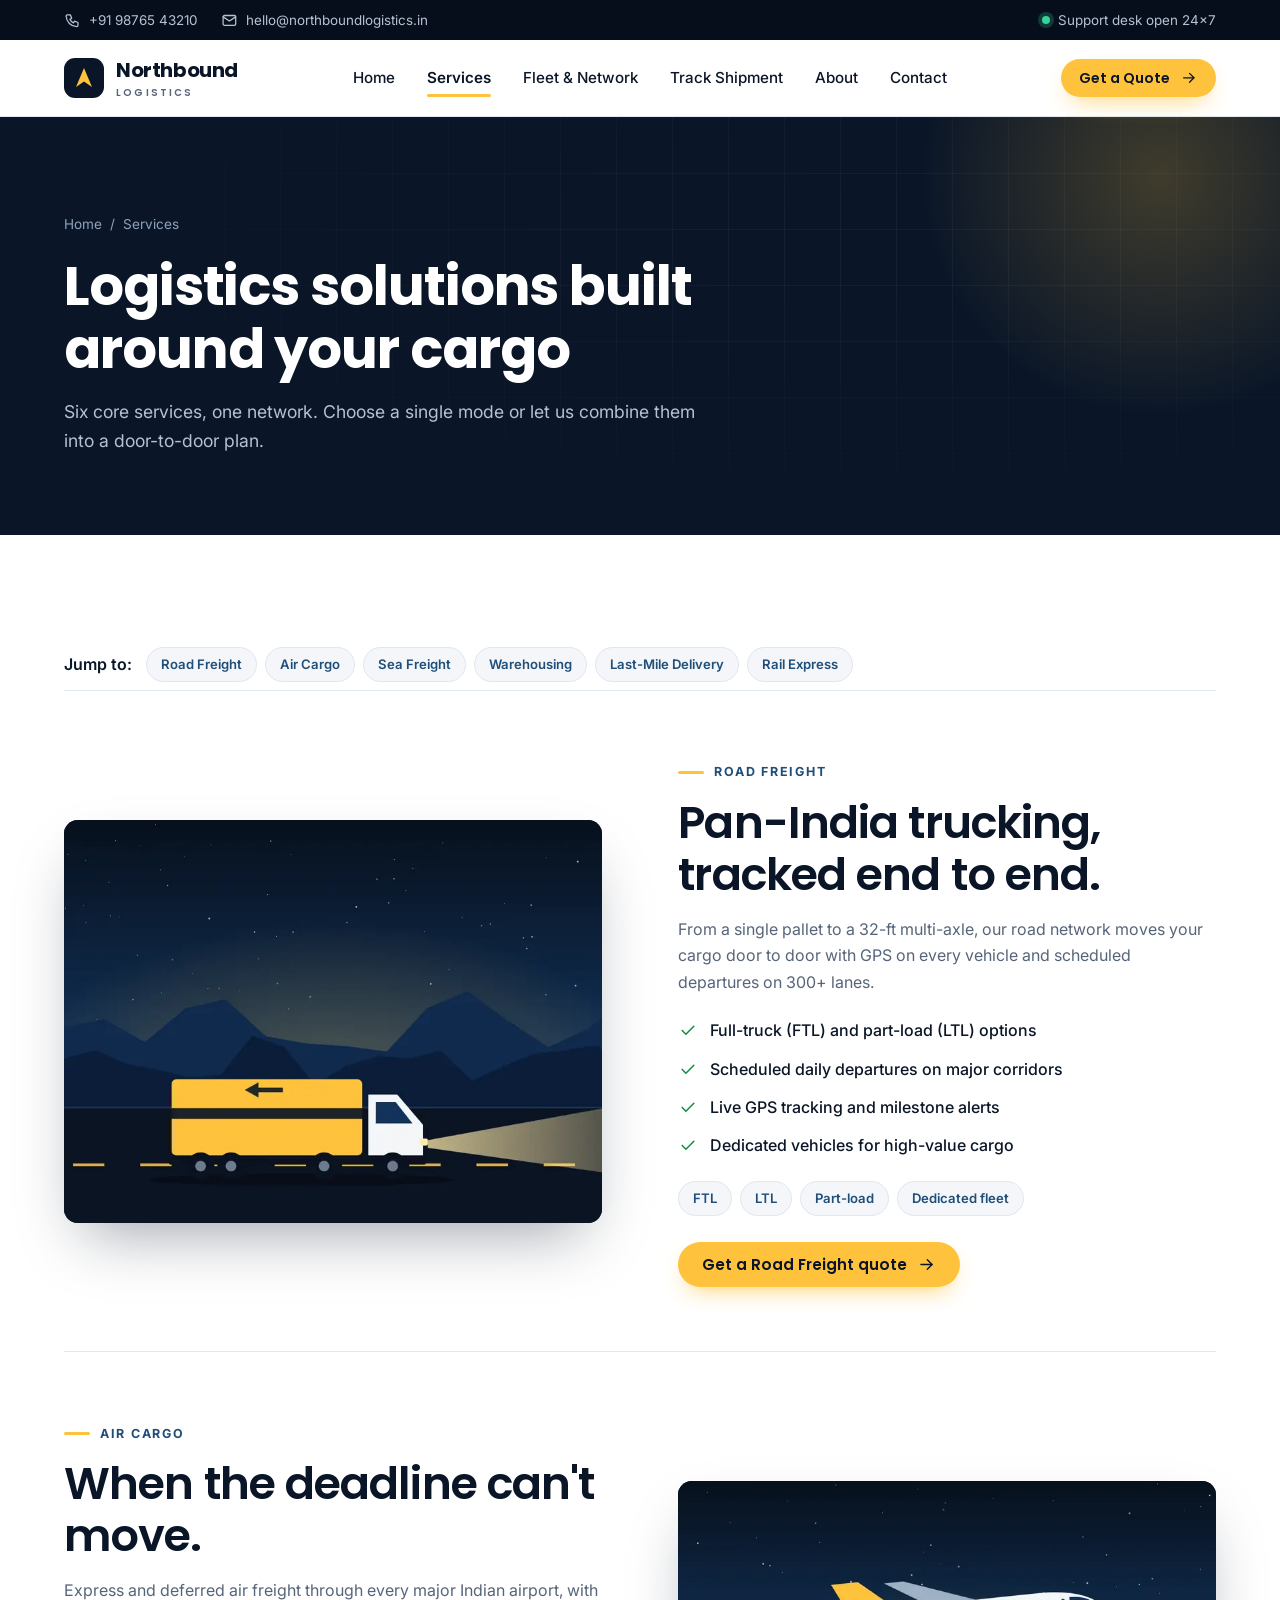
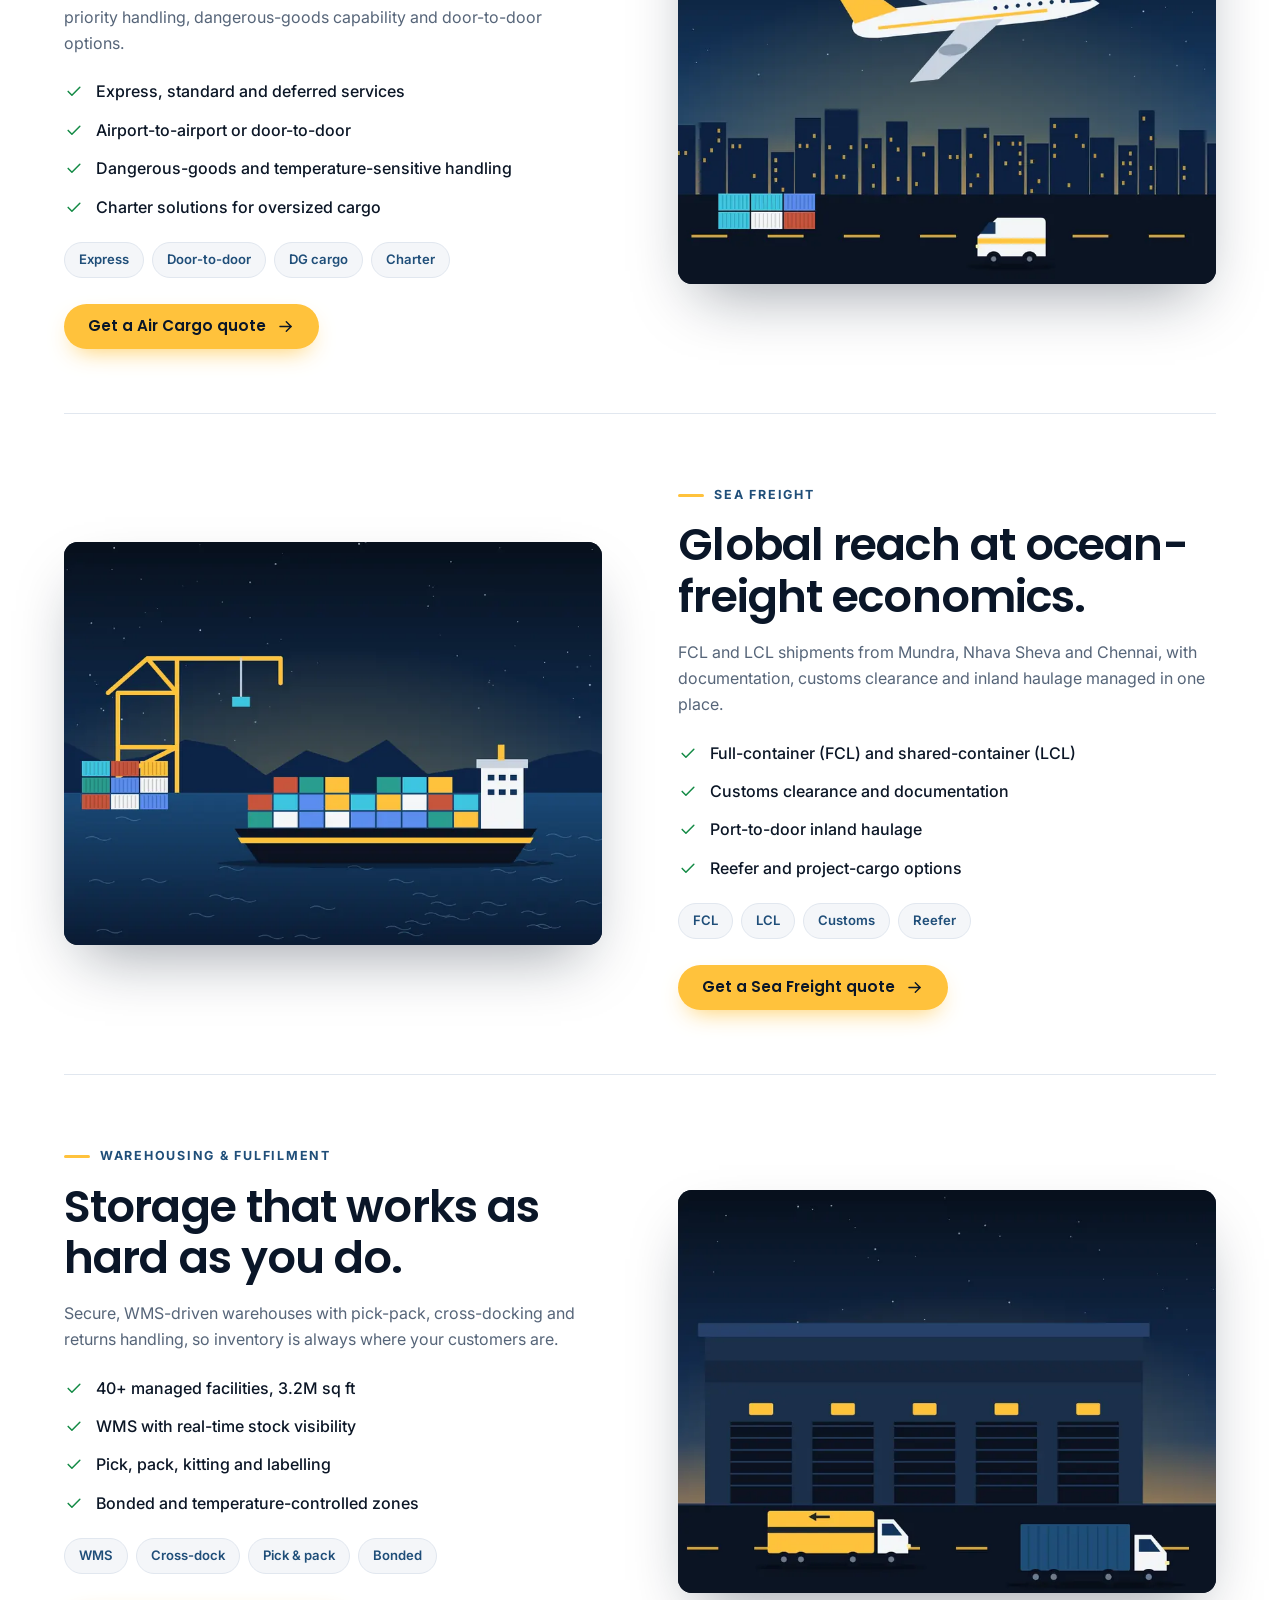
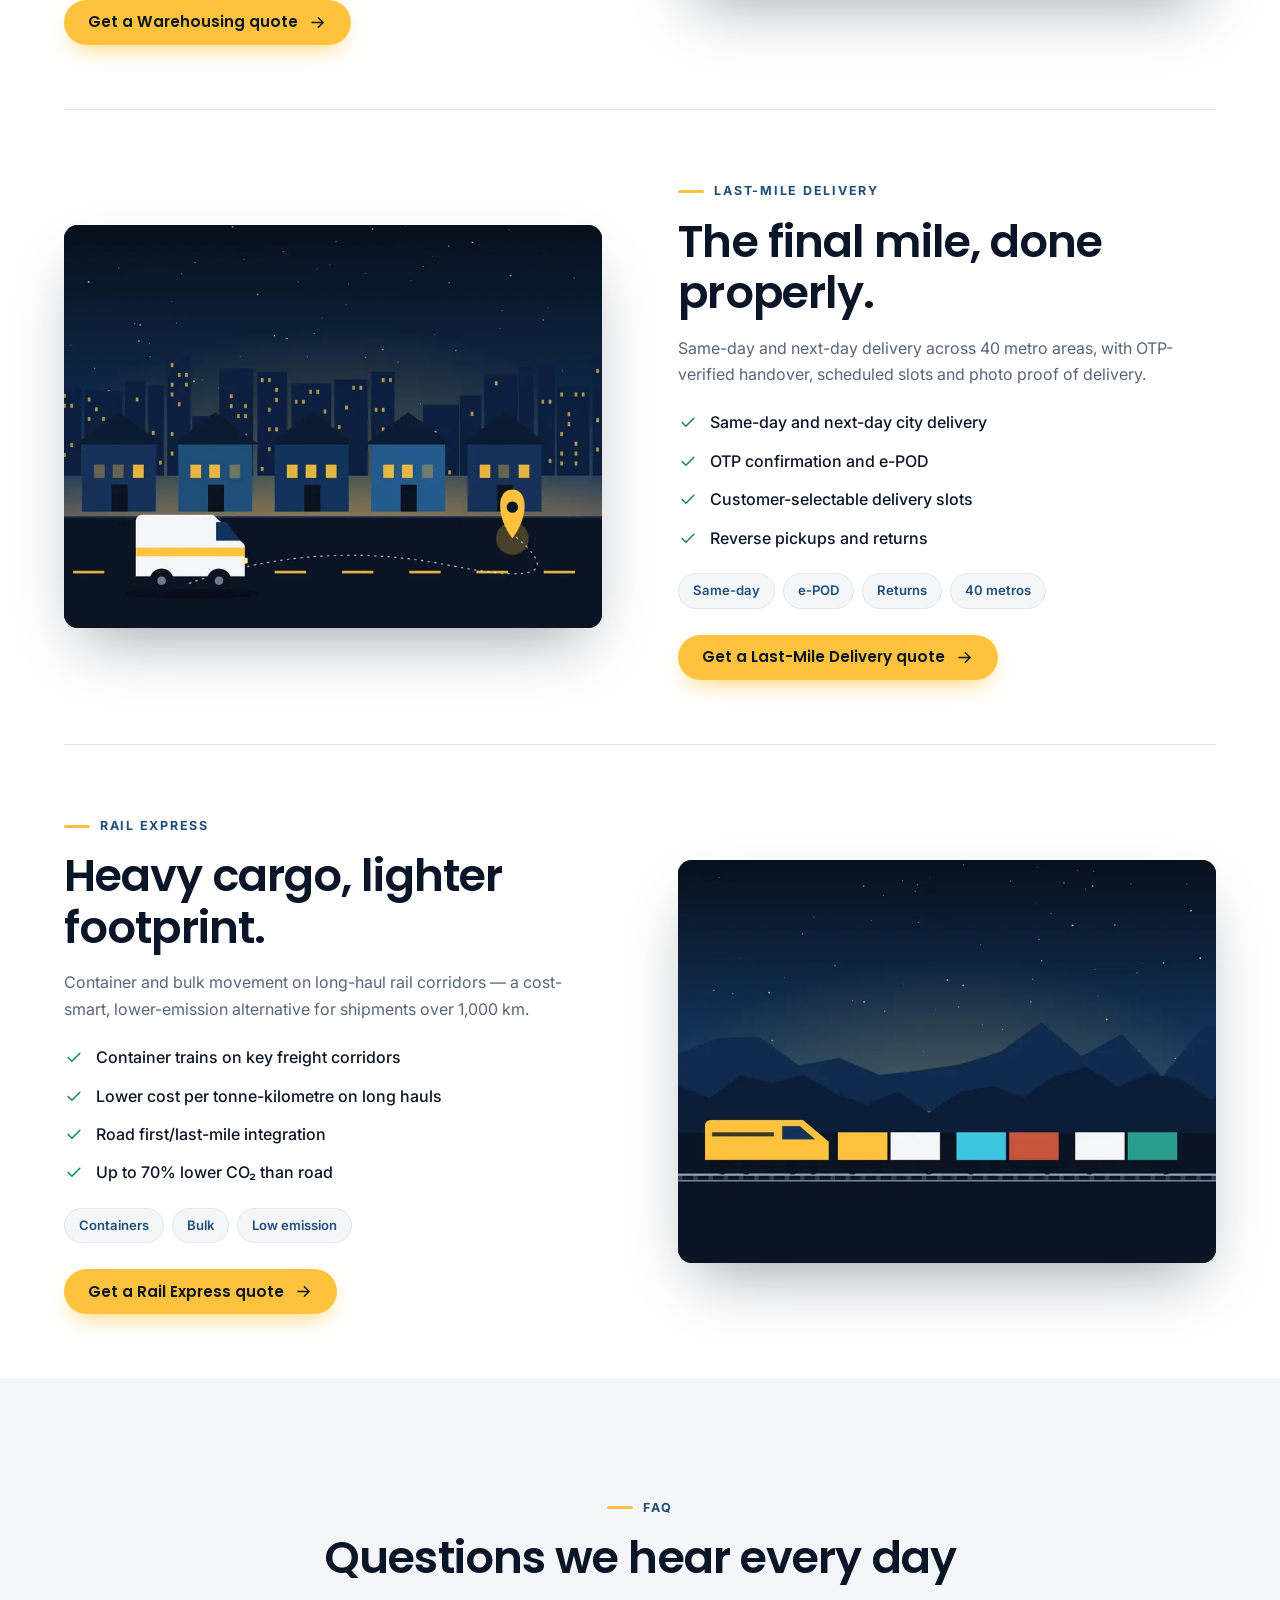
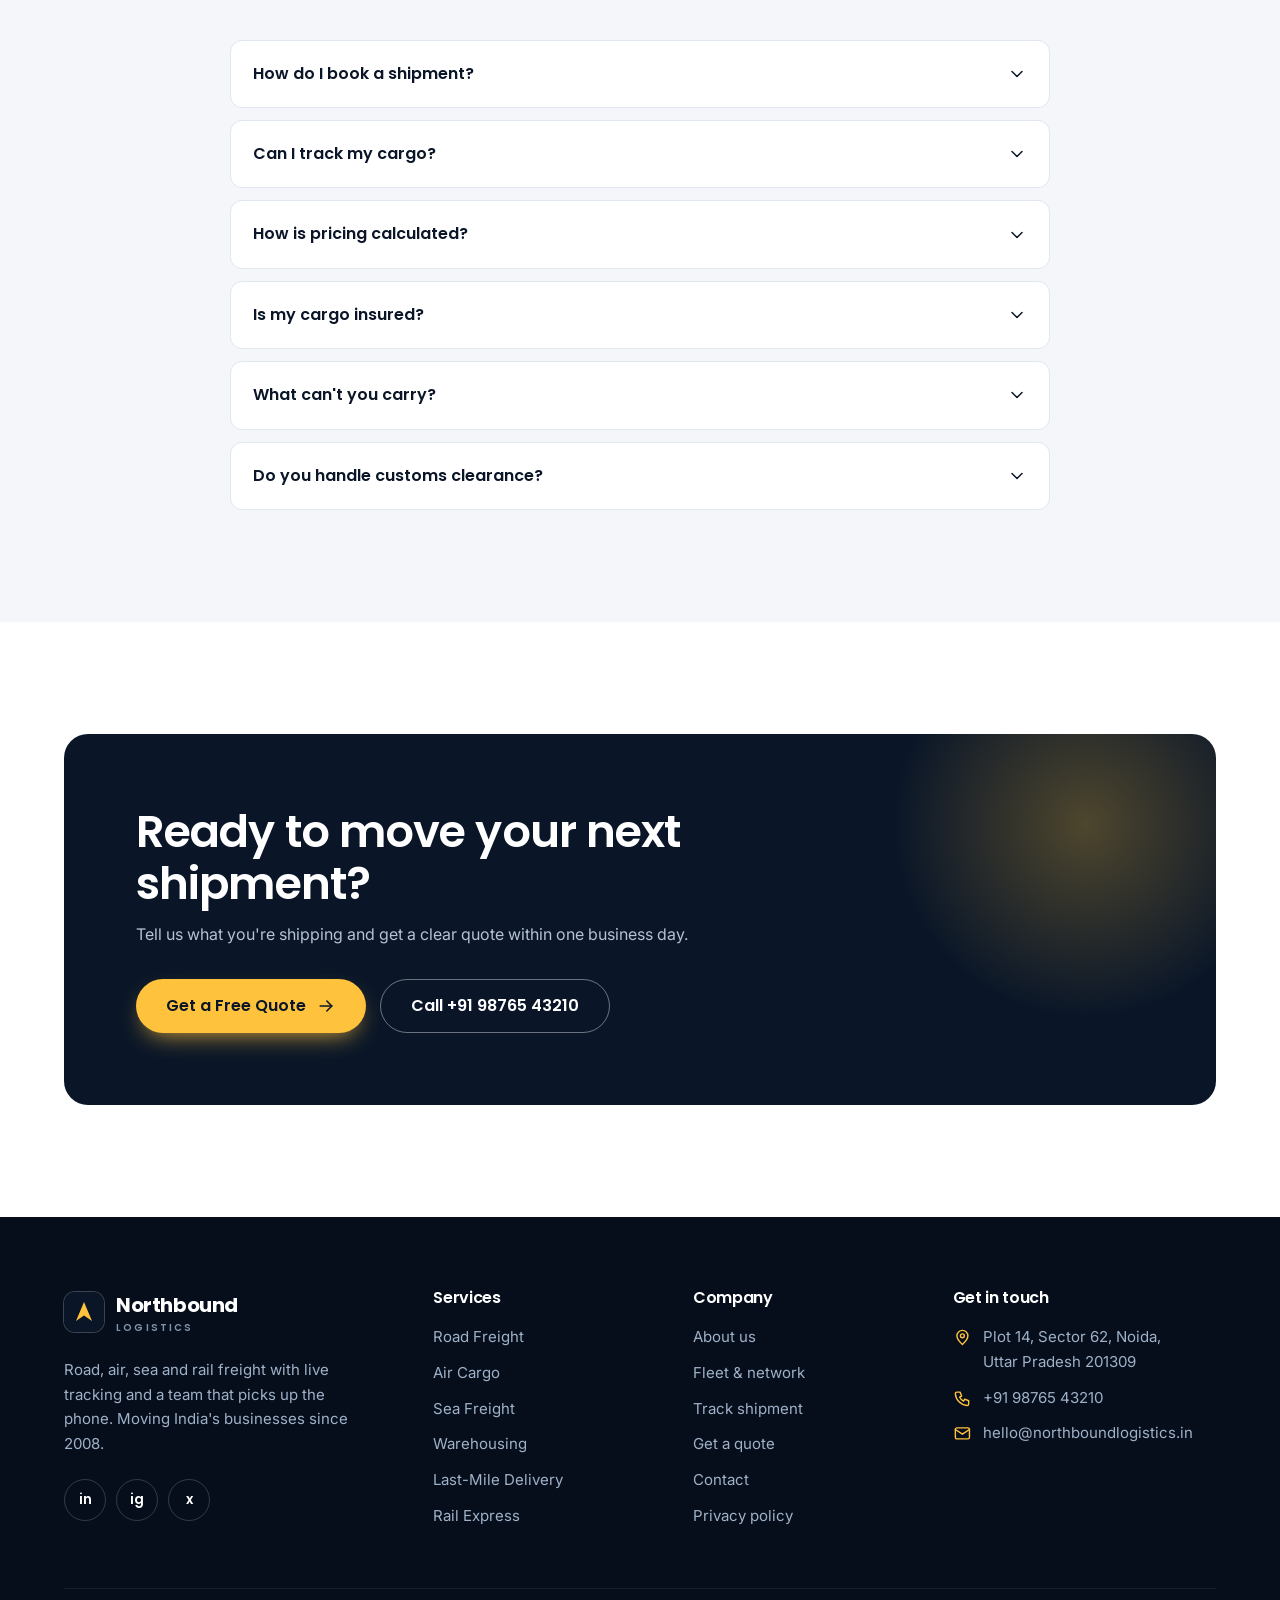
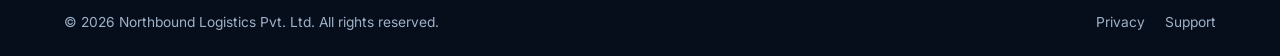
<file: services.html>
<!DOCTYPE html>
<html lang="en">
<head>
<meta charset="utf-8">
<meta name="viewport" content="width=device-width, initial-scale=1">
<title>Services — Road, Air, Sea, Rail &amp; Warehousing | Northbound Logistics</title>
<meta name="description" content="Explore Northbound Logistics services: road freight, air cargo, sea freight, warehousing, last-mile delivery and rail express across India.">
<meta name="theme-color" content="#0A1628">
<link rel="canonical" href="https://sahil080805.github.io/northbound-logistics/services.html">
<meta property="og:type" content="website"><meta property="og:site_name" content="Northbound Logistics">
<meta property="og:title" content="Services — Road, Air, Sea, Rail &amp; Warehousing | Northbound Logistics"><meta property="og:description" content="Explore Northbound Logistics services: road freight, air cargo, sea freight, warehousing, last-mile delivery and rail express across India.">
<link rel="icon" href="assets/icons/favicon.svg" type="image/svg+xml">
<link rel="preconnect" href="https://fonts.googleapis.com"><link rel="preconnect" href="https://fonts.gstatic.com" crossorigin>
<link href="https://fonts.googleapis.com/css2?family=Inter:wght@400;500;600&family=Poppins:wght@500;600;700&display=swap" rel="stylesheet">
<link rel="stylesheet" href="css/styles.css">
<script>document.documentElement.classList.add('js')</script>
</head>
<body data-page="services">
<svg xmlns="http://www.w3.org/2000/svg" style="display:none" aria-hidden="true"><symbol id="i-truck" viewBox="0 0 24 24"><path d="M3 6h11v9H3z"/><path d="M14 9h4l3 3v3h-7z"/><circle cx="7" cy="17.5" r="1.8"/><circle cx="17" cy="17.5" r="1.8"/></symbol><symbol id="i-plane" viewBox="0 0 24 24"><path d="M17.8 19.2 16 11l3.5-3.5C21 6 21.5 4 21 3c-1-.5-3 0-4.5 1.5L13 8 4.8 6.2c-.5-.1-.9.1-1.1.5l-.3.5c-.2.5-.1 1 .3 1.3L9 12l-2 3H4l-1 1 3 2 2 3 1-1v-3l3-2 3.5 5.3c.3.4.8.5 1.3.3l.5-.2c.4-.3.6-.7.5-1.2z"/></symbol><symbol id="i-ship" viewBox="0 0 24 24"><path d="M3 17l2 3h14l2-3z"/><path d="M5 17v-6h14v6"/><path d="M9 11V7h6v4"/><path d="M12 7V4"/></symbol><symbol id="i-warehouse" viewBox="0 0 24 24"><path d="M3 21V9l9-5 9 5v12"/><path d="M7 21v-8h10v8"/><path d="M7 16h10"/></symbol><symbol id="i-pin" viewBox="0 0 24 24"><path d="M12 21s7-6 7-11a7 7 0 1 0-14 0c0 5 7 11 7 11z"/><circle cx="12" cy="10" r="2.5"/></symbol><symbol id="i-train" viewBox="0 0 24 24"><path d="M6 3h12a2 2 0 0 1 2 2v10a3 3 0 0 1-3 3H7a3 3 0 0 1-3-3V5a2 2 0 0 1 2-2z"/><path d="M4 11h16"/><path d="M8 21l2-3"/><path d="M16 21l-2-3"/><circle cx="8" cy="15" r=".8"/><circle cx="16" cy="15" r=".8"/></symbol><symbol id="i-shield" viewBox="0 0 24 24"><path d="M12 3l8 3v6c0 5-3.5 8-8 9-4.5-1-8-4-8-9V6z"/><path d="M8.5 12l2.5 2.5L16 9.5"/></symbol><symbol id="i-clock" viewBox="0 0 24 24"><circle cx="12" cy="12" r="9"/><path d="M12 7v5l3 2"/></symbol><symbol id="i-phone" viewBox="0 0 24 24"><path d="M5 4h4l2 5-2.5 1.5a11 11 0 0 0 5 5L15 13l5 2v4a2 2 0 0 1-2 2A16 16 0 0 1 3 6a2 2 0 0 1 2-2z"/></symbol><symbol id="i-mail" viewBox="0 0 24 24"><rect x="3" y="5" width="18" height="14" rx="2"/><path d="M3 7l9 6 9-6"/></symbol><symbol id="i-check" viewBox="0 0 24 24"><path d="M5 12.5l4.5 4.5L19 7.5"/></symbol><symbol id="i-arrow" viewBox="0 0 24 24"><path d="M5 12h14"/><path d="M13 6l6 6-6 6"/></symbol><symbol id="i-menu" viewBox="0 0 24 24"><path d="M4 7h16M4 12h16M4 17h16"/></symbol><symbol id="i-close" viewBox="0 0 24 24"><path d="M6 6l12 12M18 6L6 18"/></symbol><symbol id="i-box" viewBox="0 0 24 24"><path d="M3 8l9-5 9 5v8l-9 5-9-5z"/><path d="M3 8l9 5 9-5"/><path d="M12 13v8"/></symbol><symbol id="i-thermo" viewBox="0 0 24 24"><path d="M10 14V5a2 2 0 1 1 4 0v9a4 4 0 1 1-4 0z"/></symbol><symbol id="i-gps" viewBox="0 0 24 24"><circle cx="12" cy="12" r="7"/><circle cx="12" cy="12" r="2"/><path d="M12 2v3M12 19v3M2 12h3M19 12h3"/></symbol><symbol id="i-headset" viewBox="0 0 24 24"><path d="M4 14v-2a8 8 0 0 1 16 0v2"/><path d="M4 14h3v5H5a1 1 0 0 1-1-1z"/><path d="M20 14h-3v5h2a1 1 0 0 0 1-1z"/><path d="M17 19c0 1.5-2 2-5 2"/></symbol><symbol id="i-star" viewBox="0 0 24 24"><path d="M12 3l2.7 5.6 6.1.9-4.4 4.3 1 6.1L12 17l-5.4 2.9 1-6.1L3.2 9.5l6.1-.9z"/></symbol><symbol id="i-chevron" viewBox="0 0 24 24"><path d="M6 9l6 6 6-6"/></symbol><symbol id="i-globe" viewBox="0 0 24 24"><circle cx="12" cy="12" r="9"/><path d="M3 12h18"/><path d="M12 3c3 3 3 15 0 18"/><path d="M12 3c-3 3-3 15 0 18"/></symbol><symbol id="i-leaf" viewBox="0 0 24 24"><path d="M5 19c0-9 5-14 15-14 0 10-5 15-14 15"/><path d="M5 19l8-8"/></symbol><symbol id="i-eye" viewBox="0 0 24 24"><path d="M2 12s3.5-7 10-7 10 7 10 7-3.5 7-10 7S2 12 2 12z"/><circle cx="12" cy="12" r="3"/></symbol><symbol id="i-route" viewBox="0 0 24 24"><circle cx="6" cy="18" r="2.5"/><circle cx="18" cy="6" r="2.5"/><path d="M8.5 18H15a3 3 0 0 0 0-6H9a3 3 0 0 1 0-6h6.5"/></symbol></svg>
<a class="skip-link" href="#main">Skip to content</a>
<div class="topbar"><div class="container">
  <div class="topbar__group"><a href="tel:+919876543210"><svg class="icon" aria-hidden="true"><use href="#i-phone"/></svg> +91 98765 43210</a><a class="hide-md" href="mailto:hello@northboundlogistics.in"><svg class="icon" aria-hidden="true"><use href="#i-mail"/></svg> hello@northboundlogistics.in</a></div>
  <div class="topbar__group"><span class="live">Support desk open 24&times;7</span></div>
</div></div>
<header class="site-header"><div class="container nav-wrap">
  <a class="brand" href="index.html" aria-label="Northbound Logistics — home"><svg class="brand__mark" viewBox="0 0 40 40" aria-hidden="true"><rect width="40" height="40" rx="11" fill="#0A1628"/><path d="M12 29 L20 10 L28 29 L20 23.5 Z" fill="#FFC23C"/></svg><span>Northbound<small>Logistics</small></span></a>
  <nav class="nav" id="site-nav" aria-label="Main"><a class="nav__link" data-page="home" href="index.html">Home</a><a class="nav__link" data-page="services" href="services.html">Services</a><a class="nav__link" data-page="fleet" href="fleet.html">Fleet &amp; Network</a><a class="nav__link" data-page="tracking" href="tracking.html">Track Shipment</a><a class="nav__link" data-page="about" href="about.html">About</a><a class="nav__link" data-page="contact" href="contact.html">Contact</a><a class="btn btn--primary mobile-cta" href="quote.html">Get a Quote <svg class="icon icon--arrow" aria-hidden="true"><use href="#i-arrow"/></svg></a></nav>
  <a class="btn btn--primary btn--sm" href="quote.html">Get a Quote <svg class="icon icon--arrow" aria-hidden="true"><use href="#i-arrow"/></svg></a>
  <button class="nav-toggle" type="button" aria-label="Open menu" aria-expanded="false" aria-controls="site-nav"><svg class="icon icon--open" aria-hidden="true"><use href="#i-menu"/></svg><svg class="icon icon--close" aria-hidden="true"><use href="#i-close"/></svg></button>
</div></header>
<main id="main">
<section class="page-hero"><div class="container">
  <nav class="crumbs" aria-label="Breadcrumb"><a href="index.html">Home</a><span aria-hidden="true">/</span><span>Services</span></nav>
  <h1>Logistics solutions built around your cargo</h1><p>Six core services, one network. Choose a single mode or let us combine them into a door-to-door plan.</p></div></section>
<section class="section" style="padding-bottom:0"><div class="container"><div class="tag-row" style="margin:0 0 8px" aria-label="Jump to a service"><span style="align-self:center;font-weight:600;color:var(--navy-900);margin-right:6px">Jump to:</span><a class="tag" href="#road">Road Freight</a><a class="tag" href="#air">Air Cargo</a><a class="tag" href="#sea">Sea Freight</a><a class="tag" href="#warehousing">Warehousing</a><a class="tag" href="#lastmile">Last-Mile Delivery</a><a class="tag" href="#rail">Rail Express</a></div><div class="service-block" id="road"><div class="split">
  <div class="split__media reveal"><picture><source type="image/webp" srcset="assets/img/road-480.webp 480w, assets/img/road-800.webp 800w, assets/img/road-1200.webp 1200w" sizes="(min-width: 980px) 560px, 92vw"><img src="assets/img/road-1200.jpg" srcset="assets/img/road-480.jpg 480w, assets/img/road-800.jpg 800w, assets/img/road-1200.jpg 1200w" sizes="(min-width: 980px) 560px, 92vw" width="1200" height="900" alt="Road Freight illustration" loading="lazy" decoding="async"></picture></div>
  <div class="split__body reveal"><span class="eyebrow">Road Freight</span><h2>Pan-India trucking, tracked end to end.</h2><p>From a single pallet to a 32-ft multi-axle, our road network moves your cargo door to door with GPS on every vehicle and scheduled departures on 300+ lanes.</p><ul class="checklist"><li><svg class="icon" aria-hidden="true"><use href="#i-check"/></svg><span>Full-truck (FTL) and part-load (LTL) options</span></li><li><svg class="icon" aria-hidden="true"><use href="#i-check"/></svg><span>Scheduled daily departures on major corridors</span></li><li><svg class="icon" aria-hidden="true"><use href="#i-check"/></svg><span>Live GPS tracking and milestone alerts</span></li><li><svg class="icon" aria-hidden="true"><use href="#i-check"/></svg><span>Dedicated vehicles for high-value cargo</span></li></ul><div class="tag-row"><span class="tag">FTL</span><span class="tag">LTL</span><span class="tag">Part-load</span><span class="tag">Dedicated fleet</span></div>
  <p style="margin-top:26px"><a class="btn btn--primary" href="quote.html?service=road">Get a Road Freight quote <svg class="icon icon--arrow" aria-hidden="true"><use href="#i-arrow"/></svg></a></p></div></div></div><div class="service-block" id="air"><div class="split split--reverse">
  <div class="split__media reveal"><picture><source type="image/webp" srcset="assets/img/air-480.webp 480w, assets/img/air-800.webp 800w, assets/img/air-1200.webp 1200w" sizes="(min-width: 980px) 560px, 92vw"><img src="assets/img/air-1200.jpg" srcset="assets/img/air-480.jpg 480w, assets/img/air-800.jpg 800w, assets/img/air-1200.jpg 1200w" sizes="(min-width: 980px) 560px, 92vw" width="1200" height="900" alt="Air Cargo illustration" loading="lazy" decoding="async"></picture></div>
  <div class="split__body reveal"><span class="eyebrow">Air Cargo</span><h2>When the deadline can't move.</h2><p>Express and deferred air freight through every major Indian airport, with priority handling, dangerous-goods capability and door-to-door options.</p><ul class="checklist"><li><svg class="icon" aria-hidden="true"><use href="#i-check"/></svg><span>Express, standard and deferred services</span></li><li><svg class="icon" aria-hidden="true"><use href="#i-check"/></svg><span>Airport-to-airport or door-to-door</span></li><li><svg class="icon" aria-hidden="true"><use href="#i-check"/></svg><span>Dangerous-goods and temperature-sensitive handling</span></li><li><svg class="icon" aria-hidden="true"><use href="#i-check"/></svg><span>Charter solutions for oversized cargo</span></li></ul><div class="tag-row"><span class="tag">Express</span><span class="tag">Door-to-door</span><span class="tag">DG cargo</span><span class="tag">Charter</span></div>
  <p style="margin-top:26px"><a class="btn btn--primary" href="quote.html?service=air">Get a Air Cargo quote <svg class="icon icon--arrow" aria-hidden="true"><use href="#i-arrow"/></svg></a></p></div></div></div><div class="service-block" id="sea"><div class="split">
  <div class="split__media reveal"><picture><source type="image/webp" srcset="assets/img/sea-480.webp 480w, assets/img/sea-800.webp 800w, assets/img/sea-1200.webp 1200w" sizes="(min-width: 980px) 560px, 92vw"><img src="assets/img/sea-1200.jpg" srcset="assets/img/sea-480.jpg 480w, assets/img/sea-800.jpg 800w, assets/img/sea-1200.jpg 1200w" sizes="(min-width: 980px) 560px, 92vw" width="1200" height="900" alt="Sea Freight illustration" loading="lazy" decoding="async"></picture></div>
  <div class="split__body reveal"><span class="eyebrow">Sea Freight</span><h2>Global reach at ocean-freight economics.</h2><p>FCL and LCL shipments from Mundra, Nhava Sheva and Chennai, with documentation, customs clearance and inland haulage managed in one place.</p><ul class="checklist"><li><svg class="icon" aria-hidden="true"><use href="#i-check"/></svg><span>Full-container (FCL) and shared-container (LCL)</span></li><li><svg class="icon" aria-hidden="true"><use href="#i-check"/></svg><span>Customs clearance and documentation</span></li><li><svg class="icon" aria-hidden="true"><use href="#i-check"/></svg><span>Port-to-door inland haulage</span></li><li><svg class="icon" aria-hidden="true"><use href="#i-check"/></svg><span>Reefer and project-cargo options</span></li></ul><div class="tag-row"><span class="tag">FCL</span><span class="tag">LCL</span><span class="tag">Customs</span><span class="tag">Reefer</span></div>
  <p style="margin-top:26px"><a class="btn btn--primary" href="quote.html?service=sea">Get a Sea Freight quote <svg class="icon icon--arrow" aria-hidden="true"><use href="#i-arrow"/></svg></a></p></div></div></div><div class="service-block" id="warehousing"><div class="split split--reverse">
  <div class="split__media reveal"><picture><source type="image/webp" srcset="assets/img/warehouse-480.webp 480w, assets/img/warehouse-800.webp 800w, assets/img/warehouse-1200.webp 1200w" sizes="(min-width: 980px) 560px, 92vw"><img src="assets/img/warehouse-1200.jpg" srcset="assets/img/warehouse-480.jpg 480w, assets/img/warehouse-800.jpg 800w, assets/img/warehouse-1200.jpg 1200w" sizes="(min-width: 980px) 560px, 92vw" width="1200" height="900" alt="Warehousing & Fulfilment illustration" loading="lazy" decoding="async"></picture></div>
  <div class="split__body reveal"><span class="eyebrow">Warehousing & Fulfilment</span><h2>Storage that works as hard as you do.</h2><p>Secure, WMS-driven warehouses with pick-pack, cross-docking and returns handling, so inventory is always where your customers are.</p><ul class="checklist"><li><svg class="icon" aria-hidden="true"><use href="#i-check"/></svg><span>40+ managed facilities, 3.2M sq ft</span></li><li><svg class="icon" aria-hidden="true"><use href="#i-check"/></svg><span>WMS with real-time stock visibility</span></li><li><svg class="icon" aria-hidden="true"><use href="#i-check"/></svg><span>Pick, pack, kitting and labelling</span></li><li><svg class="icon" aria-hidden="true"><use href="#i-check"/></svg><span>Bonded and temperature-controlled zones</span></li></ul><div class="tag-row"><span class="tag">WMS</span><span class="tag">Cross-dock</span><span class="tag">Pick &amp; pack</span><span class="tag">Bonded</span></div>
  <p style="margin-top:26px"><a class="btn btn--primary" href="quote.html?service=warehousing">Get a Warehousing quote <svg class="icon icon--arrow" aria-hidden="true"><use href="#i-arrow"/></svg></a></p></div></div></div><div class="service-block" id="lastmile"><div class="split">
  <div class="split__media reveal"><picture><source type="image/webp" srcset="assets/img/lastmile-480.webp 480w, assets/img/lastmile-800.webp 800w, assets/img/lastmile-1200.webp 1200w" sizes="(min-width: 980px) 560px, 92vw"><img src="assets/img/lastmile-1200.jpg" srcset="assets/img/lastmile-480.jpg 480w, assets/img/lastmile-800.jpg 800w, assets/img/lastmile-1200.jpg 1200w" sizes="(min-width: 980px) 560px, 92vw" width="1200" height="900" alt="Last-Mile Delivery illustration" loading="lazy" decoding="async"></picture></div>
  <div class="split__body reveal"><span class="eyebrow">Last-Mile Delivery</span><h2>The final mile, done properly.</h2><p>Same-day and next-day delivery across 40 metro areas, with OTP-verified handover, scheduled slots and photo proof of delivery.</p><ul class="checklist"><li><svg class="icon" aria-hidden="true"><use href="#i-check"/></svg><span>Same-day and next-day city delivery</span></li><li><svg class="icon" aria-hidden="true"><use href="#i-check"/></svg><span>OTP confirmation and e-POD</span></li><li><svg class="icon" aria-hidden="true"><use href="#i-check"/></svg><span>Customer-selectable delivery slots</span></li><li><svg class="icon" aria-hidden="true"><use href="#i-check"/></svg><span>Reverse pickups and returns</span></li></ul><div class="tag-row"><span class="tag">Same-day</span><span class="tag">e-POD</span><span class="tag">Returns</span><span class="tag">40 metros</span></div>
  <p style="margin-top:26px"><a class="btn btn--primary" href="quote.html?service=lastmile">Get a Last-Mile Delivery quote <svg class="icon icon--arrow" aria-hidden="true"><use href="#i-arrow"/></svg></a></p></div></div></div><div class="service-block" id="rail"><div class="split split--reverse">
  <div class="split__media reveal"><picture><source type="image/webp" srcset="assets/img/rail-480.webp 480w, assets/img/rail-800.webp 800w, assets/img/rail-1200.webp 1200w" sizes="(min-width: 980px) 560px, 92vw"><img src="assets/img/rail-1200.jpg" srcset="assets/img/rail-480.jpg 480w, assets/img/rail-800.jpg 800w, assets/img/rail-1200.jpg 1200w" sizes="(min-width: 980px) 560px, 92vw" width="1200" height="900" alt="Rail Express illustration" loading="lazy" decoding="async"></picture></div>
  <div class="split__body reveal"><span class="eyebrow">Rail Express</span><h2>Heavy cargo, lighter footprint.</h2><p>Container and bulk movement on long-haul rail corridors &mdash; a cost-smart, lower-emission alternative for shipments over 1,000 km.</p><ul class="checklist"><li><svg class="icon" aria-hidden="true"><use href="#i-check"/></svg><span>Container trains on key freight corridors</span></li><li><svg class="icon" aria-hidden="true"><use href="#i-check"/></svg><span>Lower cost per tonne-kilometre on long hauls</span></li><li><svg class="icon" aria-hidden="true"><use href="#i-check"/></svg><span>Road first/last-mile integration</span></li><li><svg class="icon" aria-hidden="true"><use href="#i-check"/></svg><span>Up to 70% lower CO&#8322; than road</span></li></ul><div class="tag-row"><span class="tag">Containers</span><span class="tag">Bulk</span><span class="tag">Low emission</span></div>
  <p style="margin-top:26px"><a class="btn btn--primary" href="quote.html?service=rail">Get a Rail Express quote <svg class="icon icon--arrow" aria-hidden="true"><use href="#i-arrow"/></svg></a></p></div></div></div></div></section>
<section class="section section--alt"><div class="container"><div class="section-head center reveal"><span class="eyebrow">FAQ</span><h2>Questions we hear every day</h2></div><div class="faq reveal"><details><summary>How do I book a shipment?<svg class="icon" aria-hidden="true"><use href="#i-chevron"/></svg></summary><p>Request a quote online or call our desk. Once you approve the quote we schedule pickup &mdash; usually within 24 hours for domestic road freight.</p></details><details><summary>Can I track my cargo?<svg class="icon" aria-hidden="true"><use href="#i-chevron"/></svg></summary><p>Yes. Every shipment gets a tracking ID (format NB1234567). Enter it on our <a href='tracking.html' style='color:var(--steel);text-decoration:underline'>tracking page</a> or follow the SMS/email milestone alerts.</p></details><details><summary>How is pricing calculated?<svg class="icon" aria-hidden="true"><use href="#i-chevron"/></svg></summary><p>Pricing depends on service, weight or volume, distance, cargo type and timing. Quotes are itemised, so you can see exactly what you're paying for.</p></details><details><summary>Is my cargo insured?<svg class="icon" aria-hidden="true"><use href="#i-chevron"/></svg></summary><p>Basic carrier liability is included. For high-value or fragile consignments we recommend all-risk cargo insurance, which we can arrange at booking.</p></details><details><summary>What can't you carry?<svg class="icon" aria-hidden="true"><use href="#i-chevron"/></svg></summary><p>We don't carry illegal goods, live animals or items prohibited by law. Dangerous goods are accepted only with proper classification and documentation.</p></details><details><summary>Do you handle customs clearance?<svg class="icon" aria-hidden="true"><use href="#i-chevron"/></svg></summary><p>Yes. Our sea and air teams manage import/export documentation and clearance, so you deal with one provider instead of three.</p></details></div></div></section>
<section class="section"><div class="container reveal"><div class="cta-band"><div><h2>Ready to move your next shipment?</h2><p>Tell us what you're shipping and get a clear quote within one business day.</p></div>
<div class="cta-band__actions"><a class="btn btn--primary btn--lg" href="quote.html">Get a Free Quote <svg class="icon icon--arrow" aria-hidden="true"><use href="#i-arrow"/></svg></a><a class="btn btn--outline-light btn--lg" href="tel:+919876543210">Call +91 98765 43210</a></div></div></div></section>
</main>
<footer class="site-footer"><div class="container">
  <div class="footer-grid">
    <div><a class="brand" href="index.html"><svg class="brand__mark" viewBox="0 0 40 40" aria-hidden="true"><rect width="40" height="40" rx="11" fill="#0A1628"/><path d="M12 29 L20 10 L28 29 L20 23.5 Z" fill="#FFC23C"/></svg><span>Northbound<small>Logistics</small></span></a>
      <p>Road, air, sea and rail freight with live tracking and a team that picks up the phone. Moving India's businesses since 2008.</p>
      <div class="social"><a href="https://www.linkedin.com/" rel="noopener" target="_blank" aria-label="LinkedIn">in</a><a href="https://www.instagram.com/" rel="noopener" target="_blank" aria-label="Instagram">ig</a><a href="https://x.com/" rel="noopener" target="_blank" aria-label="X (Twitter)">x</a></div></div>
    <div><h4>Services</h4><ul>
      <li><a href="services.html#road">Road Freight</a></li><li><a href="services.html#air">Air Cargo</a></li><li><a href="services.html#sea">Sea Freight</a></li>
      <li><a href="services.html#warehousing">Warehousing</a></li><li><a href="services.html#lastmile">Last-Mile Delivery</a></li><li><a href="services.html#rail">Rail Express</a></li></ul></div>
    <div><h4>Company</h4><ul>
      <li><a href="about.html">About us</a></li><li><a href="fleet.html">Fleet &amp; network</a></li><li><a href="tracking.html">Track shipment</a></li>
      <li><a href="quote.html">Get a quote</a></li><li><a href="contact.html">Contact</a></li><li><a href="privacy.html">Privacy policy</a></li></ul></div>
    <div><h4>Get in touch</h4><ul class="footer-contact">
      <li><svg class="icon" aria-hidden="true"><use href="#i-pin"/></svg><span>Plot 14, Sector 62, Noida,<br>Uttar Pradesh 201309</span></li>
      <li><svg class="icon" aria-hidden="true"><use href="#i-phone"/></svg><a href="tel:+919876543210">+91 98765 43210</a></li>
      <li><svg class="icon" aria-hidden="true"><use href="#i-mail"/></svg><a href="mailto:hello@northboundlogistics.in">hello@northboundlogistics.in</a></li></ul></div>
  </div>
  <div class="footer-bottom"><span>&copy; <span class="js-year">2026</span> Northbound Logistics Pvt. Ltd. All rights reserved.</span><nav aria-label="Legal"><a href="privacy.html">Privacy</a><a href="contact.html">Support</a></nav></div>
</div></footer>
<script src="js/config.js" defer></script><script src="js/main.js" defer></script>
</body>
</html>
</file>
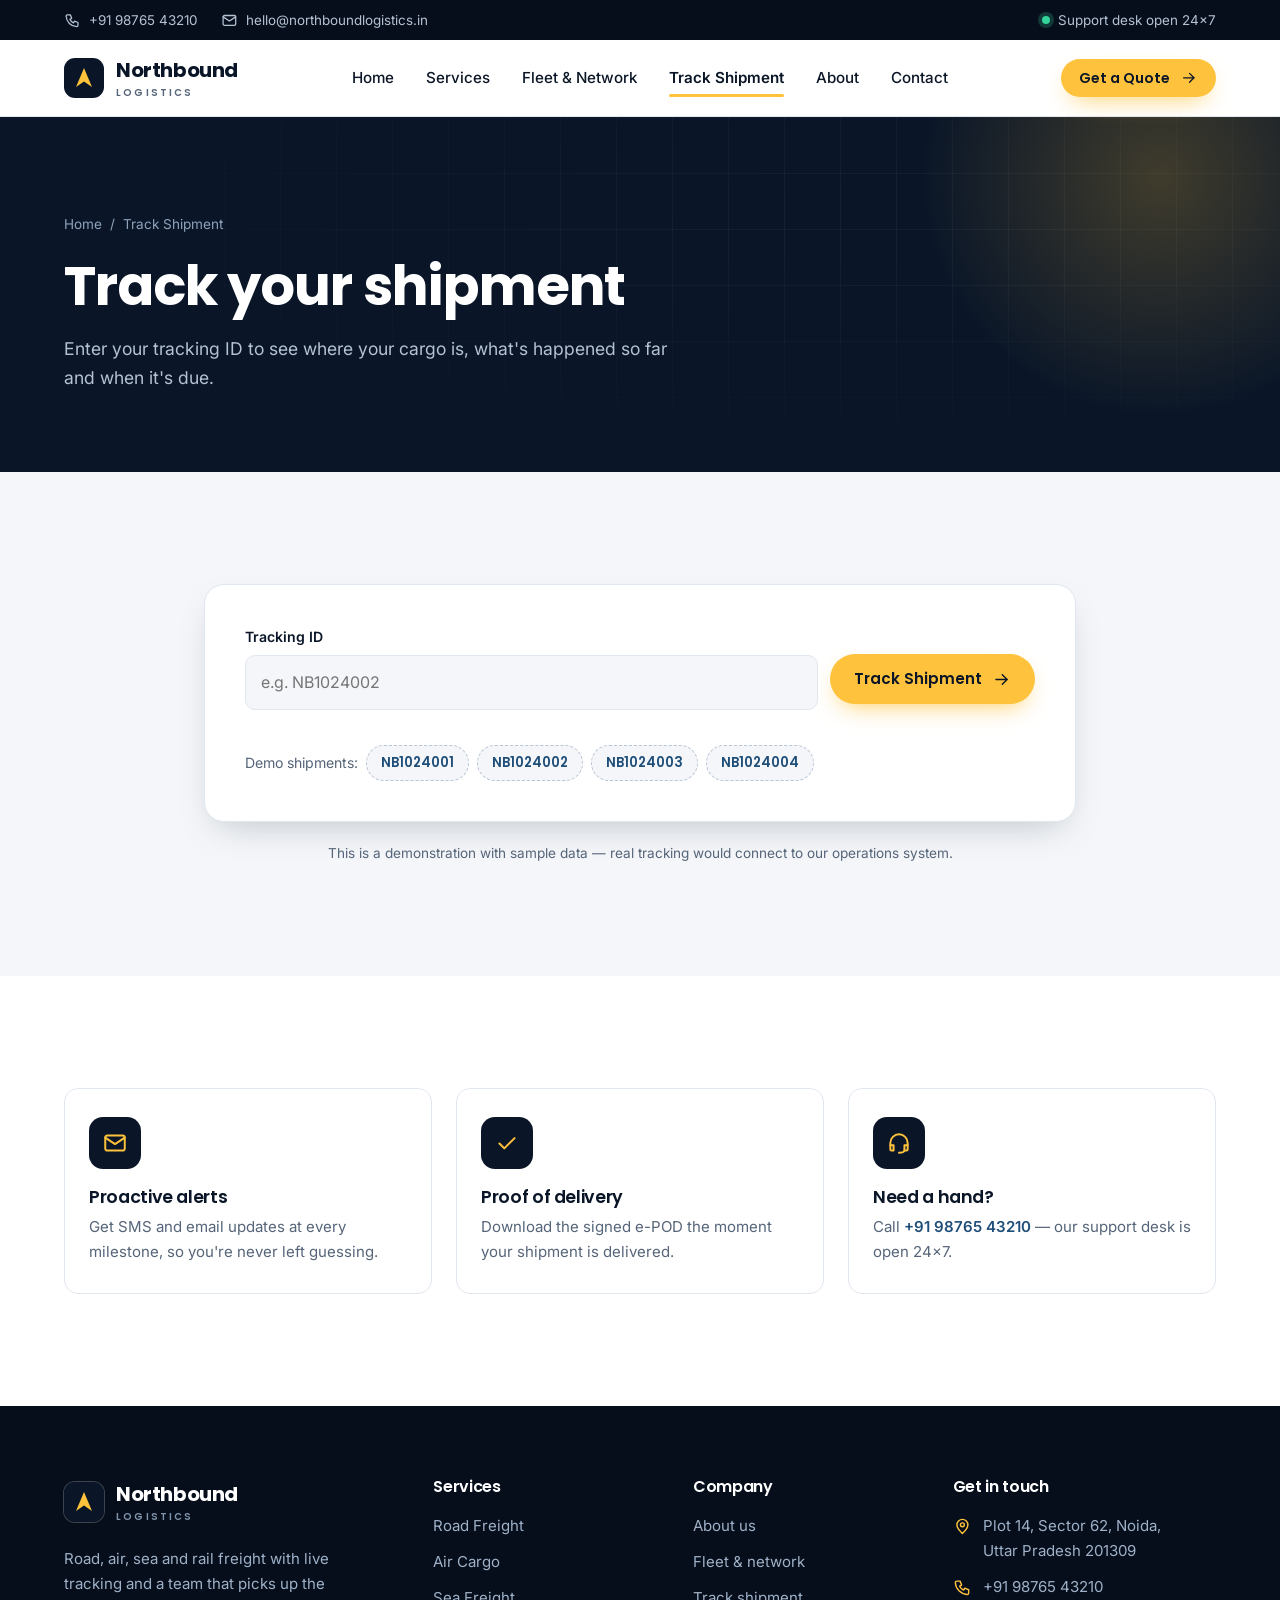
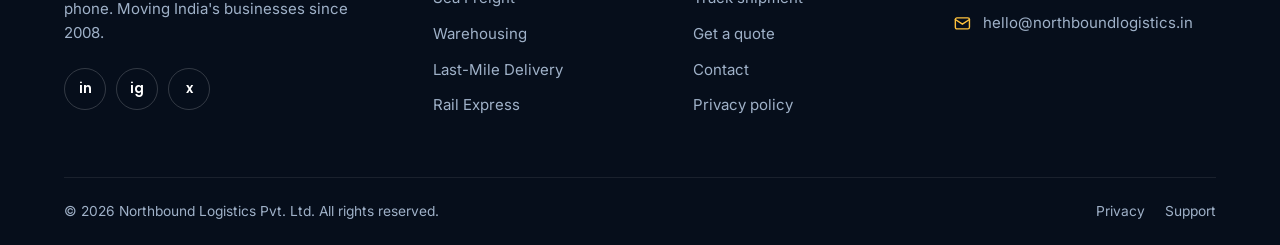
<file: tracking.html>
<!DOCTYPE html>
<html lang="en">
<head>
<meta charset="utf-8">
<meta name="viewport" content="width=device-width, initial-scale=1">
<title>Track Shipment | Northbound Logistics</title>
<meta name="description" content="Track your Northbound Logistics shipment in real time using your tracking ID.">
<meta name="theme-color" content="#0A1628">
<link rel="canonical" href="https://sahil080805.github.io/northbound-logistics/tracking.html">
<meta property="og:type" content="website"><meta property="og:site_name" content="Northbound Logistics">
<meta property="og:title" content="Track Shipment | Northbound Logistics"><meta property="og:description" content="Track your Northbound Logistics shipment in real time using your tracking ID.">
<link rel="icon" href="assets/icons/favicon.svg" type="image/svg+xml">
<link rel="preconnect" href="https://fonts.googleapis.com"><link rel="preconnect" href="https://fonts.gstatic.com" crossorigin>
<link href="https://fonts.googleapis.com/css2?family=Inter:wght@400;500;600&family=Poppins:wght@500;600;700&display=swap" rel="stylesheet">
<link rel="stylesheet" href="css/styles.css">
<script>document.documentElement.classList.add('js')</script>
</head>
<body data-page="tracking">
<svg xmlns="http://www.w3.org/2000/svg" style="display:none" aria-hidden="true"><symbol id="i-truck" viewBox="0 0 24 24"><path d="M3 6h11v9H3z"/><path d="M14 9h4l3 3v3h-7z"/><circle cx="7" cy="17.5" r="1.8"/><circle cx="17" cy="17.5" r="1.8"/></symbol><symbol id="i-plane" viewBox="0 0 24 24"><path d="M17.8 19.2 16 11l3.5-3.5C21 6 21.5 4 21 3c-1-.5-3 0-4.5 1.5L13 8 4.8 6.2c-.5-.1-.9.1-1.1.5l-.3.5c-.2.5-.1 1 .3 1.3L9 12l-2 3H4l-1 1 3 2 2 3 1-1v-3l3-2 3.5 5.3c.3.4.8.5 1.3.3l.5-.2c.4-.3.6-.7.5-1.2z"/></symbol><symbol id="i-ship" viewBox="0 0 24 24"><path d="M3 17l2 3h14l2-3z"/><path d="M5 17v-6h14v6"/><path d="M9 11V7h6v4"/><path d="M12 7V4"/></symbol><symbol id="i-warehouse" viewBox="0 0 24 24"><path d="M3 21V9l9-5 9 5v12"/><path d="M7 21v-8h10v8"/><path d="M7 16h10"/></symbol><symbol id="i-pin" viewBox="0 0 24 24"><path d="M12 21s7-6 7-11a7 7 0 1 0-14 0c0 5 7 11 7 11z"/><circle cx="12" cy="10" r="2.5"/></symbol><symbol id="i-train" viewBox="0 0 24 24"><path d="M6 3h12a2 2 0 0 1 2 2v10a3 3 0 0 1-3 3H7a3 3 0 0 1-3-3V5a2 2 0 0 1 2-2z"/><path d="M4 11h16"/><path d="M8 21l2-3"/><path d="M16 21l-2-3"/><circle cx="8" cy="15" r=".8"/><circle cx="16" cy="15" r=".8"/></symbol><symbol id="i-shield" viewBox="0 0 24 24"><path d="M12 3l8 3v6c0 5-3.5 8-8 9-4.5-1-8-4-8-9V6z"/><path d="M8.5 12l2.5 2.5L16 9.5"/></symbol><symbol id="i-clock" viewBox="0 0 24 24"><circle cx="12" cy="12" r="9"/><path d="M12 7v5l3 2"/></symbol><symbol id="i-phone" viewBox="0 0 24 24"><path d="M5 4h4l2 5-2.5 1.5a11 11 0 0 0 5 5L15 13l5 2v4a2 2 0 0 1-2 2A16 16 0 0 1 3 6a2 2 0 0 1 2-2z"/></symbol><symbol id="i-mail" viewBox="0 0 24 24"><rect x="3" y="5" width="18" height="14" rx="2"/><path d="M3 7l9 6 9-6"/></symbol><symbol id="i-check" viewBox="0 0 24 24"><path d="M5 12.5l4.5 4.5L19 7.5"/></symbol><symbol id="i-arrow" viewBox="0 0 24 24"><path d="M5 12h14"/><path d="M13 6l6 6-6 6"/></symbol><symbol id="i-menu" viewBox="0 0 24 24"><path d="M4 7h16M4 12h16M4 17h16"/></symbol><symbol id="i-close" viewBox="0 0 24 24"><path d="M6 6l12 12M18 6L6 18"/></symbol><symbol id="i-box" viewBox="0 0 24 24"><path d="M3 8l9-5 9 5v8l-9 5-9-5z"/><path d="M3 8l9 5 9-5"/><path d="M12 13v8"/></symbol><symbol id="i-thermo" viewBox="0 0 24 24"><path d="M10 14V5a2 2 0 1 1 4 0v9a4 4 0 1 1-4 0z"/></symbol><symbol id="i-gps" viewBox="0 0 24 24"><circle cx="12" cy="12" r="7"/><circle cx="12" cy="12" r="2"/><path d="M12 2v3M12 19v3M2 12h3M19 12h3"/></symbol><symbol id="i-headset" viewBox="0 0 24 24"><path d="M4 14v-2a8 8 0 0 1 16 0v2"/><path d="M4 14h3v5H5a1 1 0 0 1-1-1z"/><path d="M20 14h-3v5h2a1 1 0 0 0 1-1z"/><path d="M17 19c0 1.5-2 2-5 2"/></symbol><symbol id="i-star" viewBox="0 0 24 24"><path d="M12 3l2.7 5.6 6.1.9-4.4 4.3 1 6.1L12 17l-5.4 2.9 1-6.1L3.2 9.5l6.1-.9z"/></symbol><symbol id="i-chevron" viewBox="0 0 24 24"><path d="M6 9l6 6 6-6"/></symbol><symbol id="i-globe" viewBox="0 0 24 24"><circle cx="12" cy="12" r="9"/><path d="M3 12h18"/><path d="M12 3c3 3 3 15 0 18"/><path d="M12 3c-3 3-3 15 0 18"/></symbol><symbol id="i-leaf" viewBox="0 0 24 24"><path d="M5 19c0-9 5-14 15-14 0 10-5 15-14 15"/><path d="M5 19l8-8"/></symbol><symbol id="i-eye" viewBox="0 0 24 24"><path d="M2 12s3.5-7 10-7 10 7 10 7-3.5 7-10 7S2 12 2 12z"/><circle cx="12" cy="12" r="3"/></symbol><symbol id="i-route" viewBox="0 0 24 24"><circle cx="6" cy="18" r="2.5"/><circle cx="18" cy="6" r="2.5"/><path d="M8.5 18H15a3 3 0 0 0 0-6H9a3 3 0 0 1 0-6h6.5"/></symbol></svg>
<a class="skip-link" href="#main">Skip to content</a>
<div class="topbar"><div class="container">
  <div class="topbar__group"><a href="tel:+919876543210"><svg class="icon" aria-hidden="true"><use href="#i-phone"/></svg> +91 98765 43210</a><a class="hide-md" href="mailto:hello@northboundlogistics.in"><svg class="icon" aria-hidden="true"><use href="#i-mail"/></svg> hello@northboundlogistics.in</a></div>
  <div class="topbar__group"><span class="live">Support desk open 24&times;7</span></div>
</div></div>
<header class="site-header"><div class="container nav-wrap">
  <a class="brand" href="index.html" aria-label="Northbound Logistics — home"><svg class="brand__mark" viewBox="0 0 40 40" aria-hidden="true"><rect width="40" height="40" rx="11" fill="#0A1628"/><path d="M12 29 L20 10 L28 29 L20 23.5 Z" fill="#FFC23C"/></svg><span>Northbound<small>Logistics</small></span></a>
  <nav class="nav" id="site-nav" aria-label="Main"><a class="nav__link" data-page="home" href="index.html">Home</a><a class="nav__link" data-page="services" href="services.html">Services</a><a class="nav__link" data-page="fleet" href="fleet.html">Fleet &amp; Network</a><a class="nav__link" data-page="tracking" href="tracking.html">Track Shipment</a><a class="nav__link" data-page="about" href="about.html">About</a><a class="nav__link" data-page="contact" href="contact.html">Contact</a><a class="btn btn--primary mobile-cta" href="quote.html">Get a Quote <svg class="icon icon--arrow" aria-hidden="true"><use href="#i-arrow"/></svg></a></nav>
  <a class="btn btn--primary btn--sm" href="quote.html">Get a Quote <svg class="icon icon--arrow" aria-hidden="true"><use href="#i-arrow"/></svg></a>
  <button class="nav-toggle" type="button" aria-label="Open menu" aria-expanded="false" aria-controls="site-nav"><svg class="icon icon--open" aria-hidden="true"><use href="#i-menu"/></svg><svg class="icon icon--close" aria-hidden="true"><use href="#i-close"/></svg></button>
</div></header>
<main id="main">
<section class="page-hero"><div class="container">
  <nav class="crumbs" aria-label="Breadcrumb"><a href="index.html">Home</a><span aria-hidden="true">/</span><span>Track Shipment</span></nav>
  <h1>Track your shipment</h1><p>Enter your tracking ID to see where your cargo is, what's happened so far and when it's due.</p></div></section>
<section class="section section--alt"><div class="container" style="max-width:920px">
<div class="track-card reveal">
  <form id="track-form" novalidate><div class="track-form">
    <div class="field"><label for="tracking-id">Tracking ID</label><input id="tracking-id" name="id" type="text" autocomplete="off" placeholder="e.g. NB1024002" aria-describedby="tracking-error"><span class="field-error" id="tracking-error" role="alert"></span></div>
    <button class="btn btn--primary" type="submit">Track Shipment <svg class="icon icon--arrow" aria-hidden="true"><use href="#i-arrow"/></svg></button>
  </div></form>
  <div class="demo-ids"><span>Demo shipments:</span><button type="button" class="chip" data-demo-id="NB1024001">NB1024001</button><button type="button" class="chip" data-demo-id="NB1024002">NB1024002</button><button type="button" class="chip" data-demo-id="NB1024003">NB1024003</button><button type="button" class="chip" data-demo-id="NB1024004">NB1024004</button></div>
  <div class="track-result" id="track-result" aria-live="polite"></div>
</div>
<p style="margin:20px auto 0;text-align:center;font-size:.85rem">This is a demonstration with sample data &mdash; real tracking would connect to our operations system.</p>
</div></section>
<section class="section"><div class="container"><div class="features features--3">
<div class="feature reveal"><span class="feature__icon"><svg class="icon" aria-hidden="true"><use href="#i-mail"/></svg></span><h3>Proactive alerts</h3><p>Get SMS and email updates at every milestone, so you're never left guessing.</p></div>
<div class="feature reveal" style="--d:.08s"><span class="feature__icon"><svg class="icon" aria-hidden="true"><use href="#i-check"/></svg></span><h3>Proof of delivery</h3><p>Download the signed e-POD the moment your shipment is delivered.</p></div>
<div class="feature reveal" style="--d:.16s"><span class="feature__icon"><svg class="icon" aria-hidden="true"><use href="#i-headset"/></svg></span><h3>Need a hand?</h3><p>Call <a href="tel:+919876543210" style="color:var(--steel);font-weight:600">+91 98765 43210</a> &mdash; our support desk is open 24&times;7.</p></div>
</div></div></section>
</main>
<footer class="site-footer"><div class="container">
  <div class="footer-grid">
    <div><a class="brand" href="index.html"><svg class="brand__mark" viewBox="0 0 40 40" aria-hidden="true"><rect width="40" height="40" rx="11" fill="#0A1628"/><path d="M12 29 L20 10 L28 29 L20 23.5 Z" fill="#FFC23C"/></svg><span>Northbound<small>Logistics</small></span></a>
      <p>Road, air, sea and rail freight with live tracking and a team that picks up the phone. Moving India's businesses since 2008.</p>
      <div class="social"><a href="https://www.linkedin.com/" rel="noopener" target="_blank" aria-label="LinkedIn">in</a><a href="https://www.instagram.com/" rel="noopener" target="_blank" aria-label="Instagram">ig</a><a href="https://x.com/" rel="noopener" target="_blank" aria-label="X (Twitter)">x</a></div></div>
    <div><h4>Services</h4><ul>
      <li><a href="services.html#road">Road Freight</a></li><li><a href="services.html#air">Air Cargo</a></li><li><a href="services.html#sea">Sea Freight</a></li>
      <li><a href="services.html#warehousing">Warehousing</a></li><li><a href="services.html#lastmile">Last-Mile Delivery</a></li><li><a href="services.html#rail">Rail Express</a></li></ul></div>
    <div><h4>Company</h4><ul>
      <li><a href="about.html">About us</a></li><li><a href="fleet.html">Fleet &amp; network</a></li><li><a href="tracking.html">Track shipment</a></li>
      <li><a href="quote.html">Get a quote</a></li><li><a href="contact.html">Contact</a></li><li><a href="privacy.html">Privacy policy</a></li></ul></div>
    <div><h4>Get in touch</h4><ul class="footer-contact">
      <li><svg class="icon" aria-hidden="true"><use href="#i-pin"/></svg><span>Plot 14, Sector 62, Noida,<br>Uttar Pradesh 201309</span></li>
      <li><svg class="icon" aria-hidden="true"><use href="#i-phone"/></svg><a href="tel:+919876543210">+91 98765 43210</a></li>
      <li><svg class="icon" aria-hidden="true"><use href="#i-mail"/></svg><a href="mailto:hello@northboundlogistics.in">hello@northboundlogistics.in</a></li></ul></div>
  </div>
  <div class="footer-bottom"><span>&copy; <span class="js-year">2026</span> Northbound Logistics Pvt. Ltd. All rights reserved.</span><nav aria-label="Legal"><a href="privacy.html">Privacy</a><a href="contact.html">Support</a></nav></div>
</div></footer>
<script src="js/config.js" defer></script><script src="js/main.js" defer></script><script src="js/tracking.js" defer></script>
</body>
</html>
</file>
<file: css/styles.css>
/* =========================================================
   Northbound Logistics — styles.css
   Modern & premium: deep navy + signal yellow.
   Sections: 1 Tokens · 2 Base · 3 Layout · 4 Header · 5 Buttons
   6 Hero · 7 Components · 8 Forms · 9 Tracking · 10 Footer
   11 Motion · 12 Responsive
   ========================================================= */

/* 1 ── Tokens */
:root {
  --navy-950: #060e1b;
  --navy-900: #0a1628;
  --navy-800: #0f2342;
  --navy-700: #16315a;
  --steel: #1f4e79;
  --yellow: #ffc23c;
  --yellow-600: #e8a91a;
  --cyan: #3dc6e0;
  --bg: #f4f6f9;
  --white: #ffffff;
  --ink: #0b1626;
  --muted: #566579;
  --line: #e1e7ef;
  --success: #138a45;
  --danger: #c62828;
  --warn: #b7791f;

  --font-head: "Poppins", "Segoe UI", system-ui, sans-serif;
  --font-body: "Inter", "Segoe UI", system-ui, -apple-system, sans-serif;

  --radius: 14px;
  --radius-sm: 8px;
  --shadow-sm: 0 2px 8px rgba(10, 22, 40, 0.06);
  --shadow: 0 14px 36px -14px rgba(10, 22, 40, 0.25);
  --shadow-lg: 0 28px 60px -20px rgba(10, 22, 40, 0.4);
  --ease: cubic-bezier(0.22, 1, 0.36, 1);
  --container: 1200px;
  --header-h: 76px;
}

/* 2 ── Base */
*,
*::before,
*::after { box-sizing: border-box; }
* { margin: 0; }
html { scroll-behavior: smooth; -webkit-text-size-adjust: 100%; }
body {
  font-family: var(--font-body);
  font-size: 1rem;
  line-height: 1.65;
  color: var(--ink);
  background: var(--white);
  -webkit-font-smoothing: antialiased;
  overflow-x: hidden;
}
body.menu-open { overflow: hidden; }
img, svg, picture { display: block; max-width: 100%; }
img { height: auto; }
a { color: inherit; text-decoration: none; }
ul { padding: 0; list-style: none; }
button, input, select, textarea { font: inherit; color: inherit; }
button { cursor: pointer; border: 0; background: none; }
h1, h2, h3, h4 { font-family: var(--font-head); font-weight: 600; line-height: 1.15; letter-spacing: -0.02em; color: var(--navy-900); }
h1 { font-size: clamp(2.3rem, 1.4rem + 4vw, 4rem); font-weight: 700; }
h2 { font-size: clamp(1.8rem, 1.3rem + 2vw, 2.8rem); }
h3 { font-size: clamp(1.15rem, 1.05rem + 0.5vw, 1.4rem); }
p { color: var(--muted); }
:focus-visible { outline: 3px solid var(--yellow); outline-offset: 3px; border-radius: 4px; }
.skip-link {
  position: absolute; left: 16px; top: -60px; z-index: 300;
  background: var(--yellow); color: var(--navy-900); padding: 10px 16px; border-radius: 8px; font-weight: 600;
}
.skip-link:focus { top: 12px; }
.sr-only { position: absolute; width: 1px; height: 1px; overflow: hidden; clip: rect(0 0 0 0); white-space: nowrap; }
.icon { width: 1.25em; height: 1.25em; fill: none; stroke: currentColor; stroke-width: 1.8; stroke-linecap: round; stroke-linejoin: round; flex: none; }
.icon--fill { fill: currentColor; stroke: none; }

/* 3 ── Layout */
.container { width: 100%; max-width: var(--container); margin: 0 auto; padding: 0 24px; }
.section { padding: clamp(64px, 9vw, 112px) 0; }
.section--alt { background: var(--bg); }
.section--dark { background: var(--navy-900); color: #fff; position: relative; overflow: hidden; }
.section--dark h2, .section--dark h3 { color: #fff; }
.section--dark p { color: #b4c2d4; }
.eyebrow {
  display: inline-flex; align-items: center; gap: 10px; margin-bottom: 14px;
  font-size: 0.78rem; font-weight: 700; letter-spacing: 0.14em; text-transform: uppercase; color: var(--steel);
}
.eyebrow::before { content: ""; width: 26px; height: 3px; border-radius: 3px; background: var(--yellow); }
.section--dark .eyebrow, .hero .eyebrow { color: var(--yellow); }
.section-head { max-width: 720px; margin-bottom: clamp(36px, 5vw, 56px); }
.section-head p { margin-top: 14px; font-size: 1.08rem; }
.section-head.center { margin-inline: auto; text-align: center; }
.section-head.center .eyebrow { justify-content: center; }
.grid { display: grid; gap: 24px; }
.split { display: grid; grid-template-columns: 1fr 1fr; gap: clamp(32px, 6vw, 80px); align-items: center; }
.split--reverse .split__media { order: 2; }
.split__media { border-radius: var(--radius); overflow: hidden; box-shadow: var(--shadow-lg); background: var(--navy-900); }
.split__media img { width: 100%; }
.split__body > p { margin-top: 16px; }
.checklist { margin-top: 22px; display: grid; gap: 12px; }
.checklist li { display: flex; gap: 12px; color: var(--ink); font-weight: 500; }
.checklist .icon { color: var(--success); margin-top: 3px; }
.page-hero { background: var(--navy-900); position: relative; overflow: hidden; padding: clamp(56px, 8vw, 96px) 0 clamp(48px, 7vw, 80px); }
.page-hero::before, .hero::before {
  content: ""; position: absolute; inset: 0; pointer-events: none;
  background-image: linear-gradient(rgba(255,255,255,.045) 1px, transparent 1px), linear-gradient(90deg, rgba(255,255,255,.045) 1px, transparent 1px);
  background-size: 56px 56px; mask-image: radial-gradient(ellipse at 70% 30%, #000 10%, transparent 70%);
}
.page-hero::after { content: ""; position: absolute; width: 520px; height: 520px; right: -140px; top: -200px; background: radial-gradient(circle, rgba(255,194,60,.22), transparent 65%); }
.page-hero .container { position: relative; z-index: 1; }
.page-hero h1 { color: #fff; font-size: clamp(2.1rem, 1.3rem + 3.4vw, 3.4rem); max-width: 18ch; }
.page-hero p { color: #b4c2d4; margin-top: 16px; max-width: 58ch; font-size: 1.1rem; }
.crumbs { display: flex; gap: 8px; font-size: .85rem; color: #8ea2ba; margin-bottom: 20px; }
.crumbs a:hover { color: var(--yellow); }

/* 4 ── Header */
.topbar { background: var(--navy-950); color: #b4c2d4; font-size: .84rem; }
.topbar .container { display: flex; justify-content: space-between; align-items: center; min-height: 40px; gap: 16px; }
.topbar a { display: inline-flex; align-items: center; gap: 8px; transition: color .2s; }
.topbar a:hover { color: var(--yellow); }
.topbar__group { display: flex; gap: 24px; }
.topbar .live { display: inline-flex; align-items: center; gap: 8px; }
.live::before { content: ""; width: 8px; height: 8px; border-radius: 50%; background: #34d399; box-shadow: 0 0 0 4px rgba(52,211,153,.22); }
.site-header {
  position: sticky; top: 0; z-index: 100; background: rgba(255,255,255,.92); backdrop-filter: saturate(160%) blur(14px);
  border-bottom: 1px solid var(--line); transition: box-shadow .3s;
}
.site-header.scrolled { box-shadow: var(--shadow); }
.nav-wrap { display: flex; align-items: center; justify-content: space-between; height: var(--header-h); gap: 24px; }
.brand { display: inline-flex; align-items: center; gap: 12px; font-family: var(--font-head); font-weight: 700; font-size: 1.25rem; color: var(--navy-900); letter-spacing: -.02em; }
.brand__mark { width: 40px; height: 40px; flex: none; }
.brand small { display: block; font-size: .62rem; font-weight: 600; letter-spacing: .22em; text-transform: uppercase; color: var(--muted); margin-top: -2px; }
.nav { display: flex; align-items: center; gap: 4px; }
.nav__link { white-space: nowrap; padding: 10px 14px; border-radius: 10px; font-weight: 500; font-size: .95rem; color: var(--ink); transition: background .2s, color .2s; position: relative; }
.nav__link:hover { background: var(--bg); }
.nav__link[aria-current="page"] { color: var(--navy-900); font-weight: 600; }
.nav__link[aria-current="page"]::after { content: ""; position: absolute; left: 14px; right: 14px; bottom: 4px; height: 3px; border-radius: 3px; background: var(--yellow); }
.nav-toggle { display: none; width: 44px; height: 44px; border-radius: 10px; align-items: center; justify-content: center; border: 1px solid var(--line); background: #fff; }
.nav-toggle .icon { width: 24px; height: 24px; }
.nav-toggle .icon--close { display: none; }
.nav-toggle[aria-expanded="true"] .icon--open { display: none; }
.nav-toggle[aria-expanded="true"] .icon--close { display: block; }
.nav .mobile-cta { display: none; }

/* 5 ── Buttons */
.btn {
  display: inline-flex; align-items: center; justify-content: center; gap: 10px; padding: 13px 24px; border-radius: 999px;
  font-family: var(--font-head); font-weight: 600; font-size: .95rem; line-height: 1.2; white-space: nowrap;
  transition: transform .25s var(--ease), box-shadow .25s var(--ease), background .2s, color .2s, border-color .2s;
}
.btn .icon { transition: transform .25s var(--ease); }
.btn:hover .icon--arrow { transform: translateX(4px); }
.btn--primary { background: var(--yellow); color: var(--navy-900); box-shadow: 0 10px 24px -10px rgba(255,194,60,.9); }
.btn--primary:hover { background: #ffd069; transform: translateY(-2px); }
.btn--dark { background: var(--navy-900); color: #fff; }
.btn--dark:hover { background: var(--navy-700); transform: translateY(-2px); }
.btn--outline { border: 1.5px solid currentColor; color: var(--navy-900); }
.btn--outline:hover { background: var(--navy-900); color: #fff; border-color: var(--navy-900); }
.btn--outline-light { border: 1.5px solid rgba(255,255,255,.4); color: #fff; }
.btn--outline-light:hover { background: #fff; color: var(--navy-900); border-color: #fff; }
.btn--lg { padding: 16px 30px; font-size: 1rem; }
.btn--sm { padding: 10px 18px; font-size: .88rem; }
.btn--block { width: 100%; }
.btn[disabled] { opacity: .6; cursor: not-allowed; transform: none; }
.link-arrow { display: inline-flex; align-items: center; gap: 8px; font-weight: 600; color: var(--steel); font-family: var(--font-head); font-size: .95rem; }
.link-arrow:hover .icon { transform: translateX(4px); }
.link-arrow .icon { transition: transform .25s var(--ease); }

/* 6 ── Hero */
.hero { background: var(--navy-900); position: relative; overflow: hidden; padding: clamp(48px, 7vw, 88px) 0 clamp(64px, 8vw, 104px); }
.hero::after { content: ""; position: absolute; width: 680px; height: 680px; left: -240px; bottom: -340px; background: radial-gradient(circle, rgba(61,198,224,.16), transparent 65%); pointer-events: none; }
.hero__grid { position: relative; z-index: 1; display: grid; grid-template-columns: 1.02fr .98fr; gap: clamp(32px, 5vw, 72px); align-items: center; }
.hero h1 { color: #fff; margin-bottom: 20px; }
.hero h1 em { font-style: normal; color: var(--yellow); }
.hero__lede { color: #b4c2d4; font-size: clamp(1.02rem, .95rem + .4vw, 1.2rem); max-width: 52ch; }
.hero__actions { display: flex; flex-wrap: wrap; gap: 14px; margin-top: 30px; }
.hero__trust { display: flex; flex-wrap: wrap; gap: 10px 26px; margin-top: 34px; color: #b4c2d4; font-size: .9rem; }
.hero__trust span { display: inline-flex; align-items: center; gap: 8px; }
.hero__trust .icon { color: var(--yellow); }
.hero__media { position: relative; }
.hero__img { border-radius: 22px; overflow: hidden; box-shadow: var(--shadow-lg), 0 0 0 1px rgba(255,255,255,.08); aspect-ratio: 5 / 4; background: var(--navy-800); }
.hero__img picture { height: 100%; }
.hero__img img { width: 100%; height: 100%; object-fit: cover; object-position: 40% 55%; }
.float-card {
  position: absolute; background: #fff; border-radius: 14px; padding: 14px 18px; box-shadow: var(--shadow-lg);
  display: flex; align-items: center; gap: 14px; animation: float 6s ease-in-out infinite;
}
.float-card strong { display: block; font-family: var(--font-head); color: var(--navy-900); font-size: 1.05rem; line-height: 1.2; }
.float-card span { font-size: .8rem; color: var(--muted); }
.float-card .badge-ico { width: 42px; height: 42px; border-radius: 12px; display: grid; place-items: center; background: var(--navy-900); color: var(--yellow); }
.float-card--a { right: -18px; top: 46%; }
.float-card--b { left: -24px; top: 32px; animation-delay: -3s; }
.track-box { margin-top: 34px; background: rgba(255,255,255,.07); border: 1px solid rgba(255,255,255,.14); border-radius: 18px; padding: 18px; max-width: 520px; }
.track-box label { display: block; color: #fff; font-family: var(--font-head); font-weight: 600; font-size: .95rem; margin-bottom: 10px; }
.track-box__row { display: flex; gap: 10px; }
.track-box input { flex: 1; min-width: 0; padding: 14px 18px; border-radius: 999px; border: 1.5px solid transparent; background: #fff; color: var(--ink); }
.track-box input:focus { outline: none; border-color: var(--yellow); }
.track-box small { display: block; margin-top: 10px; color: #9fb1c8; font-size: .8rem; }
.track-box small a { color: var(--yellow); text-decoration: underline; text-underline-offset: 3px; }

/* 7 ── Components */
.ticker { background: var(--navy-950); border-top: 1px solid rgba(255,255,255,.06); overflow: hidden; padding: 18px 0; }
.ticker__track { display: flex; gap: 56px; width: max-content; animation: marquee 34s linear infinite; }
.ticker span { color: #8ea2ba; font-family: var(--font-head); font-weight: 500; letter-spacing: .04em; white-space: nowrap; display: inline-flex; align-items: center; gap: 56px; }
.ticker span::after { content: "◆"; color: var(--yellow); font-size: .6rem; }
.stats { display: grid; grid-template-columns: repeat(4, 1fr); gap: 1px; background: var(--line); border-radius: var(--radius); overflow: hidden; box-shadow: var(--shadow); position: relative; z-index: 2; }
.stats-wrap { padding-top: clamp(40px, 6vw, 64px); }
.stat { background: #fff; padding: 30px 24px; text-align: center; }
.stat strong { display: block; font-family: var(--font-head); font-size: clamp(1.9rem, 1.4rem + 1.6vw, 2.7rem); line-height: 1.1; color: var(--navy-900); }
.stat strong sup { color: var(--yellow-600); font-size: .55em; }
.stat span { display: block; margin-top: 6px; font-size: .9rem; color: var(--muted); }
.cards { display: grid; grid-template-columns: repeat(3, 1fr); gap: 28px; }
.cards--2 { grid-template-columns: repeat(2, 1fr); }
.card { background: #fff; border: 1px solid var(--line); border-radius: var(--radius); overflow: hidden; display: flex; flex-direction: column; transition: transform .35s var(--ease), box-shadow .35s var(--ease), border-color .2s; }
.card:hover { transform: translateY(-6px); box-shadow: var(--shadow); border-color: transparent; }
.card__media { position: relative; background: var(--navy-900); }
.card__media picture { overflow: hidden; }
.card__media img { width: 100%; transition: transform .6s var(--ease); }
.card:hover .card__media img { transform: scale(1.05); }
.card__icon { position: absolute; left: 18px; bottom: -22px; width: 48px; height: 48px; border-radius: 14px; background: var(--yellow); color: var(--navy-900); display: grid; place-items: center; box-shadow: var(--shadow); z-index: 1; }
.card__body { padding: 36px 24px 26px; display: flex; flex-direction: column; gap: 10px; flex: 1; }
.card__body p { font-size: .96rem; flex: 1; }
.card__body .link-arrow { margin-top: 8px; }
.features { display: grid; grid-template-columns: repeat(4, 1fr); gap: 24px; }
.feature { padding: 28px 24px; border-radius: var(--radius); background: #fff; border: 1px solid var(--line); transition: transform .3s var(--ease), box-shadow .3s var(--ease); }
.feature:hover { transform: translateY(-4px); box-shadow: var(--shadow); }
.feature__icon { width: 52px; height: 52px; border-radius: 14px; display: grid; place-items: center; background: var(--navy-900); color: var(--yellow); margin-bottom: 18px; }
.feature__icon .icon { width: 26px; height: 26px; }
.feature h3 { font-size: 1.1rem; margin-bottom: 8px; }
.feature p { font-size: .94rem; }
.section--dark .feature { background: rgba(255,255,255,.04); border-color: rgba(255,255,255,.1); }
.section--dark .feature h3 { color: #fff; }
.section--dark .feature__icon { background: var(--yellow); color: var(--navy-900); }
.steps { display: grid; grid-template-columns: repeat(4, 1fr); gap: 24px; counter-reset: step; position: relative; }
.step { position: relative; padding-top: 70px; counter-increment: step; }
.step::before {
  content: counter(step, decimal-leading-zero); position: absolute; top: 0; left: 0; width: 52px; height: 52px; border-radius: 50%;
  display: grid; place-items: center; background: var(--yellow); color: var(--navy-900); font-family: var(--font-head); font-weight: 700; z-index: 1;
}
.step::after { content: ""; position: absolute; top: 26px; left: 64px; right: -12px; height: 2px; background-image: linear-gradient(90deg, rgba(255,255,255,.35) 50%, transparent 0); background-size: 12px 2px; }
.step:last-child::after { display: none; }
.step h3 { font-size: 1.15rem; margin-bottom: 8px; }
.step p { font-size: .94rem; }
.quote-card { background: #fff; border: 1px solid var(--line); border-radius: var(--radius); padding: 30px; display: flex; flex-direction: column; gap: 18px; box-shadow: var(--shadow-sm); }
.quote-card blockquote { color: var(--ink); font-size: 1.04rem; line-height: 1.7; flex: 1; }
.stars { display: flex; gap: 3px; color: var(--yellow-600); }
.stars .icon { width: 18px; height: 18px; }
.person { display: flex; align-items: center; gap: 14px; }
.avatar { width: 48px; height: 48px; border-radius: 50%; display: grid; place-items: center; background: var(--navy-900); color: var(--yellow); font-family: var(--font-head); font-weight: 600; flex: none; }
.person strong { display: block; color: var(--navy-900); font-family: var(--font-head); font-size: .98rem; }
.person span { font-size: .85rem; color: var(--muted); }
.cta-band { position: relative; overflow: hidden; border-radius: 24px; background: var(--navy-900); padding: clamp(36px, 6vw, 72px); display: flex; align-items: center; justify-content: space-between; gap: 32px; flex-wrap: wrap; }
.cta-band::before { content: ""; position: absolute; right: -80px; top: -120px; width: 420px; height: 420px; background: radial-gradient(circle, rgba(255,194,60,.28), transparent 65%); }
.cta-band > * { position: relative; }
.cta-band h2 { color: #fff; max-width: 20ch; }
.cta-band p { color: #b4c2d4; margin-top: 12px; }
.cta-band__actions { display: flex; gap: 14px; flex-wrap: wrap; }
.faq { max-width: 820px; margin-inline: auto; display: grid; gap: 12px; }
.faq details { background: #fff; border: 1px solid var(--line); border-radius: 12px; padding: 0 22px; transition: border-color .2s, box-shadow .2s; }
.faq details[open] { border-color: var(--yellow); box-shadow: var(--shadow-sm); }
.faq summary { cursor: pointer; list-style: none; display: flex; justify-content: space-between; align-items: center; gap: 16px; padding: 20px 0; font-family: var(--font-head); font-weight: 600; color: var(--navy-900); }
.faq summary::-webkit-details-marker { display: none; }
.faq summary .icon { transition: transform .3s var(--ease); }
.faq details[open] summary .icon { transform: rotate(180deg); }
.faq details p { padding: 0 0 20px; }
.service-block { padding: clamp(40px, 6vw, 64px) 0; border-top: 1px solid var(--line); scroll-margin-top: calc(var(--header-h) + 8px); }
.service-block:first-of-type { border-top: 0; }
.tag-row { display: flex; flex-wrap: wrap; gap: 8px; margin-top: 22px; }
.tag { padding: 6px 14px; border-radius: 999px; background: var(--bg); border: 1px solid var(--line); font-size: .82rem; font-weight: 600; color: var(--steel); }
.spec-list { display: grid; gap: 8px; margin: 14px 0 6px; }
.spec-list li { display: flex; justify-content: space-between; gap: 16px; font-size: .92rem; padding-bottom: 8px; border-bottom: 1px dashed var(--line); }
.spec-list li span:first-child { color: var(--muted); }
.spec-list li span:last-child { font-weight: 600; color: var(--navy-900); text-align: right; }
.regions { display: grid; grid-template-columns: repeat(5, 1fr); gap: 18px; }
.region { background: #fff; border: 1px solid var(--line); border-radius: var(--radius); padding: 22px; }
.region h3 { font-size: 1.05rem; display: flex; align-items: center; gap: 10px; margin-bottom: 14px; }
.region h3 .icon { color: var(--yellow-600); }
.region li { padding: 6px 0; font-size: .93rem; color: var(--muted); border-bottom: 1px solid var(--line); }
.region li:last-child { border: 0; }
.timeline { position: relative; max-width: 760px; margin-inline: auto; padding-left: 36px; border-left: 2px solid var(--line); display: grid; gap: 34px; }
.milestone { position: relative; }
.milestone::before { content: ""; position: absolute; left: -45px; top: 4px; width: 16px; height: 16px; border-radius: 50%; background: var(--yellow); border: 3px solid #fff; box-shadow: 0 0 0 2px var(--yellow-600); }
.milestone b { font-family: var(--font-head); color: var(--steel); font-size: .95rem; }
.milestone h3 { margin: 2px 0 6px; font-size: 1.15rem; }
.team { display: grid; grid-template-columns: repeat(4, 1fr); gap: 24px; }
.team-card { text-align: center; padding: 30px 20px; background: #fff; border: 1px solid var(--line); border-radius: var(--radius); }
.team-card .avatar { width: 84px; height: 84px; font-size: 1.6rem; margin: 0 auto 16px; background: linear-gradient(135deg, var(--navy-800), var(--steel)); }
.team-card h3 { font-size: 1.05rem; }
.team-card span { font-size: .88rem; color: var(--muted); }
.certs { display: flex; flex-wrap: wrap; gap: 14px; justify-content: center; }
.cert { display: inline-flex; align-items: center; gap: 10px; padding: 12px 20px; border-radius: 12px; border: 1px solid rgba(255,255,255,.14); background: rgba(255,255,255,.05); color: #fff; font-family: var(--font-head); font-weight: 500; font-size: .92rem; }
.cert .icon { color: var(--yellow); }
.info-list { display: grid; gap: 18px; }
.info-item { display: flex; gap: 16px; align-items: flex-start; padding: 20px; background: #fff; border: 1px solid var(--line); border-radius: var(--radius); }
.info-item .feature__icon { margin: 0; width: 46px; height: 46px; border-radius: 12px; flex: none; }
.info-item h3 { font-size: 1rem; margin-bottom: 2px; }
.info-item p, .info-item a { font-size: .94rem; }
.info-item a:hover { color: var(--steel); text-decoration: underline; }
.map-box { border-radius: var(--radius); overflow: hidden; border: 1px solid var(--line); background: var(--bg); min-height: 320px; position: relative; }
.map-box iframe { width: 100%; height: 100%; min-height: 320px; border: 0; display: block; }
.prose { max-width: 760px; margin-inline: auto; }
.prose h2 { font-size: 1.5rem; margin: 40px 0 12px; }
.prose p, .prose li { margin-bottom: 12px; }
.prose ul { list-style: disc; padding-left: 22px; color: var(--muted); }
.notfound { text-align: center; padding: clamp(80px, 14vw, 160px) 0; }
.notfound .big { font-family: var(--font-head); font-weight: 700; font-size: clamp(5rem, 18vw, 10rem); line-height: 1; color: var(--yellow); }

/* 8 ── Forms */
.form-card { background: #fff; border: 1px solid var(--line); border-radius: 20px; padding: clamp(24px, 4vw, 40px); box-shadow: var(--shadow); }
.form-card > h2, .form-card > h3 { margin-bottom: 6px; }
.form-card > p { margin-bottom: 24px; }
.form-grid { display: grid; grid-template-columns: 1fr 1fr; gap: 18px 20px; }
.field { display: flex; flex-direction: column; gap: 7px; }
.field--full { grid-column: 1 / -1; }
.field label { font-size: .88rem; font-weight: 600; color: var(--navy-900); }
.field label .req { color: var(--danger); margin-left: 2px; }
.field label.check { font-weight: 400; font-size: .9rem; color: var(--muted); }
.field input, .field select, .field textarea {
  width: 100%; padding: 13px 15px; background: var(--bg); border: 1.5px solid var(--line); border-radius: 10px; transition: border-color .2s, background .2s, box-shadow .2s;
}
.field textarea { resize: vertical; min-height: 130px; }
.field input:hover, .field select:hover, .field textarea:hover { border-color: #c5d0de; }
.field input:focus, .field select:focus, .field textarea:focus { outline: none; background: #fff; border-color: var(--navy-700); box-shadow: 0 0 0 4px rgba(22,49,90,.12); }
.field.invalid input, .field.invalid select, .field.invalid textarea { border-color: var(--danger); background: #fff6f6; }
.field.valid input, .field.valid select, .field.valid textarea { border-color: #7ccf9f; }
.field-error { min-height: 1.1em; font-size: .82rem; color: var(--danger); font-weight: 500; }
.field-hint { font-size: .8rem; color: var(--muted); }
.check { display: flex; gap: 12px; align-items: flex-start; font-size: .9rem; color: var(--muted); }
.check input { width: 20px; height: 20px; margin-top: 2px; accent-color: var(--navy-800); flex: none; }
.hp { position: absolute; left: -9999px; width: 1px; height: 1px; overflow: hidden; }
.form-banner { display: none; margin-bottom: 20px; padding: 14px 18px; border-radius: 10px; font-weight: 500; font-size: .94rem; }
.form-banner.show { display: block; }
.form-banner--error { background: #fdecec; color: #8f1d1d; border: 1px solid #f3b9b9; }
.success-panel { display: none; text-align: center; padding: 20px 8px; }
.success-panel.show { display: block; animation: pop .5s var(--ease); }
.success-panel .tick { width: 76px; height: 76px; margin: 0 auto 20px; border-radius: 50%; display: grid; place-items: center; background: #e7f7ee; color: var(--success); }
.success-panel .tick .icon { width: 38px; height: 38px; stroke-width: 2.4; }
.success-panel p { margin: 10px auto 0; max-width: 46ch; }
.success-panel .ref { display: inline-block; margin-top: 18px; padding: 8px 16px; border-radius: 999px; background: var(--bg); font-family: var(--font-head); font-weight: 600; color: var(--navy-900); }
.success-panel .btn { margin-top: 24px; }
.quote-layout { display: grid; grid-template-columns: 1.5fr 1fr; gap: 32px; align-items: start; }
.quote-layout--contact { grid-template-columns: 1.3fr 1fr; }
.features--3 { grid-template-columns: repeat(3, 1fr); }
.grid--2 { grid-template-columns: repeat(2, 1fr); }
.aside-stack { display: grid; gap: 20px; position: sticky; top: calc(var(--header-h) + 20px); }
.estimate { background: var(--navy-900); color: #fff; border-radius: 20px; padding: 28px; box-shadow: var(--shadow-lg); }
.estimate h3 { color: #fff; font-size: 1.05rem; display: flex; align-items: center; gap: 10px; }
.estimate h3 .icon { color: var(--yellow); }
.estimate__value { font-family: var(--font-head); font-weight: 700; font-size: clamp(1.7rem, 1.3rem + 1.4vw, 2.3rem); color: var(--yellow); margin: 14px 0 6px; line-height: 1.15; }
.estimate p { color: #9fb1c8; font-size: .88rem; }
.estimate ul { margin-top: 16px; display: grid; gap: 10px; font-size: .9rem; color: #d3deeb; }
.estimate li { display: flex; justify-content: space-between; gap: 12px; padding-bottom: 10px; border-bottom: 1px solid rgba(255,255,255,.1); }
.next-steps { background: #fff; border: 1px solid var(--line); border-radius: 20px; padding: 26px; }
.next-steps h3 { font-size: 1.05rem; margin-bottom: 14px; }
.next-steps ol { padding-left: 20px; display: grid; gap: 10px; color: var(--muted); font-size: .94rem; }
.next-steps ol li::marker { color: var(--yellow-600); font-weight: 700; }

/* 9 ── Tracking */
.track-card { background: #fff; border: 1px solid var(--line); border-radius: 20px; padding: clamp(24px, 4vw, 40px); box-shadow: var(--shadow); }
.track-form { display: flex; gap: 12px; align-items: flex-start; }
.track-form .field { flex: 1; }
.track-form .btn { height: 50px; margin-top: 29px; }
.demo-ids { margin-top: 14px; display: flex; flex-wrap: wrap; gap: 8px; align-items: center; font-size: .88rem; color: var(--muted); }
.chip { padding: 6px 14px; border-radius: 999px; border: 1px dashed #b7c4d5; background: var(--bg); font-family: var(--font-head); font-weight: 600; font-size: .82rem; color: var(--steel); transition: background .2s, border-color .2s; }
.chip:hover { background: var(--yellow); border-color: var(--yellow); color: var(--navy-900); }
.track-result { display: none; margin-top: 32px; padding-top: 32px; border-top: 1px solid var(--line); }
.track-result.show { display: block; animation: pop .5s var(--ease); }
.track-head { display: flex; justify-content: space-between; align-items: flex-start; gap: 20px; flex-wrap: wrap; }
.track-head h2 { font-size: 1.6rem; }
.status { display: inline-flex; align-items: center; gap: 8px; padding: 7px 16px; border-radius: 999px; font-family: var(--font-head); font-weight: 600; font-size: .88rem; }
.status::before { content: ""; width: 8px; height: 8px; border-radius: 50%; background: currentColor; }
.status--delivered { background: #e7f7ee; color: var(--success); }
.status--transit { background: #e3f6fb; color: #0b7f96; }
.status--out { background: #fff4d6; color: #8a5a00; }
.status--delayed { background: #fdecec; color: var(--danger); }
.track-meta { display: grid; grid-template-columns: repeat(4, 1fr); gap: 16px; margin: 26px 0; }
.track-meta div { padding: 16px; background: var(--bg); border-radius: 12px; }
.track-meta span { display: block; font-size: .78rem; text-transform: uppercase; letter-spacing: .08em; color: var(--muted); font-weight: 600; }
.track-meta strong { display: block; margin-top: 4px; font-family: var(--font-head); color: var(--navy-900); font-size: 1rem; }
.progress { height: 10px; border-radius: 999px; background: var(--line); overflow: hidden; }
.progress i { display: block; height: 100%; width: 0; border-radius: 999px; background: linear-gradient(90deg, var(--yellow-600), var(--yellow)); transition: width 1s var(--ease); }
.progress-labels { display: flex; justify-content: space-between; margin-top: 10px; font-size: .84rem; color: var(--muted); font-weight: 500; }
.track-timeline { margin-top: 34px; display: grid; gap: 0; }
.t-step { position: relative; display: grid; grid-template-columns: 30px 1fr auto; gap: 16px; padding-bottom: 26px; }
.t-step:last-child { padding-bottom: 0; }
.t-step::before { content: ""; position: absolute; left: 14px; top: 28px; bottom: 0; width: 2px; background: var(--line); }
.t-step:last-child::before { display: none; }
.t-step.done::before { background: var(--yellow); }
.t-dot { width: 30px; height: 30px; border-radius: 50%; display: grid; place-items: center; background: #fff; border: 2px solid var(--line); color: #fff; z-index: 1; }
.t-step.done .t-dot { background: var(--yellow); border-color: var(--yellow); color: var(--navy-900); }
.t-step.current .t-dot { background: var(--navy-900); border-color: var(--navy-900); color: var(--yellow); box-shadow: 0 0 0 6px rgba(10,22,40,.12); }
.t-step.problem .t-dot { background: var(--danger); border-color: var(--danger); color: #fff; box-shadow: 0 0 0 6px rgba(198,40,40,.14); }
.t-dot .icon { width: 15px; height: 15px; stroke-width: 3; }
.t-step h3 { font-size: 1rem; }
.t-step p { font-size: .9rem; }
.t-step time { font-size: .84rem; color: var(--muted); text-align: right; white-space: nowrap; }
.t-step:not(.done):not(.current):not(.problem) h3 { color: #8c9bb0; }

/* 10 ── Footer */
.site-footer { background: var(--navy-950); color: #9fb1c8; padding: 72px 0 0; }
.footer-grid { display: grid; grid-template-columns: 1.5fr 1fr 1fr 1.2fr; gap: 40px; padding-bottom: 48px; }
.site-footer .brand { color: #fff; }
.site-footer .brand small { color: #7f93ab; }
.site-footer .brand__mark { box-shadow: 0 0 0 1px rgba(255,255,255,.22); border-radius: 11px; }
.site-footer p { color: #9fb1c8; font-size: .94rem; margin-top: 18px; max-width: 34ch; }
.site-footer h4 { color: #fff; font-size: 1rem; margin-bottom: 18px; font-family: var(--font-head); }
.site-footer li { margin-bottom: 11px; font-size: .94rem; }
.site-footer a { transition: color .2s; }
.site-footer a:hover { color: var(--yellow); }
.footer-contact li { display: flex; gap: 12px; align-items: flex-start; }
.footer-contact .icon { color: var(--yellow); margin-top: 3px; }
.social { display: flex; gap: 10px; margin-top: 22px; }
.social a { width: 42px; height: 42px; border-radius: 50%; border: 1px solid rgba(255,255,255,.18); display: grid; place-items: center; font-family: var(--font-head); font-weight: 600; font-size: .85rem; color: #fff; transition: all .25s; }
.social a:hover { background: var(--yellow); border-color: var(--yellow); color: var(--navy-900); }
.footer-bottom { border-top: 1px solid rgba(255,255,255,.08); padding: 22px 0; display: flex; justify-content: space-between; gap: 12px; flex-wrap: wrap; font-size: .86rem; }
.footer-bottom nav { display: flex; gap: 20px; }

/* 11 ── Motion */
.js .reveal { opacity: 0; transform: translateY(28px); transition: opacity .8s var(--ease), transform .8s var(--ease); transition-delay: var(--d, 0s); }
.js .reveal.in { opacity: 1; transform: none; }
@keyframes float { 0%, 100% { transform: translateY(0); } 50% { transform: translateY(-10px); } }
@keyframes marquee { to { transform: translateX(-50%); } }
@keyframes pop { from { opacity: 0; transform: translateY(14px) scale(.98); } to { opacity: 1; transform: none; } }
@media (prefers-reduced-motion: reduce) {
  *, *::before, *::after { animation: none !important; transition-duration: .01ms !important; scroll-behavior: auto !important; }
  .js .reveal { opacity: 1; transform: none; }
}

/* 12 ── Responsive */
@media (max-width: 1100px) {
  .nav__link { padding: 10px 10px; font-size: .9rem; }
  .features, .team { grid-template-columns: repeat(2, 1fr); }
  .regions { grid-template-columns: repeat(3, 1fr); }
  .footer-grid { grid-template-columns: 1fr 1fr; }
}
@media (max-width: 980px) {
  .topbar .hide-md { display: none; }
  .nav-toggle { display: inline-flex; }
  .nav-wrap > .btn { display: none; }
  .nav {
    position: fixed; inset: 0 0 0 auto; width: min(360px, 86vw); background: #fff; flex-direction: column; align-items: stretch; justify-content: flex-start;
    padding: calc(var(--header-h) + 16px) 22px 28px; gap: 4px; z-index: 99; overflow-y: auto;
    /* Wipe in with clip-path (not translateX) so the closed menu never widens the page on phones. */
    clip-path: inset(0 0 0 100%); visibility: hidden; transition: clip-path .35s var(--ease), visibility 0s .35s;
  }
  .nav.open { clip-path: inset(0); visibility: visible; transition: clip-path .35s var(--ease), visibility 0s; box-shadow: -20px 0 50px rgba(10,22,40,.2); }
  .nav__link { font-size: 1.05rem; padding: 14px 12px; border-bottom: 1px solid var(--line); border-radius: 0; }
  .nav__link[aria-current="page"]::after { left: 12px; right: auto; width: 28px; bottom: 6px; }
  .nav .mobile-cta { display: inline-flex; margin-top: 22px; }
  .hero__grid, .split, .quote-layout, .quote-layout--contact { grid-template-columns: 1fr; }
  .features--3 { grid-template-columns: 1fr 1fr; }
  .hero__media { max-width: 640px; }
  .float-card--a { right: 12px; }
  .float-card--b { left: 12px; }
  .split--reverse .split__media { order: 0; }
  .aside-stack { position: static; }
  .cards, .cards--2 { grid-template-columns: repeat(2, 1fr); }
  .stats { grid-template-columns: repeat(2, 1fr); }
  .steps { grid-template-columns: repeat(2, 1fr); gap: 40px 24px; }
  .step::after { display: none; }
  .track-meta { grid-template-columns: repeat(2, 1fr); }
}
@media (max-width: 680px) {
  .container { padding: 0 18px; }
  .cards, .cards--2, .features, .features--3, .grid--2, .team, .regions, .form-grid, .footer-grid, .steps { grid-template-columns: 1fr; }
  .stats { grid-template-columns: 1fr 1fr; }
  .stat { padding: 22px 12px; }
  .topbar__group:last-child { display: none; }
  .topbar .container { justify-content: center; }
  .hero__actions .btn, .cta-band__actions .btn { width: 100%; }
  .track-box__row, .track-form { flex-direction: column; }
  .track-form { align-items: stretch; }
  .track-form .btn { width: 100%; height: auto; margin-top: 0; }
  .float-card { padding: 10px 14px; }
  .float-card--b { top: 14px; left: 10px; }
  .float-card--a { top: auto; bottom: 14px; right: 10px; }
  .t-step { grid-template-columns: 30px 1fr; }
  .t-step time { grid-column: 2; text-align: left; margin-top: -18px; }
  .footer-bottom { flex-direction: column; }
  .cta-band { text-align: left; }
  .section-head.center { text-align: left; }
  .section-head.center .eyebrow { justify-content: flex-start; }
}
@media (max-width: 400px) {
  .brand small { display: none; }
  .stats { grid-template-columns: 1fr; }
  .track-meta { grid-template-columns: 1fr; }
}
</file>
